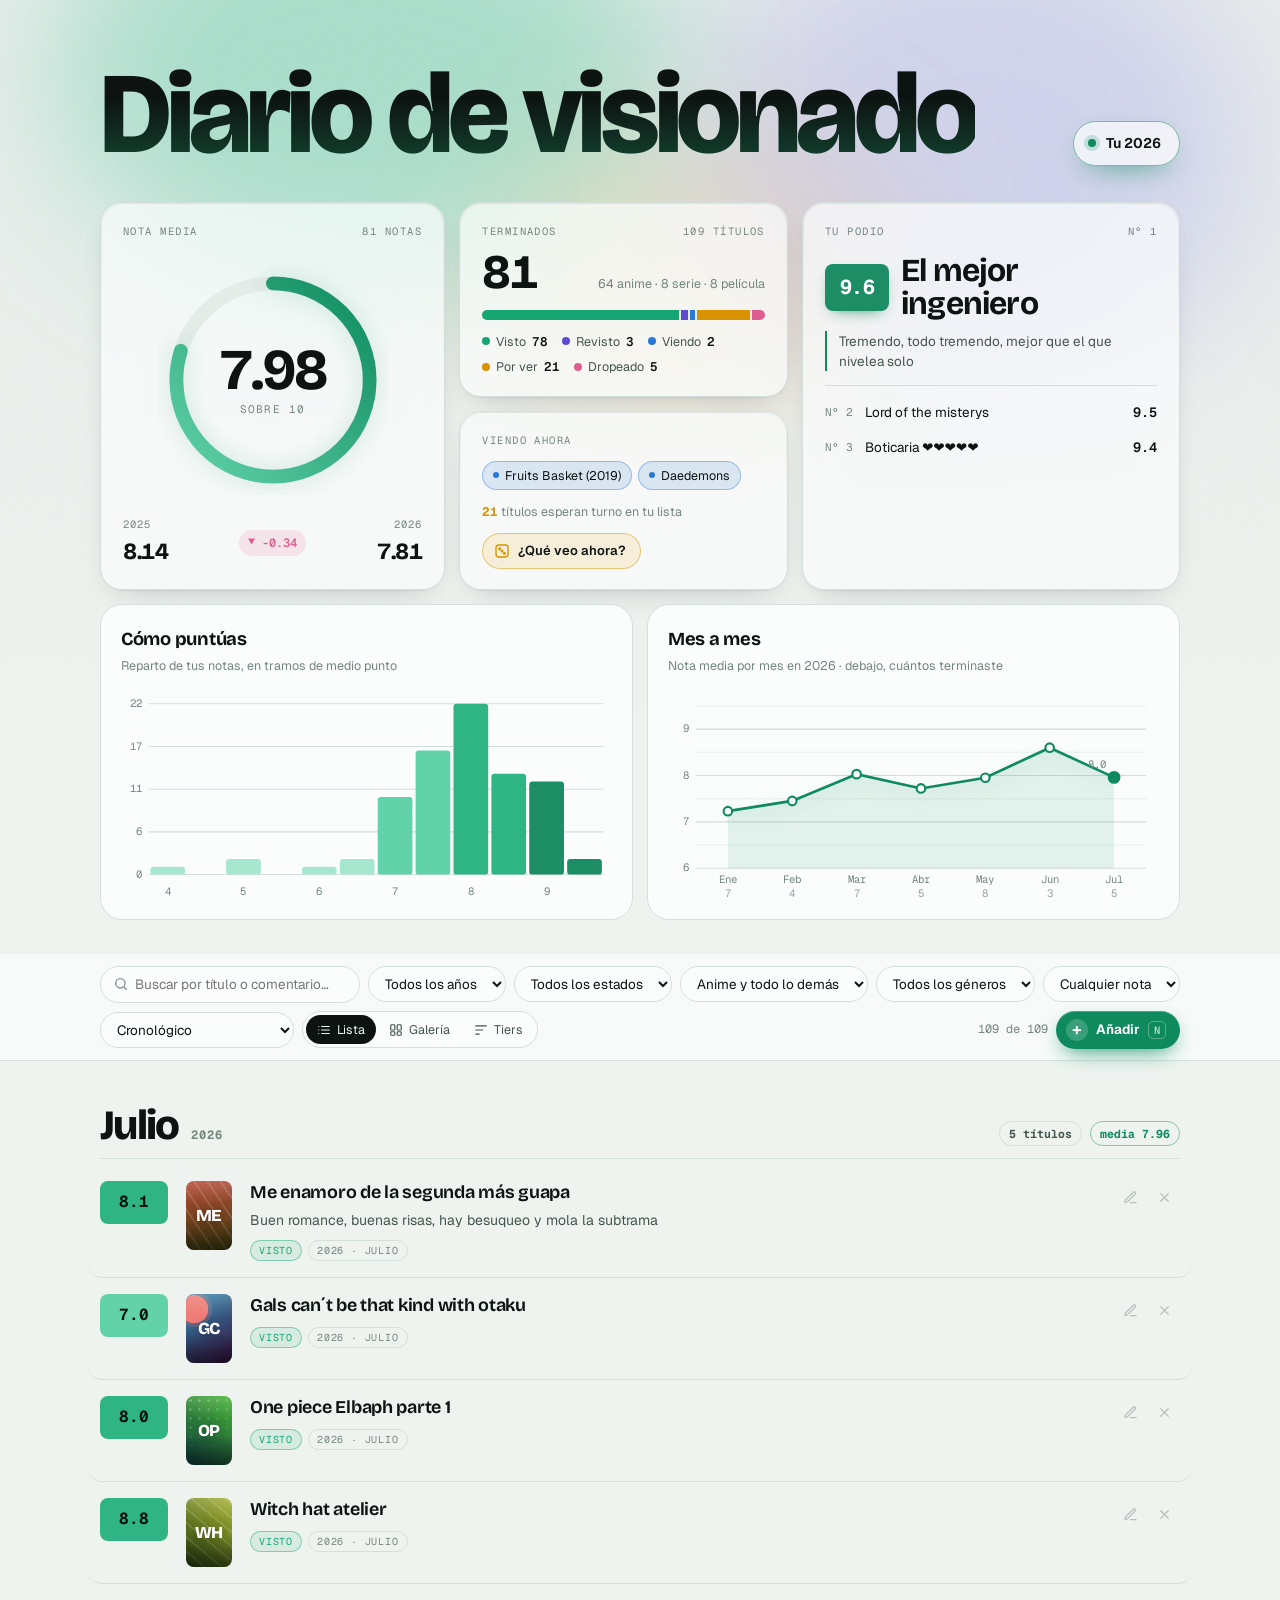
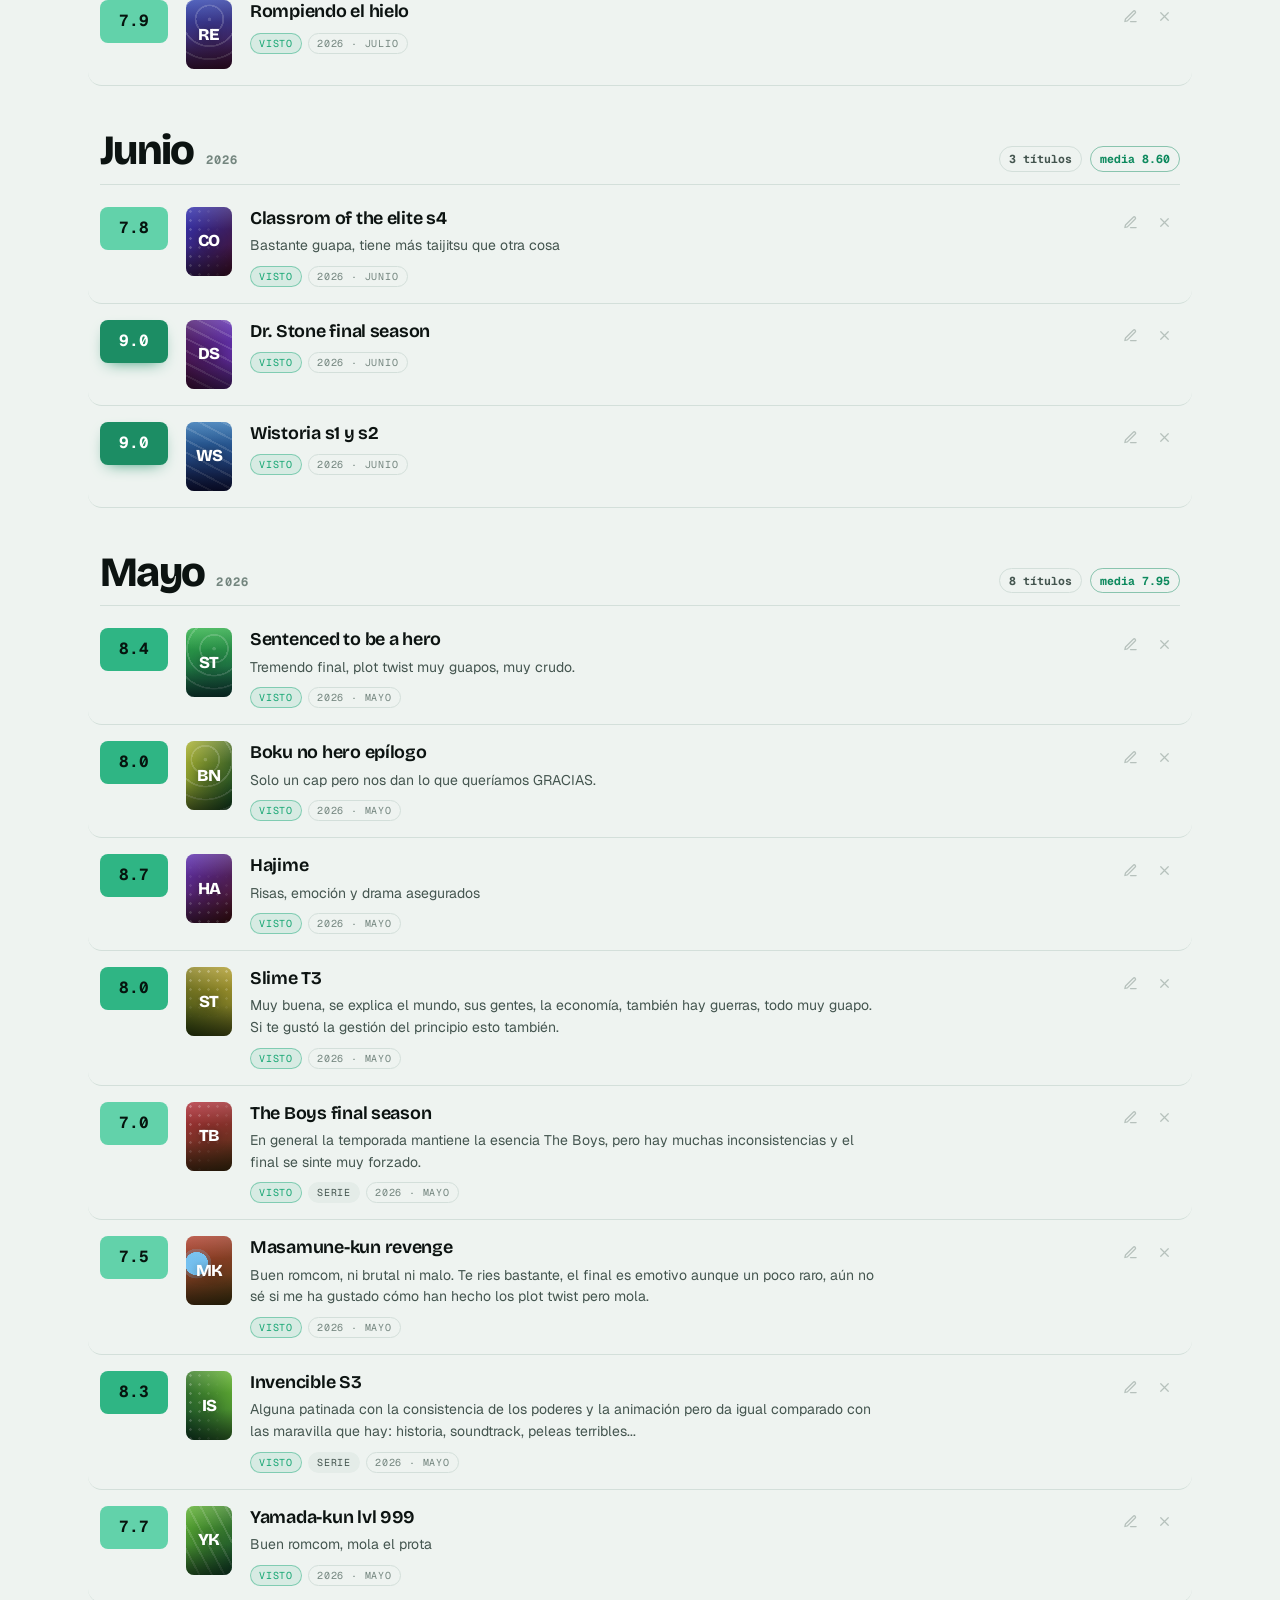
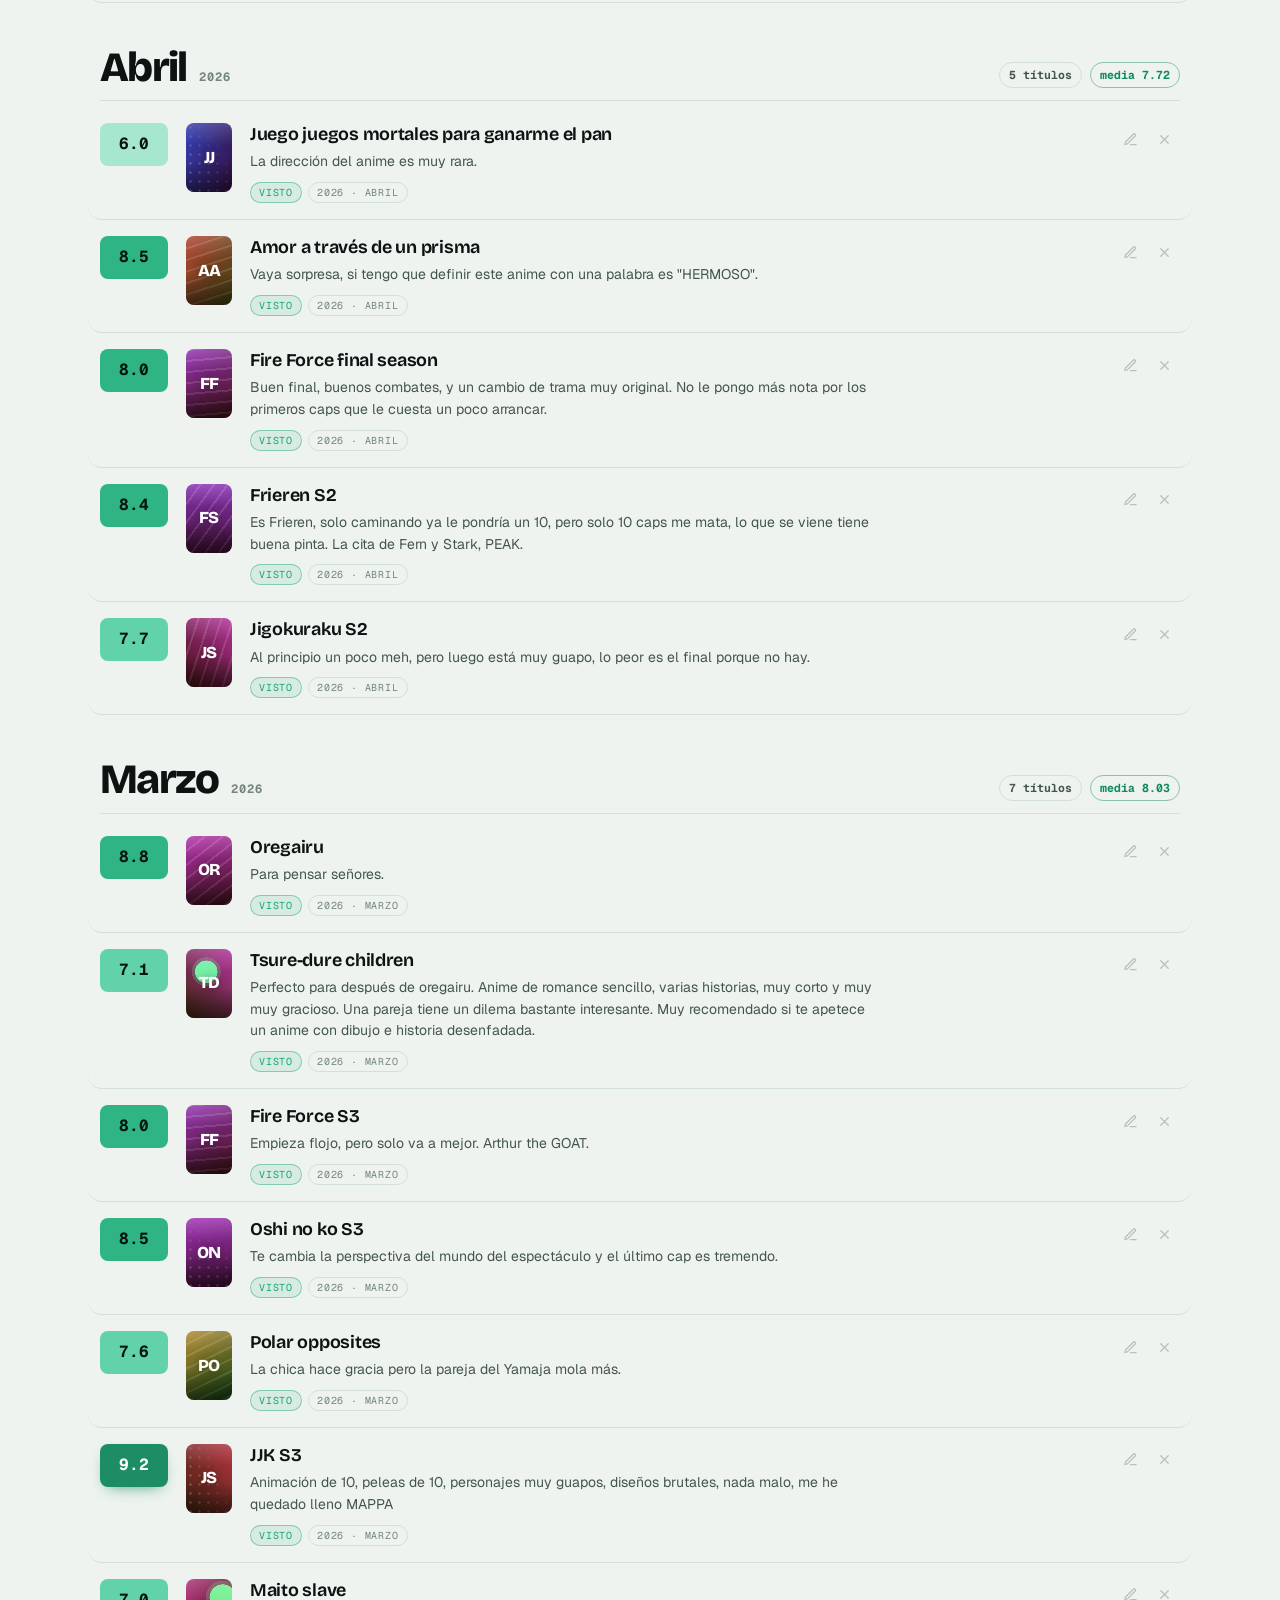
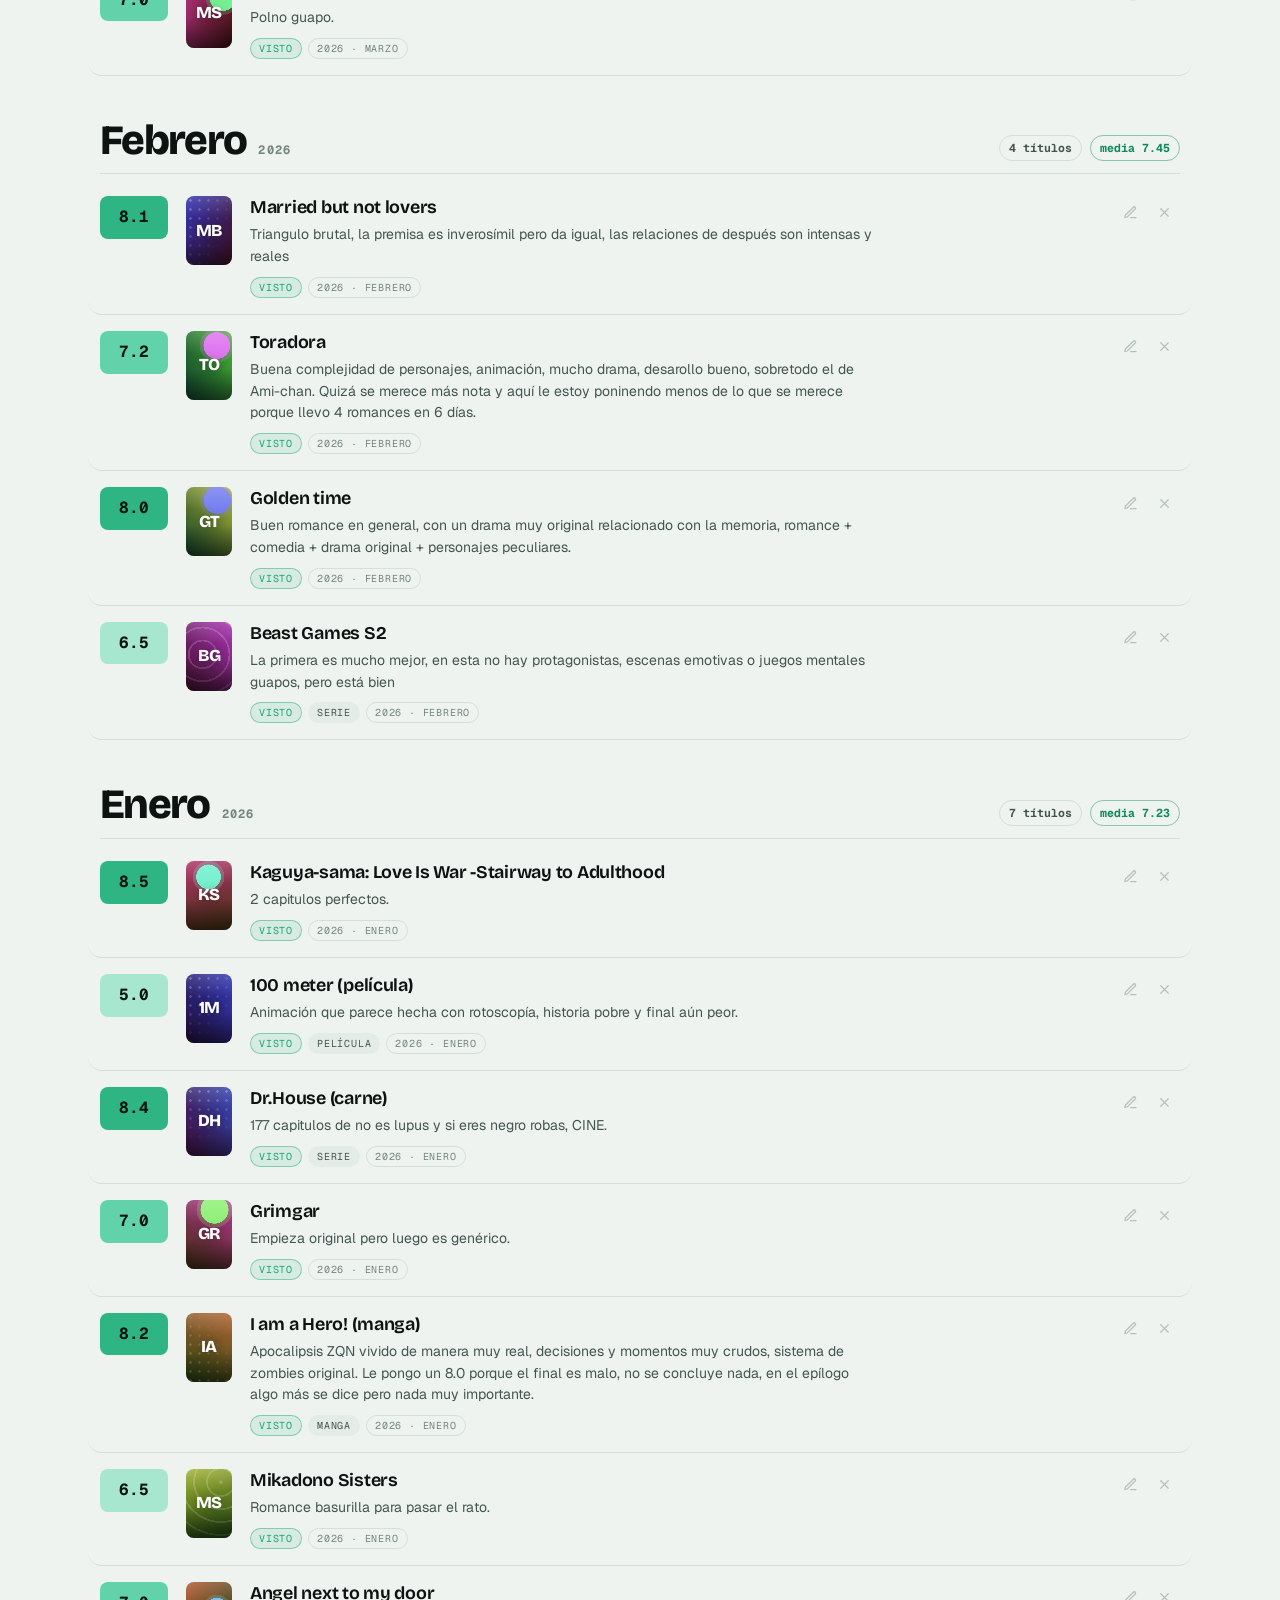
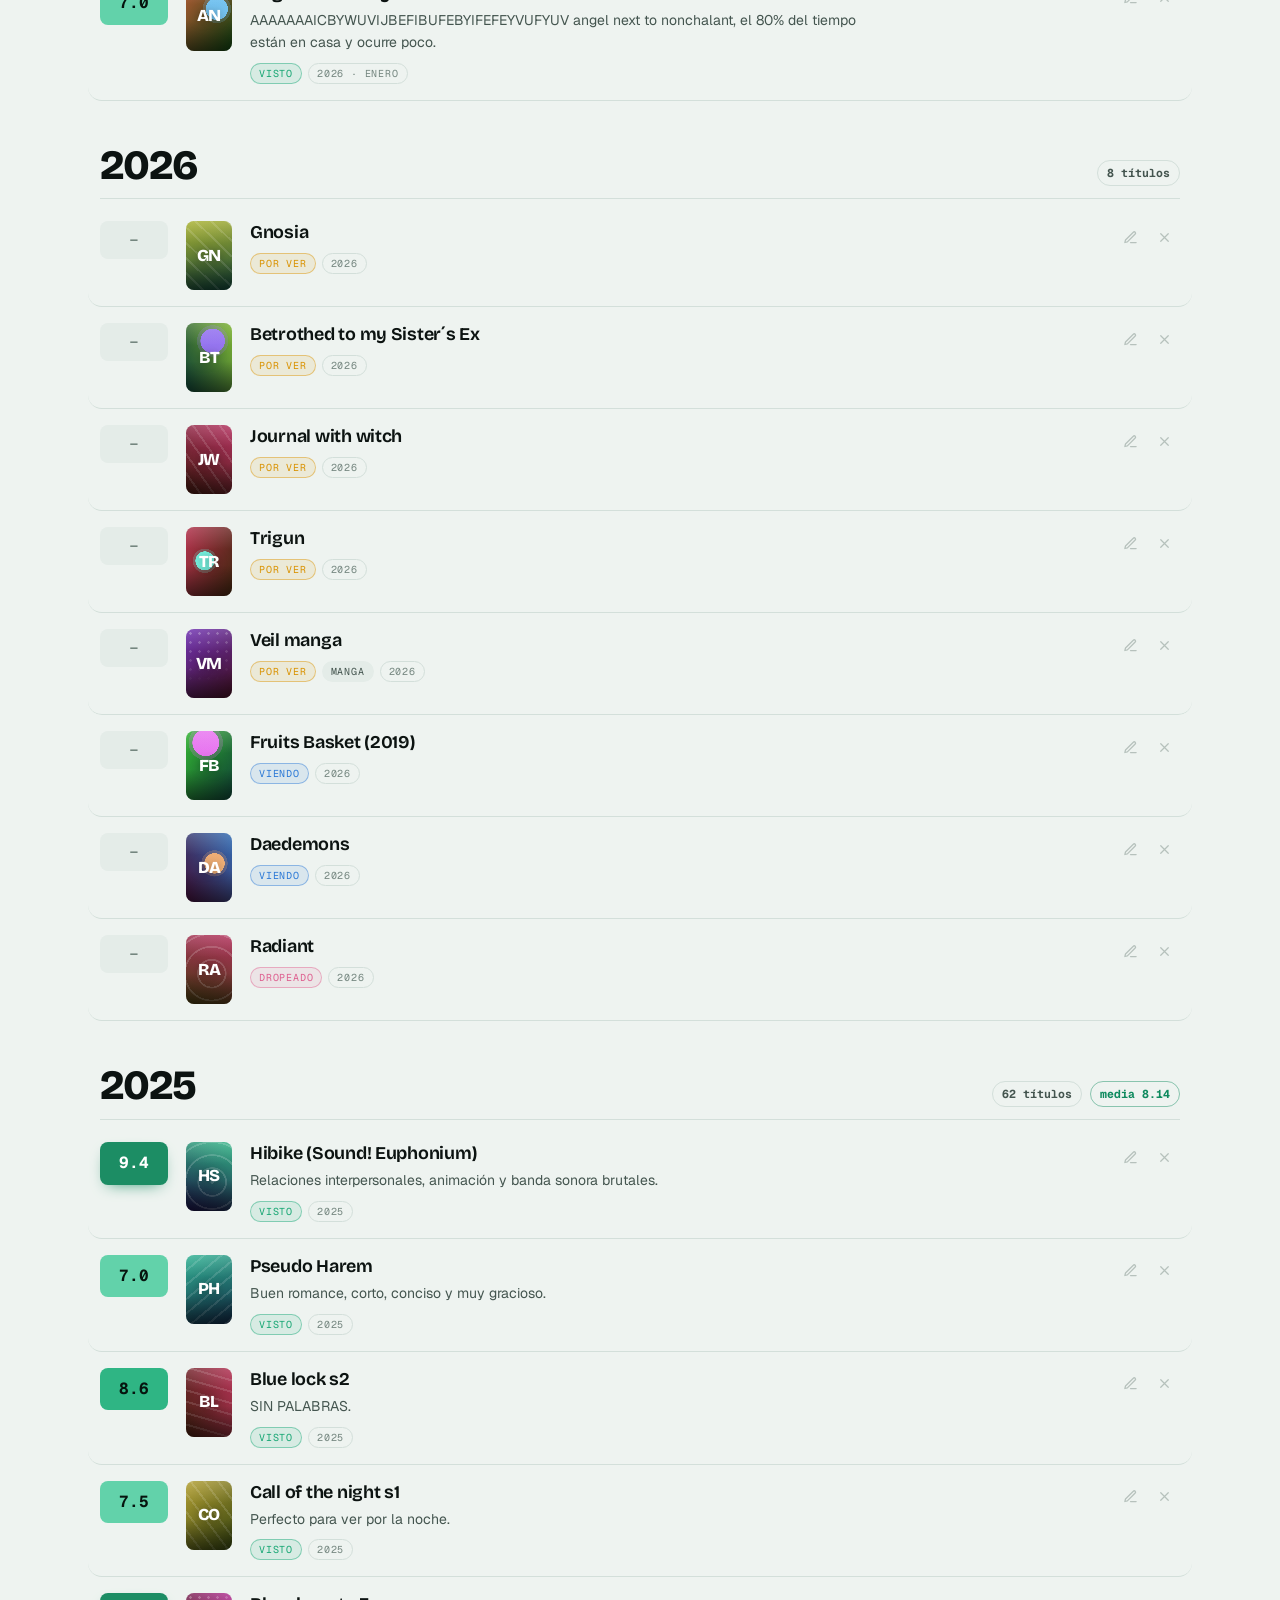
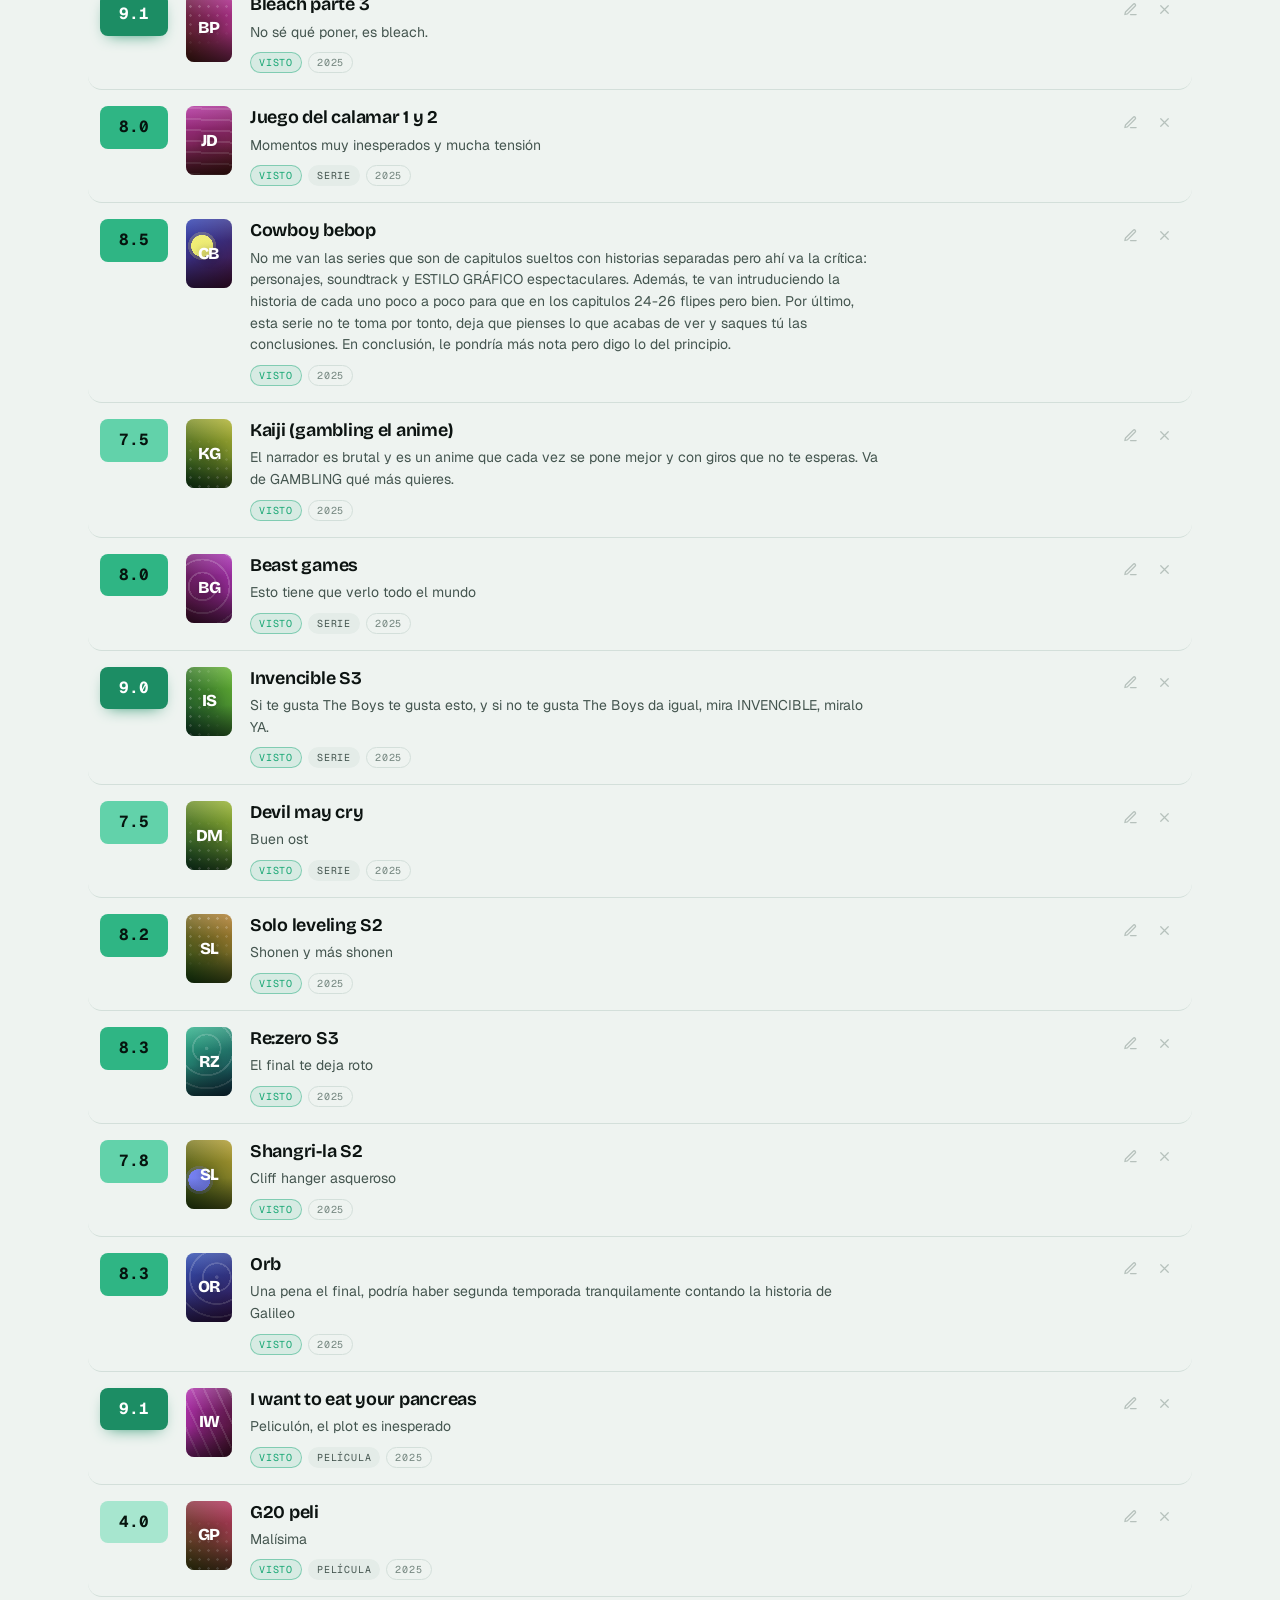
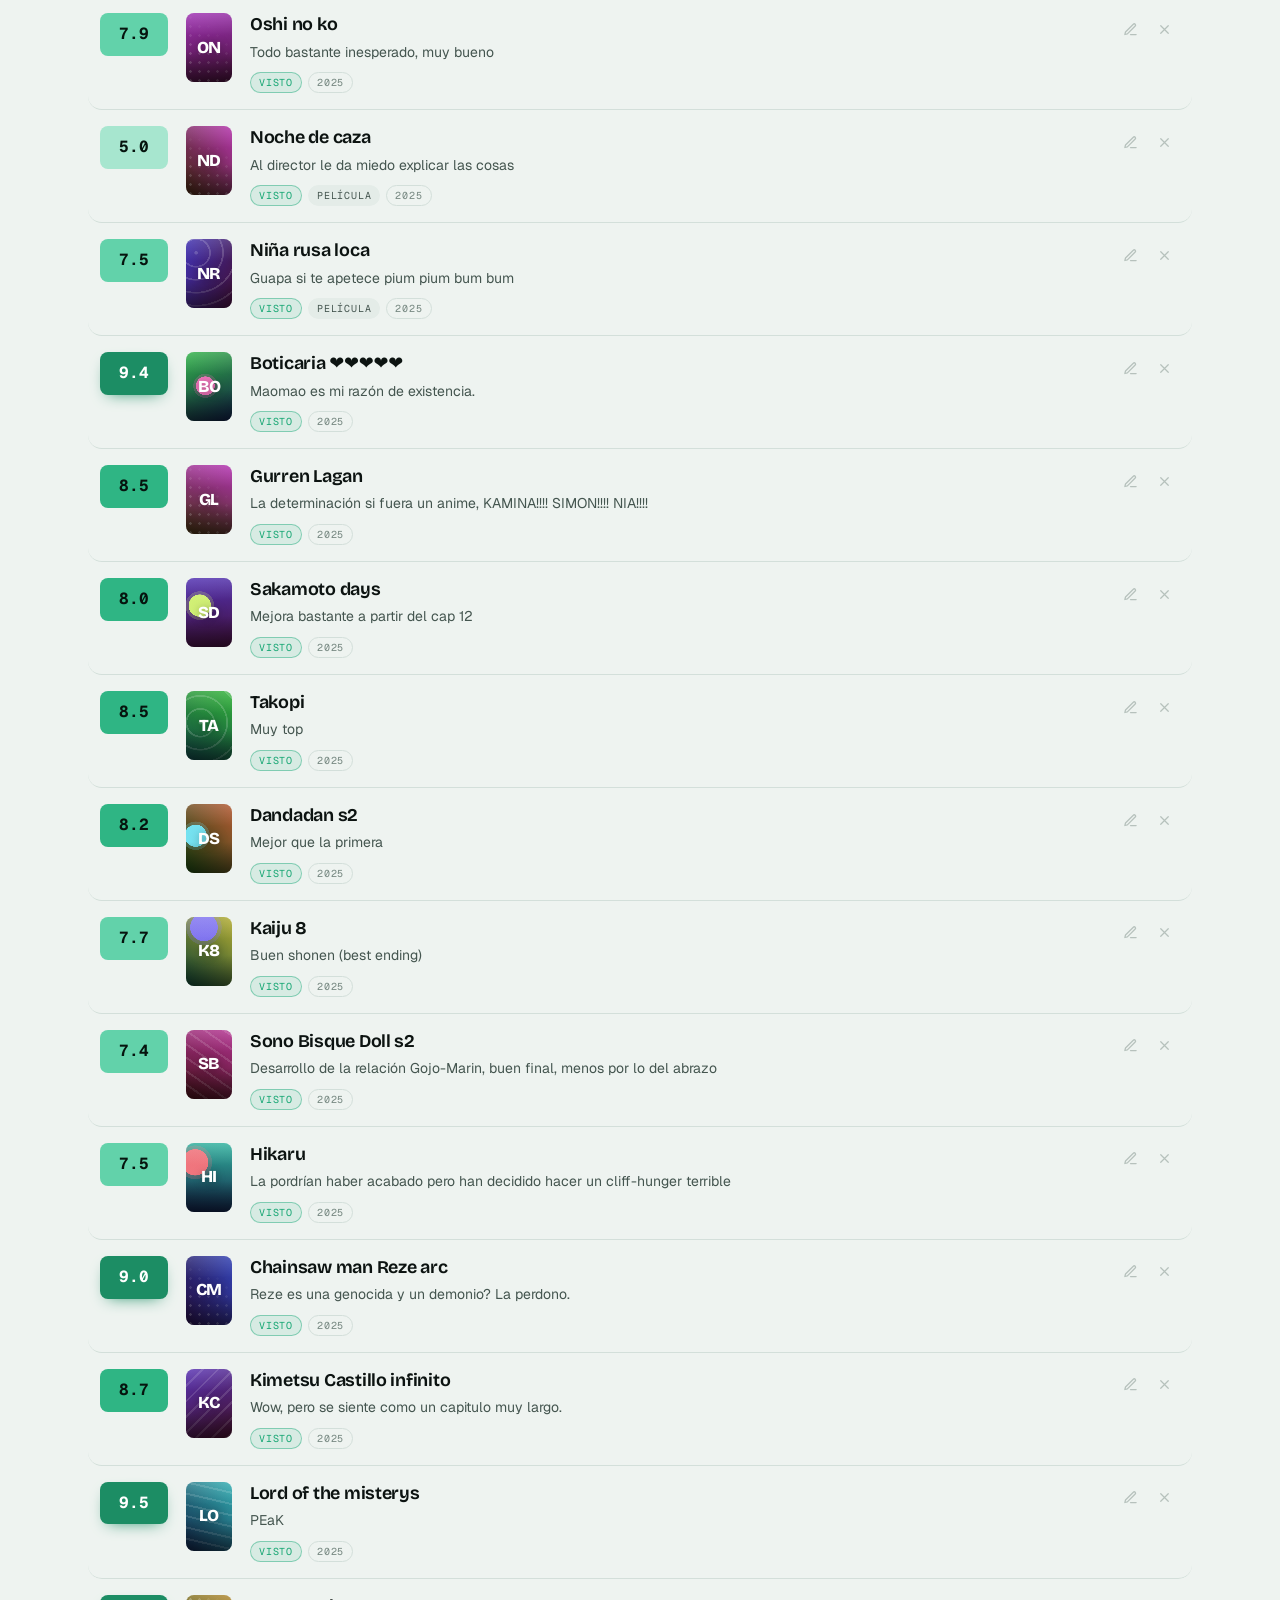
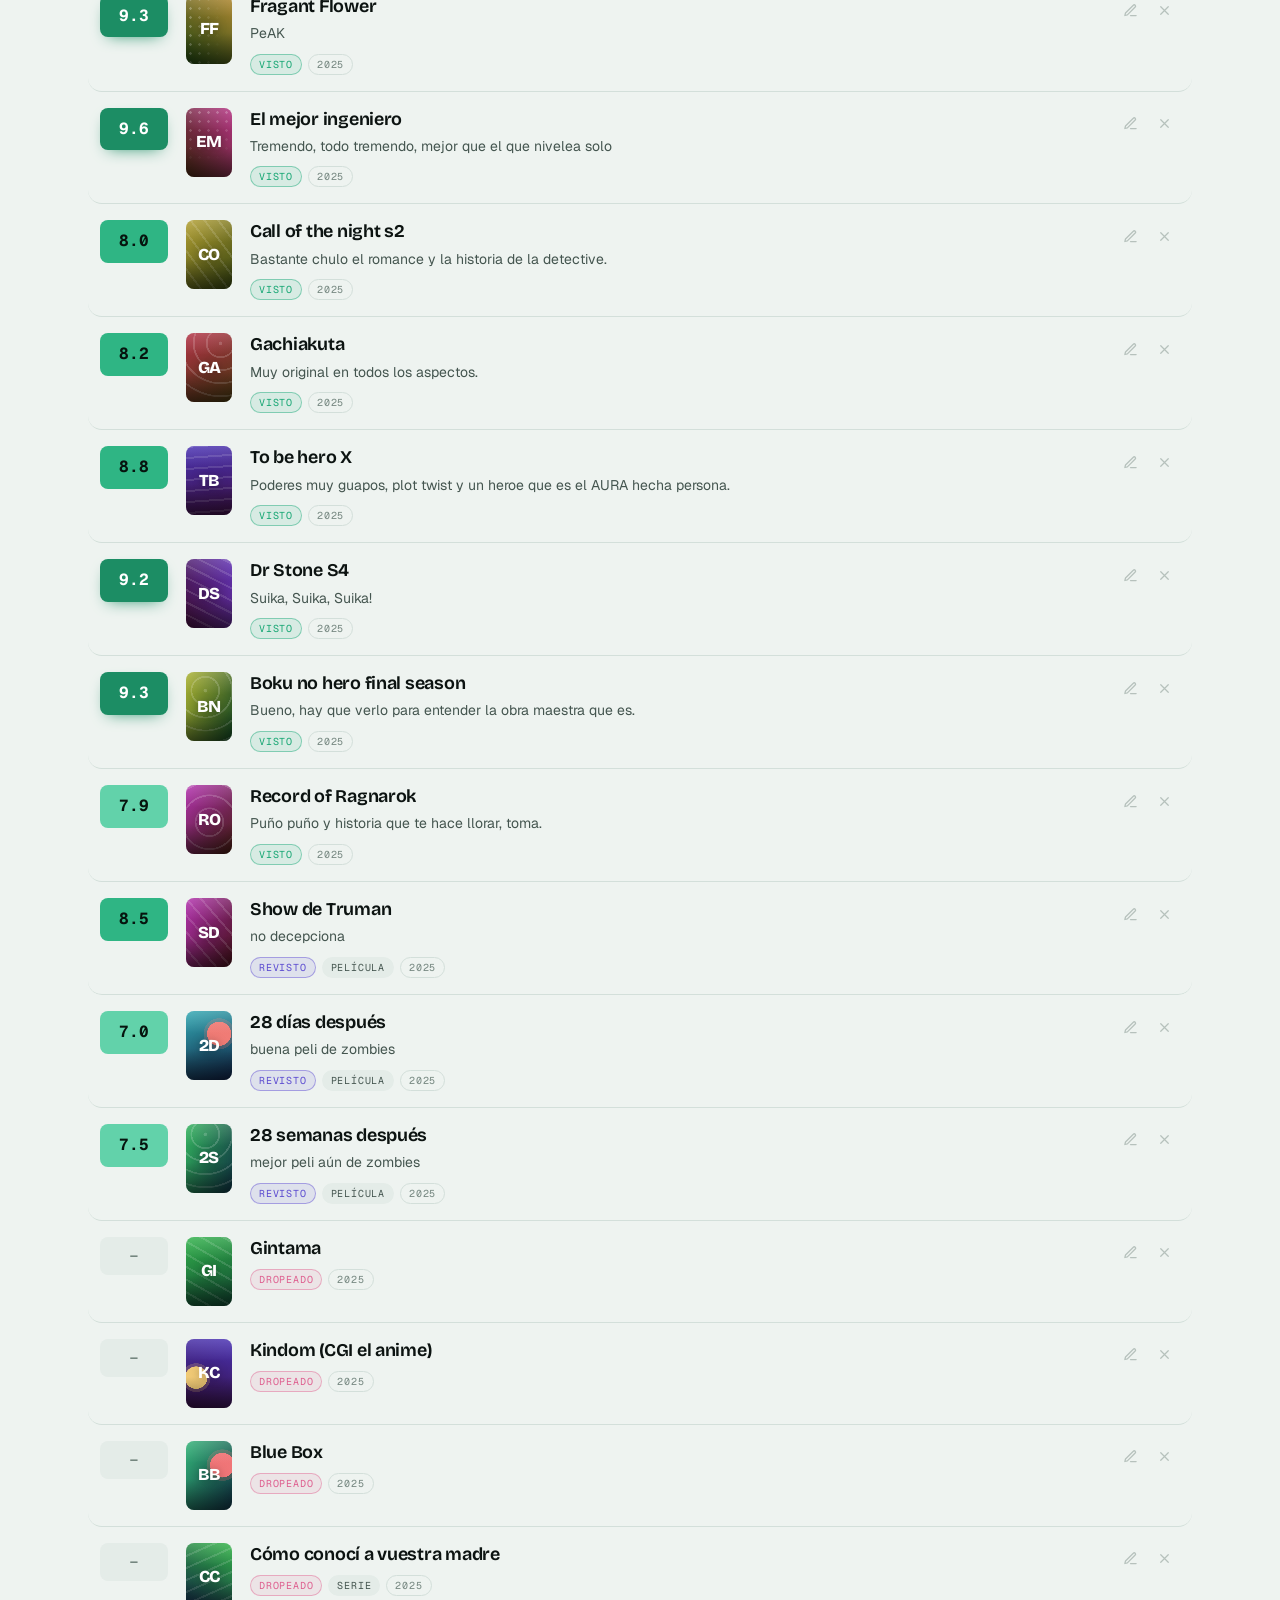
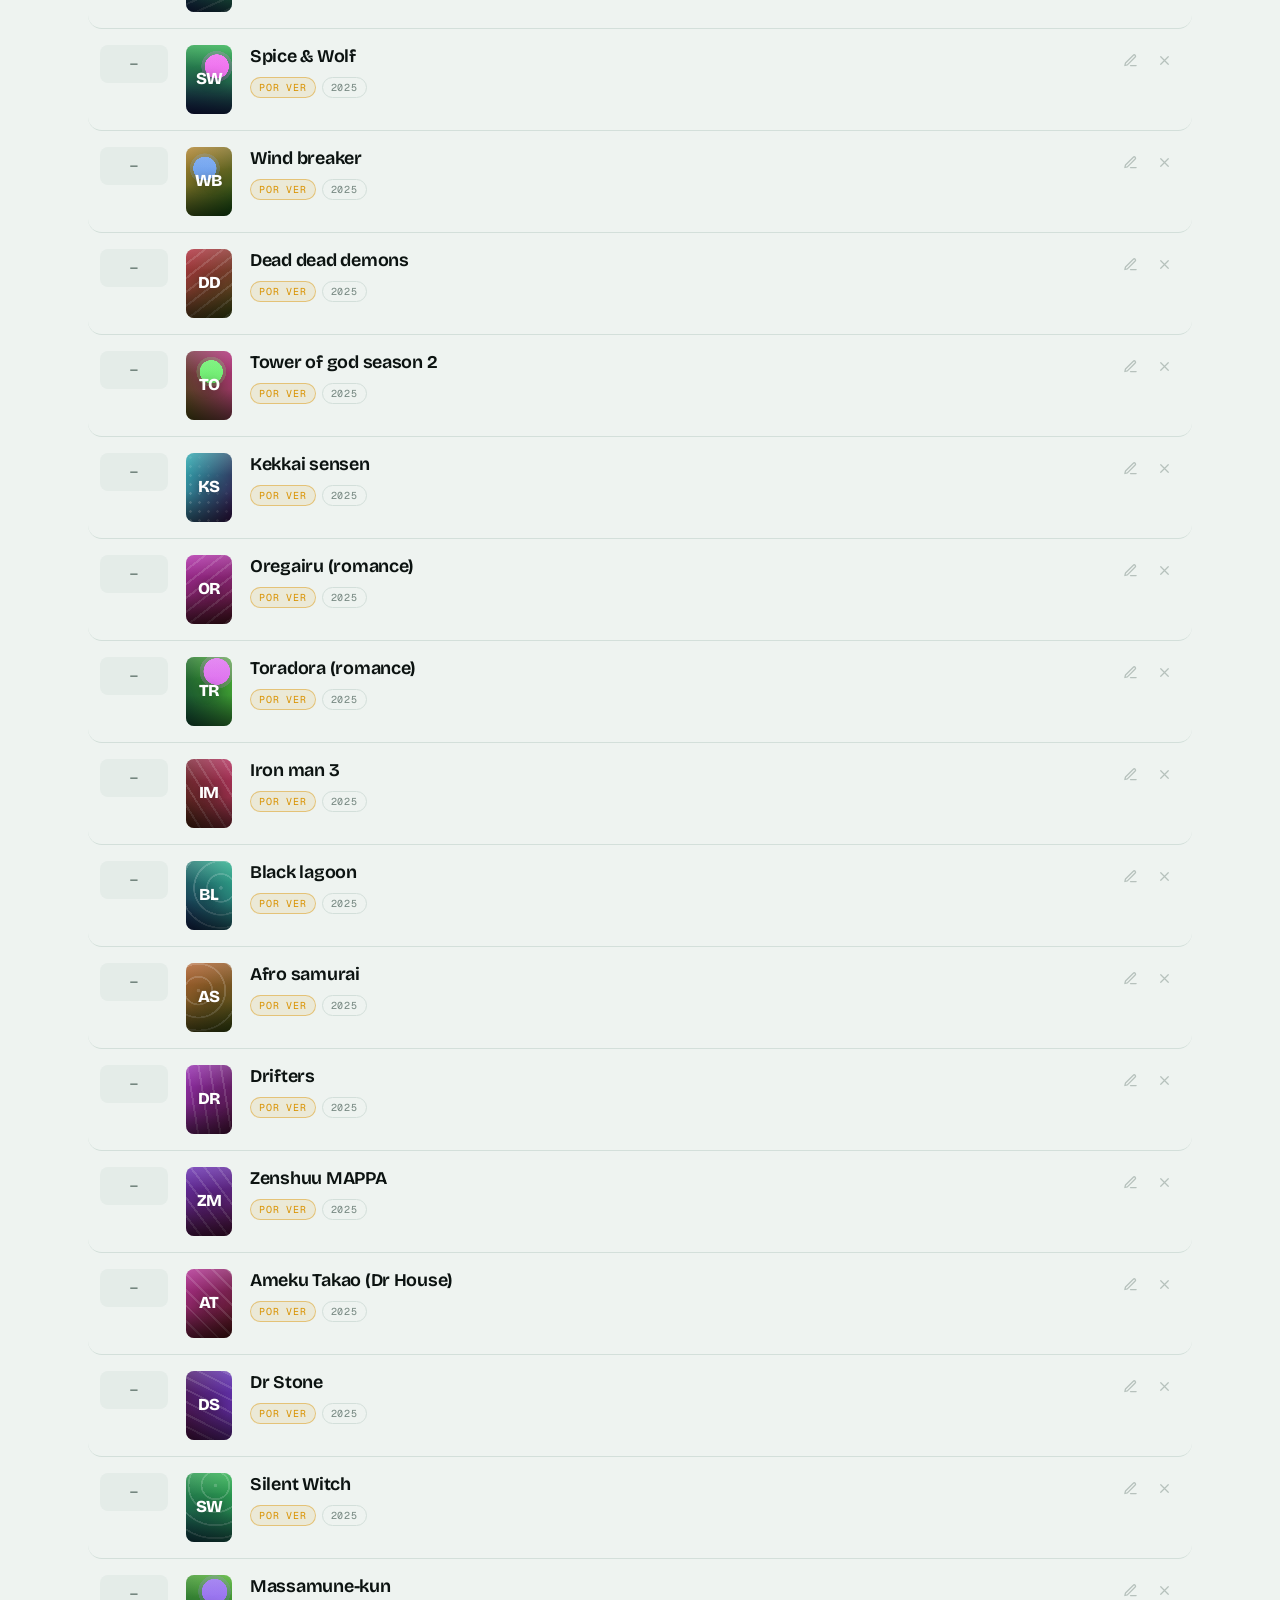
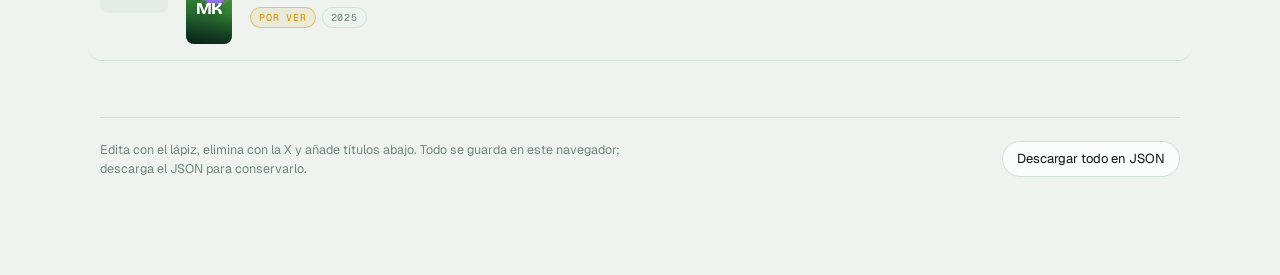
<file: diario-visionado.html>
<!doctype html><html><head><meta charset=utf8><meta name=viewport content="width=device-width,initial-scale=1"><style>:root{color-scheme:light}body{margin:0;padding:0;font:14px -apple-system,BlinkMacSystemFont,sans-serif;background:#faf9f5;color:#141413}img{max-width:100%}</style></head><body>
<title>Diario de visionado</title>
<link rel="preconnect" href="https://fonts.googleapis.com"><link rel="preconnect" href="https://fonts.gstatic.com" crossorigin><link rel="stylesheet" href="https://fonts.googleapis.com/css2?family=Bricolage+Grotesque:opsz,wght@12..96,500..800&family=Geist:wght@400..700&family=Geist+Mono:wght@400..700&display=swap">

<style>
/* ============================================================
   Tokens
   Tema claro en :root; el oscuro redefine solo los valores.
   El jade es el color de la casa; el oro queda reservado al 10.
   ============================================================ */
:root {
  color-scheme: light;
  --paper:      #eef3f0;
  --surface:    #fbfdfc;
  --surface-2:  #e4ece8;
  --glass:      rgba(251,253,252,.72);
  --ink:        #0c1311;
  --ink-2:      #44554f;
  --ink-3:      #74867f;
  --rule:       #d3dfda;
  --rule-2:     #bfcec8;
  --accent:     #0e8a5e;
  --accent-2:   #19b37c;
  --accent-ink: #ffffff;
  --glow:       rgba(14,138,94,.20);

  /* aurora de la cabecera */
  --au-1: rgba(25,179,124,.30);
  --au-2: rgba(92,86,230,.18);
  --au-3: rgba(240,169,59,.16);

  --n1: #a7e6cf;
  --n2: #62d2aa;
  --n3: #2fb584;
  --n4: #1c8d64;

  --e-visto:    #16a673;
  --e-revisto:  #5b4bd0;
  --e-viendo:   #2a78d6;
  --e-porver:   #d99200;
  --e-dropeado: #de5f8f;

  /* El oro solo aparece con un 10: si sale en pantalla, es que algo lo ha merecido */
  --oro-1: #f6c945;
  --oro-2: #fff3c2;
  --oro-3: #c7860f;
  --oro-ink: #2a1c00;
  --oro-glow: rgba(246,201,69,.45);
  --velo: rgba(12,19,17,.45);

  --r-xs: 4px;
  --r-sm: 8px;
  --r-md: 14px;
  --r-lg: 22px;
  --shadow: 0 1px 2px rgba(12,19,17,.06), 0 12px 32px -18px rgba(12,19,17,.28);

  --display: "Bricolage Grotesque", ui-sans-serif, system-ui, "Segoe UI", sans-serif;
  --sans:    "Geist", ui-sans-serif, system-ui, "Segoe UI", Roboto, "Helvetica Neue", Arial, sans-serif;
  --mono:    "Geist Mono", ui-monospace, "SF Mono", "DejaVu Sans Mono", Consolas, monospace;
}
@media (prefers-color-scheme: dark) {
  :root:not([data-theme="light"]) {
    color-scheme: dark;
    --paper:      #0a0f0e;
    --surface:    #111816;
    --surface-2:  #18211e;
    --glass:      rgba(12,18,16,.72);
    --ink:        #edf4f1;
    --ink-2:      #a2b3ad;
    --ink-3:      #6f807a;
    --rule:       #1f2a27;
    --rule-2:     #2c3935;
    --accent:     #46d19e;
    --accent-2:   #7ce6bf;
    --accent-ink: #04130d;
    --glow:       rgba(70,209,158,.22);
    --au-1: rgba(70,209,158,.20);
    --au-2: rgba(110,98,255,.20);
    --au-3: rgba(240,169,59,.10);
    --n1: #235f4a; --n2: #2f8565; --n3: #3fae86; --n4: #62d6aa;
    --e-visto: #2fc088; --e-revisto: #9a8cff; --e-viendo: #4f9bff;
    --e-porver: #f0b43a; --e-dropeado: #ff7aa8;
    --oro-1: #e8b93a; --oro-2: #fbe7a1; --oro-3: #b17808; --oro-glow: rgba(232,185,58,.32);
    --velo: rgba(0,0,0,.62);
    --shadow: 0 1px 2px rgba(0,0,0,.5), 0 16px 40px -22px rgba(0,0,0,.9);
  }
}
:root[data-theme="dark"] {
  color-scheme: dark;
  --paper:      #0a0f0e;
  --surface:    #111816;
  --surface-2:  #18211e;
  --glass:      rgba(12,18,16,.72);
  --ink:        #edf4f1;
  --ink-2:      #a2b3ad;
  --ink-3:      #6f807a;
  --rule:       #1f2a27;
  --rule-2:     #2c3935;
  --accent:     #46d19e;
  --accent-2:   #7ce6bf;
  --accent-ink: #04130d;
  --glow:       rgba(70,209,158,.22);
  --au-1: rgba(70,209,158,.20);
  --au-2: rgba(110,98,255,.20);
  --au-3: rgba(240,169,59,.10);
  --n1: #235f4a; --n2: #2f8565; --n3: #3fae86; --n4: #62d6aa;
  --e-visto: #2fc088; --e-revisto: #9a8cff; --e-viendo: #4f9bff;
  --e-porver: #f0b43a; --e-dropeado: #ff7aa8;
  --oro-1: #e8b93a; --oro-2: #fbe7a1; --oro-3: #b17808; --oro-glow: rgba(232,185,58,.32);
  --velo: rgba(0,0,0,.62);
  --shadow: 0 1px 2px rgba(0,0,0,.5), 0 16px 40px -22px rgba(0,0,0,.9);
}

* { box-sizing: border-box; }
[hidden] { display: none !important; }
html { background: var(--paper); }
body {
  margin: 0;
  background: var(--paper);
  color: var(--ink);
  font-family: var(--sans);
  font-size: 15px;
  line-height: 1.55;
  -webkit-font-smoothing: antialiased;
  overflow-x: hidden;
}
.wrap { max-width: 1120px; margin: 0 auto; padding-inline: 20px; padding-block: 0 96px; position: relative; }
@media (max-width: 520px) { .wrap { padding-inline: 16px; } }

/* ============================================================
   Cabecera: aurora, nombre y mosaico de cifras
   ============================================================ */
.aurora {
  position: absolute; left: 50%; top: 0; width: 100vw; height: 760px; transform: translateX(-50%);
  pointer-events: none; overflow: hidden; z-index: 0;
  -webkit-mask-image: linear-gradient(to bottom, #000 45%, transparent);
          mask-image: linear-gradient(to bottom, #000 45%, transparent);
}
.aurora i {
  position: absolute; border-radius: 50%; filter: blur(70px); opacity: 1;
  animation: deriva 22s ease-in-out infinite alternate;
}
.aurora i:nth-child(1) { width: 620px; height: 420px; left: 4%;  top: -140px; background: var(--au-1); }
.aurora i:nth-child(2) { width: 560px; height: 460px; right: 2%; top: -80px;  background: var(--au-2); animation-duration: 28s; animation-delay: -8s; }
.aurora i:nth-child(3) { width: 420px; height: 300px; left: 38%; top: 120px;  background: var(--au-3); animation-duration: 34s; animation-delay: -15s; }
@keyframes deriva {
  0%   { transform: translate(0, 0) scale(1); }
  50%  { transform: translate(60px, 30px) scale(1.08); }
  100% { transform: translate(-40px, 50px) scale(.95); }
}
/* grano fino por encima de la aurora, para que no parezca un degradado de plantilla */
.aurora::after {
  content: ""; position: absolute; inset: 0; opacity: .5; mix-blend-mode: overlay;
  background-image: url("data:image/svg+xml,%3Csvg xmlns='http://www.w3.org/2000/svg' width='160' height='160'%3E%3Cfilter id='n'%3E%3CfeTurbulence type='fractalNoise' baseFrequency='.9' numOctaves='2' stitchTiles='stitch'/%3E%3CfeColorMatrix values='0 0 0 0 .5  0 0 0 0 .5  0 0 0 0 .5  0 0 0 .35 0'/%3E%3C/filter%3E%3Crect width='100%25' height='100%25' filter='url(%23n)'/%3E%3C/svg%3E");
}

.head { position: relative; z-index: 1; padding-block: 64px 30px; }
.nombre-caja { display: flex; align-items: flex-end; gap: 12px; min-width: 0; }
h1 {
  font-family: var(--display); font-weight: 800; font-optical-sizing: auto;
  font-size: clamp(3rem, 10vw, 7.2rem); line-height: .88; letter-spacing: -.045em;
  margin: 0; text-wrap: balance;
  background: linear-gradient(180deg, var(--ink) 30%, color-mix(in srgb, var(--ink) 55%, var(--accent)));
  -webkit-background-clip: text; background-clip: text; color: transparent;
  padding-bottom: .06em;
}
#nombre { outline: none; border-radius: var(--r-sm); cursor: text; min-width: 1ch; overflow-wrap: anywhere; }
#nombre[contenteditable="true"] {
  -webkit-text-fill-color: var(--ink); color: var(--ink); background: none;
  box-shadow: 0 3px 0 var(--accent);
}
#nombre:focus-visible { box-shadow: 0 3px 0 var(--accent); }
.nombre-caja .icon { flex: none; opacity: 0; transition: opacity .15s; margin-bottom: .6em; }
.nombre-caja:hover .icon, .nombre-caja .icon:focus-visible { opacity: 1; }
@media (hover: none) { .nombre-caja .icon { opacity: .6; } }

/* Mosaico: anillo de nota | terminados + en marcha | podio */
.bento {
  position: relative; z-index: 1;
  display: grid; gap: 14px;
  grid-template-columns: 1.05fr 1fr 1.15fr;
  grid-template-areas: "media hechos podio" "media marcha podio";
}
@media (max-width: 900px) {
  .bento { grid-template-columns: 1fr 1fr; grid-template-areas: "media hechos" "media marcha" "podio podio"; }
}
@media (max-width: 600px) {
  .bento { grid-template-columns: 1fr; grid-template-areas: "media" "hechos" "marcha" "podio"; }
}
.panel {
  position: relative; background: var(--glass); border: 1px solid var(--rule);
  border-radius: var(--r-lg); padding: 20px 22px;
  -webkit-backdrop-filter: blur(18px) saturate(1.2); backdrop-filter: blur(18px) saturate(1.2);
  box-shadow: var(--shadow); min-width: 0;
}
.panel::before {
  /* filo de luz arriba: da volumen sin usar otra sombra */
  content: ""; position: absolute; inset: 0; border-radius: inherit; pointer-events: none;
  background: linear-gradient(180deg, color-mix(in srgb, var(--ink) 7%, transparent), transparent 40%);
  -webkit-mask: linear-gradient(#000, #000) content-box, linear-gradient(#000, #000);
  -webkit-mask-composite: xor; mask-composite: exclude; padding: 1px;
}
.p-media  { grid-area: media; display: grid; align-content: space-between; gap: 18px; }
.p-hechos { grid-area: hechos; }
.p-marcha { grid-area: marcha; }
.p-podio  { grid-area: podio; display: grid; align-content: start; gap: 14px; }
.lbl {
  font-family: var(--mono); font-size: 10.5px; letter-spacing: .14em; text-transform: uppercase;
  color: var(--ink-3); margin: 0; display: flex; justify-content: space-between; gap: 8px;
}
.big {
  font-family: var(--display); font-weight: 700; font-size: 3rem; line-height: 1;
  letter-spacing: -.035em; font-variant-numeric: tabular-nums;
}
.big small { font-size: .42em; font-weight: 600; color: var(--ink-3); letter-spacing: 0; margin-left: 4px; }

/* anillo de la nota media, sobre 10 */
.anillo { position: relative; width: min(230px, 100%); aspect-ratio: 1; margin: 4px auto 0; max-width: 100%; }
.anillo svg { width: 100%; height: 100%; transform: rotate(-90deg); display: block; }
.anillo .pista { fill: none; stroke: var(--surface-2); stroke-width: 12; }
.anillo .arco {
  fill: none; stroke: url(#grad-anillo); stroke-width: 12; stroke-linecap: round;
  transition: stroke-dashoffset 1.1s cubic-bezier(.2,.8,.2,1);
  filter: drop-shadow(0 0 10px var(--glow));
}
.anillo .marca { stroke: var(--ink-3); stroke-width: 1.5; }
.anillo-centro {
  position: absolute; inset: 0; display: grid; place-content: center; text-align: center; gap: 2px;
}
.anillo-centro .big { font-size: clamp(2.8rem, 6vw, 3.6rem); }
.anillo-centro .de { font-family: var(--mono); font-size: 11px; color: var(--ink-3); letter-spacing: .1em; }
.anios { display: grid; grid-template-columns: 1fr auto 1fr; align-items: center; gap: 10px; }
.anio-c { display: grid; gap: 1px; }
.anio-c:last-child { text-align: right; }
.anio-c span { font-family: var(--mono); font-size: 10.5px; color: var(--ink-3); letter-spacing: .1em; }
.anio-c b { font-family: var(--display); font-size: 1.45rem; font-weight: 700; font-variant-numeric: tabular-nums; letter-spacing: -.02em; }
.delta {
  font-family: var(--mono); font-size: 12px; font-weight: 600; padding: 4px 9px; border-radius: 999px;
  white-space: nowrap;
}
.delta.sube { color: var(--e-visto); background: color-mix(in srgb, var(--e-visto) 14%, transparent); }
.delta.baja { color: var(--e-dropeado); background: color-mix(in srgb, var(--e-dropeado) 14%, transparent); }

/* barra de estados: cada tramo mide lo que pesa ese estado */
.barra-est { display: flex; height: 10px; border-radius: 999px; overflow: hidden; gap: 2px; margin: 14px 0 12px; background: var(--surface-2); }
.barra-est span { display: block; min-width: 3px; transition: flex-grow .6s; }
.leyenda { display: flex; flex-wrap: wrap; gap: 6px 14px; font-size: 12.5px; color: var(--ink-2); }
.leyenda span { display: inline-flex; align-items: center; gap: 6px; }
.leyenda i { width: 8px; height: 8px; border-radius: 50%; display: inline-block; }
.leyenda b { font-family: var(--mono); font-weight: 600; color: var(--ink); font-variant-numeric: tabular-nums; }

.hechos-fila { display: flex; align-items: baseline; justify-content: space-between; gap: 12px; margin-top: 8px; }
.hechos-fila .sub2 { font-size: 12.5px; color: var(--ink-3); text-align: right; }

.marcha-lista { display: flex; flex-wrap: wrap; gap: 6px; margin-top: 12px; }
.marcha-lista span {
  font-size: 12.5px; padding: 4px 10px; border-radius: 999px; color: var(--ink);
  background: color-mix(in srgb, var(--e-viendo) 14%, transparent);
  border: 1px solid color-mix(in srgb, var(--e-viendo) 40%, transparent);
  display: inline-flex; align-items: center; gap: 6px; max-width: 100%;
  white-space: nowrap; overflow: hidden; text-overflow: ellipsis;
}
.marcha-lista span::before {
  content: ""; width: 6px; height: 6px; border-radius: 50%; background: var(--e-viendo); flex: none;
  animation: latido 1.8s ease-in-out infinite;
}
@keyframes latido { 50% { opacity: .3; } }
.marcha-pie { margin-top: 12px; font-size: 12.5px; color: var(--ink-3); }
.marcha-pie b { color: var(--e-porver); font-family: var(--mono); }

/* podio: el primero grande, los otros dos debajo */
.oro-1 { display: grid; gap: 10px; }
.oro-1 .fav-titulo {
  font-family: var(--display); font-weight: 700; font-size: clamp(1.5rem, 2.6vw, 2rem);
  line-height: 1.05; letter-spacing: -.025em; text-wrap: balance; overflow-wrap: anywhere;
}
.oro-1 .fav-com {
  margin: 0; font-size: 13.5px; color: var(--ink-2); line-height: 1.5;
  border-left: 2px solid var(--accent); padding-left: 12px; max-width: 48ch;
  display: -webkit-box; -webkit-line-clamp: 3; -webkit-box-orient: vertical; overflow: hidden;
}
.fav-cab { display: flex; align-items: center; gap: 12px; }
.fav-cab .score { width: 64px; flex: none; font-size: 1.25rem; padding: 8px 0; }
.medalla {
  font-family: var(--mono); font-size: 10.5px; letter-spacing: .12em; text-transform: uppercase;
  color: var(--ink-3);
}
.podio-resto { display: grid; gap: 2px; border-top: 1px solid var(--rule); padding-top: 10px; }
.podio-resto div {
  display: grid; grid-template-columns: auto 1fr auto; gap: 12px; align-items: center;
  padding: 6px 0; font-size: 13.5px; min-width: 0;
}
.podio-resto .pos { font-family: var(--mono); font-size: 11px; color: var(--ink-3); }
.podio-resto .t { white-space: nowrap; overflow: hidden; text-overflow: ellipsis; }
.podio-resto .n { font-family: var(--mono); font-weight: 600; font-variant-numeric: tabular-nums; }

/* ============================================================
   Graficas
   ============================================================ */
.charts { display: grid; grid-template-columns: 1fr 1fr; gap: 14px; padding-block: 14px 8px; position: relative; z-index: 1; }
@media (max-width: 760px) { .charts { grid-template-columns: 1fr; } }
.card {
  background: var(--surface); border: 1px solid var(--rule);
  border-radius: var(--r-lg); padding: 20px 20px 14px;
}
.card h2 {
  font-family: var(--display); font-size: 1.15rem; font-weight: 700; letter-spacing: -.015em; margin: 0 0 2px;
}
.card .sub { font-size: 12.5px; color: var(--ink-3); margin: 0 0 16px; }
.plot { width: 100%; overflow-x: auto; }
svg { display: block; max-width: 100%; }
.grid-line { stroke: var(--rule); stroke-width: 1; }
.axis-t { font-family: var(--mono); font-size: 10px; fill: var(--ink-3); }
.bar { transition: opacity .12s; cursor: pointer; }
.bar:hover { opacity: .78; }
.bar.apagado { opacity: .25; }
.punto-sel { stroke: var(--ink); stroke-width: 2.5; }
.dot-line { stroke: var(--accent); stroke-width: 2.5; fill: none; filter: drop-shadow(0 4px 8px var(--glow)); }
.sel-chip {
  display: inline-flex; align-items: center; gap: 7px;
  background: var(--ink); color: var(--paper); border: none;
  font-size: 12.5px; font-weight: 600; padding: 6px 10px 6px 12px; border-radius: 999px;
}
.sel-chip::after { content: "\00d7"; font-size: 15px; line-height: 1; opacity: .8; }
.sel-chip.oculto { display: none; }

/* ============================================================
   Barra de filtros (fija arriba, translucida)
   ============================================================ */
.controls {
  position: sticky; top: env(safe-area-inset-top, 0px); z-index: 20;
  margin-top: 26px; padding: 12px 0;
  display: flex; flex-wrap: wrap; gap: 8px; align-items: center;
}
.controls::before {
  content: ""; position: absolute; inset: 0 -100vw; z-index: -1;
  background: var(--glass); border-bottom: 1px solid var(--rule);
  -webkit-backdrop-filter: blur(16px) saturate(1.3); backdrop-filter: blur(16px) saturate(1.3);
}
input[type="search"], select, input[type="text"], input[type="number"], textarea {
  font: inherit; font-size: 13.5px; color: var(--ink); background: var(--surface);
  border: 1px solid var(--rule); border-radius: 999px; padding: 7px 12px;
  transition: border-color .12s;
}
textarea, .editor input, .editor select { border-radius: var(--r-sm); }
input:hover, select:hover, textarea:hover { border-color: var(--rule-2); }
input[type="search"] { flex: 1 1 220px; min-width: 160px; padding-left: 34px;
  background: var(--surface) url("data:image/svg+xml,%3Csvg xmlns='http://www.w3.org/2000/svg' width='16' height='16' viewBox='0 0 24 24' fill='none' stroke='%237f918a' stroke-width='2' stroke-linecap='round'%3E%3Ccircle cx='11' cy='11' r='7'/%3E%3Cpath d='m20 20-3.5-3.5'/%3E%3C/svg%3E") no-repeat 12px 50%; }
select { cursor: pointer; }
:is(input, select, textarea, button, [contenteditable]):focus-visible { outline: 2px solid var(--accent); outline-offset: 2px; }
.count { font-family: var(--mono); font-size: 12px; color: var(--ink-3); margin-left: auto; font-variant-numeric: tabular-nums; }
button {
  font: inherit; font-size: 13px; cursor: pointer; border-radius: 999px;
  border: 1px solid var(--rule); background: var(--surface); color: var(--ink);
  padding: 7px 14px; transition: border-color .12s, background-color .12s;
}
button:hover { border-color: var(--rule-2); }
button.primary { background: var(--accent); color: var(--accent-ink); border-color: transparent; font-weight: 650; }

.add-btn {
  display: inline-flex; align-items: center; gap: 8px;
  background: var(--accent); color: var(--accent-ink); border: none;
  font-weight: 650; font-size: 13.5px; padding: 8px 14px 8px 10px; border-radius: 999px;
  box-shadow: 0 1px 0 rgba(255,255,255,.25) inset, 0 8px 22px -8px var(--accent);
  transition: transform .15s, box-shadow .15s, filter .15s;
}
.add-btn:hover { filter: brightness(1.07); transform: translateY(-1px); box-shadow: 0 1px 0 rgba(255,255,255,.25) inset, 0 14px 28px -10px var(--accent); }
.add-btn:active { transform: translateY(0); }
.add-btn .mas {
  width: 22px; height: 22px; border-radius: 50%; display: grid; place-items: center;
  background: color-mix(in srgb, var(--accent-ink) 18%, transparent); font-size: 17px; line-height: 1;
}
.add-btn kbd {
  font-family: var(--mono); font-size: 10.5px; font-weight: 500; opacity: .75;
  border: 1px solid color-mix(in srgb, var(--accent-ink) 40%, transparent); border-radius: 5px; padding: 0 5px;
}
@media (max-width: 560px) { .add-btn kbd { display: none; } }

/* En el movil los filtros van en una sola fila que se desliza de lado (fija arriba
   ocupaban media pantalla) y "Añadir" pasa a boton flotante, siempre a mano.
   Sin backdrop-filter aqui: crearia un contenedor y el boton fijo dejaria de flotar. */
@media (max-width: 640px) {
  .controls {
    flex-wrap: nowrap; overflow-x: auto; scrollbar-width: none;
    margin-inline: -16px; padding: 10px 16px; background: var(--paper); border-bottom: 1px solid var(--rule);
  }
  .controls::-webkit-scrollbar { display: none; }
  .controls::before { display: none; }
  .controls > * { flex: none; }
  .controls input[type="search"] { flex: 0 0 210px; }
  .count { display: none; }
  .add-btn {
    position: fixed; right: 16px; bottom: calc(18px + env(safe-area-inset-bottom, 0px)); z-index: 30;
    padding: 13px 18px 13px 13px; font-size: 15px;
  }
}

.aviso {
  display: flex; flex-wrap: wrap; gap: 12px; align-items: center;
  background: var(--surface); border: 1px solid var(--rule);
  border-radius: var(--r-md); padding: 10px 10px 10px 16px; margin-top: 18px; font-size: 13px; color: var(--ink-2);
}
.aviso::before { content: ""; width: 8px; height: 8px; border-radius: 50%; background: var(--accent); box-shadow: 0 0 0 4px var(--glow); }
.aviso .sp { margin-left: auto; display: flex; gap: 8px; flex-wrap: wrap; }
.aviso.oculto { display: none; }

/* ============================================================
   Listado como linea de tiempo
   ============================================================ */
.group { margin-top: 44px; position: relative; }
.group > h3 {
  margin: 0 0 6px; padding-bottom: 12px; border-bottom: 1px solid var(--rule);
  display: flex; justify-content: space-between; align-items: flex-end; gap: 12px; flex-wrap: wrap;
}
.g-nombre { display: flex; align-items: baseline; gap: 12px; min-width: 0; }
.g-mes {
  font-family: var(--display); font-weight: 800; font-size: clamp(1.8rem, 4.2vw, 2.6rem);
  letter-spacing: -.04em; line-height: 1; color: var(--ink);
}
.g-anio { font-family: var(--mono); font-size: 12px; color: var(--ink-3); letter-spacing: .1em; }
.g-datos { display: flex; gap: 8px; align-items: center; font-family: var(--mono); font-size: 11.5px; color: var(--ink-3); }
.g-datos .pill {
  padding: 3px 9px; border-radius: 999px; border: 1px solid var(--rule); color: var(--ink-2);
  font-variant-numeric: tabular-nums;
}
.g-datos .pill.media { color: var(--accent); border-color: color-mix(in srgb, var(--accent) 45%, transparent); }

.row {
  display: grid; grid-template-columns: 68px 1fr auto; gap: 18px;
  padding: 16px 12px; margin-inline: -12px; border-radius: var(--r-md);
  align-items: start; transition: background-color .15s;
  border-bottom: 1px solid var(--rule);
}
.row:hover { background: color-mix(in srgb, var(--surface) 80%, transparent); }
@media (max-width: 520px) { .row { grid-template-columns: 54px 1fr; gap: 12px; } .row .acts { grid-column: 2; justify-self: start; margin-left: -6px; } }
.acts { display: flex; gap: 2px; align-items: center; opacity: .45; transition: opacity .15s; }
.row:hover .acts, .acts:focus-within { opacity: 1; }
@media (hover: none) { .acts { opacity: 1; } }
.icon {
  width: 32px; height: 32px; padding: 0; display: grid; place-items: center;
  border: 1px solid transparent; background: transparent; color: var(--ink-3);
  border-radius: 50%; cursor: pointer;
}
.icon svg { width: 15px; height: 15px; display: block; }
.icon:hover { color: var(--ink); border-color: var(--rule); background: var(--surface); }
.icon.del:hover { color: var(--e-dropeado); border-color: currentColor; }
.row.editando { background: var(--surface); border: 1px solid var(--rule); }
.editor { display: grid; gap: 10px; }
.editor .line { display: flex; flex-wrap: wrap; gap: 8px; }
.editor label { font-size: 11.5px; color: var(--ink-2); display: grid; gap: 3px; }
.editor input[type="text"] { min-width: min(240px, 100%); }
.editor textarea { min-height: 60px; resize: vertical; width: 100%; font-size: 13.5px; }
.editor .acciones { display: flex; gap: 8px; align-items: center; }

.score {
  font-family: var(--mono); font-variant-numeric: tabular-nums;
  font-size: 16px; font-weight: 700; text-align: center;
  padding: 9px 0; border-radius: var(--r-sm); color: #06140e; letter-spacing: -.02em;
}
.score.s1 { background: var(--n1); }
.score.s2 { background: var(--n2); }
.score.s3 { background: var(--n3); }
.score.s4 { background: var(--n4); color: #ffffff; box-shadow: 0 6px 16px -8px var(--n4); }
.score.none { background: var(--surface-2); color: var(--ink-3); font-size: 13px; }
:root[data-theme="dark"] .score.s1, :root[data-theme="dark"] .score.s2 { color: #eaf5f0; }
:root[data-theme="dark"] .score.s4 { color: #04130d; }
@media (prefers-color-scheme: dark) {
  :root:not([data-theme="light"]) .score.s1,
  :root:not([data-theme="light"]) .score.s2 { color: #eaf5f0; }
  :root:not([data-theme="light"]) .score.s4 { color: #04130d; }
}
.title { font-family: var(--display); font-weight: 650; font-size: 1.12rem; letter-spacing: -.015em; line-height: 1.25; text-wrap: balance; overflow-wrap: anywhere; }
.note { color: var(--ink-2); font-size: 14px; margin: 5px 0 0; max-width: 70ch; }
.meta { display: flex; flex-wrap: wrap; gap: 6px; align-items: center; margin-top: 9px; }
.chip {
  font-family: var(--mono); font-size: 10px; letter-spacing: .08em; text-transform: uppercase;
  padding: 3px 8px; border-radius: 999px; border: 1px solid currentColor; line-height: 1.3;
}
.chip.visto    { color: var(--e-visto); }
.chip.revisto  { color: var(--e-revisto); }
.chip.viendo   { color: var(--e-viendo); }
.chip.porver   { color: var(--e-porver); }
.chip.dropeado { color: var(--e-dropeado); }
.chip.visto, .chip.revisto, .chip.viendo, .chip.porver, .chip.dropeado { background: color-mix(in srgb, currentColor 10%, transparent); border-color: color-mix(in srgb, currentColor 45%, transparent); }
.chip.year { color: var(--ink-3); border-color: var(--rule); }
.chip.nuevo { color: var(--accent); border-style: dashed; }
.chip.tipo { color: var(--ink-2); background: var(--surface-2); border-color: transparent; }
.chip.gen  { color: var(--ink-2); border-color: var(--rule); text-transform: none; letter-spacing: .02em; font-family: var(--sans); font-size: 11.5px; }
.empty { padding: 80px 0; text-align: center; color: var(--ink-3); font-family: var(--display); font-size: 1.3rem; }

/* ---------- el 10 ----------
   Un 10 no es un 9.9 con mas nota: la casilla se vuelve de oro con un brillo
   que la recorre y el titulo lleva el mismo degradado. Nada mas en la pagina
   usa estos colores, asi que se ve de un vistazo en cualquier listado. */
.score.s5 {
  position: relative; overflow: hidden; color: var(--oro-ink);
  background: linear-gradient(135deg, var(--oro-3), var(--oro-1) 35%, var(--oro-2) 50%, var(--oro-1) 65%, var(--oro-3));
  background-size: 220% 220%;
  box-shadow: 0 0 0 1px var(--oro-3), 0 0 22px var(--oro-glow);
  animation: oro-fluye 5s ease-in-out infinite;
}
.score.s5::after {
  content: ""; position: absolute; inset: -40% auto -40% -60%; width: 40%;
  background: linear-gradient(100deg, transparent, rgba(255,255,255,.85), transparent);
  transform: skewX(-18deg); animation: oro-destello 3.2s ease-in-out infinite;
}
.row.diez { background: linear-gradient(90deg, color-mix(in srgb, var(--oro-1) 9%, transparent), transparent 60%); }
.row.diez .title {
  background: linear-gradient(90deg, var(--oro-3), var(--oro-1), var(--oro-3), var(--oro-1));
  background-size: 300% 100%; -webkit-background-clip: text; background-clip: text;
  color: transparent; animation: oro-fluye 6s linear infinite;
}
.row.diez .title::after {
  content: " \2726"; color: var(--oro-1); -webkit-text-fill-color: var(--oro-1);
  display: inline-block; animation: chispa 2.4s ease-in-out infinite;
}
.fav-titulo.diez {
  background: linear-gradient(90deg, var(--oro-3), var(--oro-1), var(--oro-3));
  background-size: 300% 100%; -webkit-background-clip: text; background-clip: text; color: transparent;
  animation: oro-fluye 6s linear infinite;
}
.chip.diez { color: var(--oro-3); border-color: var(--oro-1); background: color-mix(in srgb, var(--oro-1) 16%, transparent); }
@keyframes oro-fluye { 0%, 100% { background-position: 0% 50%; } 50% { background-position: 100% 50%; } }
@keyframes oro-destello { 0%, 55% { left: -60%; } 100% { left: 130%; } }
@keyframes chispa { 0%, 100% { transform: scale(1) rotate(0); opacity: 1; } 50% { transform: scale(.7) rotate(45deg); opacity: .55; } }
#confeti { position: fixed; inset: 0; pointer-events: none; z-index: 90; width: 100%; height: 100%; }

/* ============================================================
   Hoja de anadir
   ============================================================ */
.eyebrow {
  font-family: var(--mono); font-size: 10.5px; letter-spacing: .16em;
  text-transform: uppercase; color: var(--ink-3); margin: 0 0 14px;
}
.modal { position: fixed; inset: 0; z-index: 80; display: grid; place-items: center; padding: 16px; }
.modal-fondo { position: absolute; inset: 0; background: var(--velo); -webkit-backdrop-filter: blur(6px); backdrop-filter: blur(6px); animation: aparece .18s ease-out; }
.hoja {
  position: relative; width: min(640px, 100%); max-height: calc(100% - 8px); overflow: auto;
  background: var(--surface); border: 1px solid var(--rule); border-radius: var(--r-lg);
  box-shadow: 0 40px 100px -30px rgba(0,0,0,.6); display: grid; gap: 22px; padding: 28px 28px 22px;
  animation: sube .26s cubic-bezier(.2,.9,.3,1.15);
}
@keyframes aparece { from { opacity: 0; } }
@keyframes sube { from { opacity: 0; transform: translateY(18px) scale(.98); } }
@media (max-width: 560px) {
  .modal { place-items: end stretch; padding: 0; }
  .hoja { width: 100%; border-radius: 22px 22px 0 0; padding: 22px 16px calc(18px + env(safe-area-inset-bottom, 0px)); max-height: 92%; }
}
.hoja-cab { display: flex; justify-content: space-between; align-items: start; gap: 12px; }
.hoja-cab .eyebrow { margin: 0 0 4px; }
.hoja-cab h2 { font-family: var(--display); font-size: 2rem; font-weight: 800; letter-spacing: -.035em; margin: 0; line-height: 1.05; }
.cerrar { flex: none; }
.f-titulo {
  width: 100%; font-family: var(--display) !important; font-size: 1.6rem !important; font-weight: 700;
  padding: 10px 2px !important; border: none !important; border-bottom: 2px solid var(--rule) !important;
  border-radius: 0 !important; background: transparent !important; letter-spacing: -.02em;
}
.f-titulo:focus-visible { outline: none; border-bottom-color: var(--accent) !important; }
.campo { display: grid; gap: 8px; border: 0; margin: 0; padding: 0; min-width: 0; }
.campo > .rot, .campo > legend {
  font-family: var(--mono); font-size: 10.5px; letter-spacing: .13em; text-transform: uppercase;
  color: var(--ink-3); padding: 0; margin-bottom: 8px;
}
.campo > .rot { margin-bottom: 0; }
.nota-bloque { display: grid; grid-template-columns: 100px 1fr; gap: 18px; align-items: center; }
.dial {
  height: 76px; display: grid; place-items: center; font-size: 2rem !important; border-radius: var(--r-md) !important;
  transition: background-color .2s, color .2s;
}
.nota-ctl { display: grid; gap: 8px; }
.nota-ctl input[type="range"] { width: 100%; accent-color: var(--accent); margin: 0; }
.nota-ctl.diez input[type="range"] { accent-color: var(--oro-1); }
.escala { display: flex; justify-content: space-between; font-family: var(--mono); font-size: 10px; color: var(--ink-3); }
.nota-fila { display: flex; align-items: center; gap: 10px; flex-wrap: wrap; font-size: 12.5px; color: var(--ink-2); }
.nota-fila input[type="number"] { width: 90px; }
.enlace { background: none; border: none; padding: 0; color: var(--ink-3); text-decoration: underline; text-underline-offset: 3px; font-size: 12.5px; border-radius: 0; }
.enlace:hover { color: var(--ink); }
.diez-aviso { color: var(--oro-3); font-weight: 600; }
.pildoras { display: flex; flex-wrap: wrap; gap: 6px; }
.pildoras input { position: absolute; opacity: 0; pointer-events: none; }
.pildora {
  display: inline-flex; align-items: center; gap: 7px; cursor: pointer; user-select: none;
  font-size: 13px; padding: 6px 12px; border-radius: 999px;
  border: 1px solid var(--rule); background: var(--surface); color: var(--ink-2);
  transition: background-color .12s, border-color .12s, color .12s;
}
.pildora:hover { border-color: var(--ink-3); color: var(--ink); }
.pildora .pt { width: 8px; height: 8px; border-radius: 50%; background: var(--c, var(--ink-3)); }
input:checked + .pildora {
  border-color: var(--c, var(--accent)); color: var(--ink);
  background: color-mix(in srgb, var(--c, var(--accent)) 14%, var(--surface));
  box-shadow: 0 0 0 1px var(--c, var(--accent)) inset;
}
input:focus-visible + .pildora { outline: 2px solid var(--accent); outline-offset: 2px; }
.pildora.gen { font-size: 12.5px; padding: 4px 10px; }
.gen-otro { display: flex; gap: 6px; }
.gen-otro input { flex: 1; min-width: 0; }
.dos { display: grid; grid-template-columns: 1fr 1fr; gap: 14px; }
.dos select { width: 100%; }
.hoja textarea { width: 100%; min-height: 80px; resize: vertical; }
.hoja-pie { display: flex; justify-content: flex-end; gap: 10px; padding-top: 4px; }
.hoja-pie .primary { padding: 10px 20px; }

/* ============================================================
   Pie, tooltip y aviso flotante
   ============================================================ */
.foot {
  margin-top: 56px; padding-top: 22px; border-top: 1px solid var(--rule); color: var(--ink-3); font-size: 12.5px;
  display: flex; flex-wrap: wrap; gap: 12px 20px; align-items: center; justify-content: space-between;
}
.foot p { margin: 0; max-width: 70ch; }
.tt {
  position: fixed; pointer-events: none; z-index: 60; background: var(--surface);
  border: 1px solid var(--rule); border-radius: var(--r-sm); box-shadow: var(--shadow);
  padding: 8px 11px; font-size: 12.5px; opacity: 0; transition: opacity .1s;
}
.tt.on { opacity: 1; }
.tt b { font-family: var(--mono); font-variant-numeric: tabular-nums; }
.toast {
  position: fixed; left: 50%; bottom: calc(26px + env(safe-area-inset-bottom, 0px)); transform: translateX(-50%) translateY(8px);
  background: var(--ink); color: var(--paper); border-radius: 999px;
  padding: 10px 18px; font-size: 13px; font-weight: 500; z-index: 70; box-shadow: var(--shadow);
  opacity: 0; pointer-events: none; transition: opacity .16s, transform .16s;
}
.toast.on { opacity: 1; transform: translateX(-50%) translateY(0); }

/* Entrada de la cabecera: parte de su sitio final visible y solo se desliza un poco */
@keyframes asoma { from { transform: translateY(10px); } }
.head, .panel { animation: asoma .6s cubic-bezier(.2,.8,.2,1) both; }
.p-hechos { animation-delay: .05s; } .p-marcha { animation-delay: .1s; } .p-podio { animation-delay: .15s; }

@media (prefers-reduced-motion: reduce) {
  * { transition: none !important; animation: none !important; }
  .score.s5::after { display: none; }
}
</style>
<style>
/* ============================================================
   Carteles generados
   La pagina no puede cargar imagenes de fuera, asi que cada titulo lleva un
   cartel propio hecho con degradados: color y dibujo salen de su nombre.
   ============================================================ */
.poster {
  position: relative; overflow: hidden; border-radius: var(--r-sm); aspect-ratio: 2 / 3;
  background: linear-gradient(var(--a, 160deg), hsl(var(--h1) 56% 45%), hsl(var(--h2) 62% 16%));
  color: #fff; isolation: isolate; max-width: 100%;
}
.poster::before { content: ""; position: absolute; inset: 0; z-index: -1; }
.poster.pat-0::before { background: repeating-linear-gradient(var(--a2), rgba(255,255,255,.13) 0 2px, transparent 2px 11px); }
.poster.pat-1::before { background: radial-gradient(circle at var(--sx) var(--sy), hsl(var(--h3) 80% 70%) 0 21%, hsl(var(--h3) 80% 70% / .22) 21.5% 27%, transparent 27.5%); }
.poster.pat-2::before { background: repeating-radial-gradient(circle at var(--sx) var(--sy), rgba(255,255,255,.17) 0 1.5px, transparent 2px 13px); }
.poster.pat-3::before {
  background: radial-gradient(rgba(255,255,255,.3) 1.1px, transparent 1.5px) 0 0 / 9px 9px;
  -webkit-mask-image: linear-gradient(var(--a2), #000, transparent 75%); mask-image: linear-gradient(var(--a2), #000, transparent 75%);
}
.poster::after {
  content: ""; position: absolute; inset: 0; z-index: -1;
  background: linear-gradient(180deg, rgba(255,255,255,.16), transparent 32%, transparent 55%, rgba(0,0,0,.5));
}
.p-ini {
  position: absolute; inset: 0; display: grid; place-items: center;
  font-family: var(--display); font-weight: 800; font-size: 1.05rem; letter-spacing: -.04em;
  text-shadow: 0 1px 8px rgba(0,0,0,.35);
}
.p-tipo { position: absolute; top: 7%; left: 9%; font-family: var(--mono); font-size: 9px; letter-spacing: .16em; opacity: .85; }
.p-txt {
  position: absolute; left: 9%; right: 9%; bottom: 7%;
  font-family: var(--display); font-weight: 800; font-size: var(--fs, 1.05rem);
  line-height: .95; letter-spacing: -.035em; text-wrap: balance; overflow-wrap: anywhere;
  text-shadow: 0 2px 14px rgba(0,0,0,.4);
  display: -webkit-box; -webkit-line-clamp: 4; -webkit-box-orient: vertical; overflow: hidden;
}
.poster.grande { --fs: 1.7rem; }
.poster.oro { box-shadow: 0 0 0 2px var(--oro-1), 0 0 28px var(--oro-glow); }

/* cartel pequeño en cada fila de la lista */
.row { grid-template-columns: 68px 46px 1fr auto; }
.row.editando { grid-template-columns: 68px 1fr auto; }
.row .mini { width: 46px; }
@media (max-width: 520px) { .row .mini { display: none; } .row, .row.editando { grid-template-columns: 54px 1fr; } }
.row .title {
  display: inline; background: none; border: 0; padding: 0; text-align: left; border-radius: 3px;
  color: inherit; cursor: pointer; font: inherit; font-family: var(--display); font-weight: 650;
  font-size: 1.12rem; letter-spacing: -.015em; line-height: 1.25;
}
.row:not(.diez) .title:hover { color: var(--accent); }

/* brillo que sigue al raton sobre paneles y graficas */
.card { position: relative; }
.panel::after, .card::after {
  content: ""; position: absolute; inset: 0; border-radius: inherit; pointer-events: none;
  opacity: 0; transition: opacity .35s;
  background: radial-gradient(380px circle at var(--mx, 50%) var(--my, 50%), color-mix(in srgb, var(--accent) 11%, transparent), transparent 65%);
}
.panel:hover::after, .card:hover::after { opacity: 1; }

/* ============================================================
   Cabecera: boton del resumen del año y de la ruleta
   ============================================================ */
.head { display: flex; justify-content: space-between; align-items: flex-end; gap: 18px; flex-wrap: wrap; }
.wr-btn {
  display: inline-flex; align-items: center; gap: 10px; padding: 11px 18px 11px 14px;
  font-weight: 650; font-size: 14px; color: var(--ink); position: relative; overflow: hidden;
  background: var(--glass); border: 1px solid color-mix(in srgb, var(--accent) 45%, var(--rule));
  -webkit-backdrop-filter: blur(12px); backdrop-filter: blur(12px);
  box-shadow: 0 10px 30px -14px var(--accent); margin-bottom: 6px;
}
.wr-btn::after {
  content: ""; position: absolute; inset: 0; pointer-events: none;
  background: linear-gradient(105deg, transparent 35%, color-mix(in srgb, var(--accent) 30%, transparent), transparent 65%);
  transform: translateX(-100%); animation: barrido 4.5s ease-in-out infinite;
}
@keyframes barrido { 0%, 60% { transform: translateX(-100%); } 100% { transform: translateX(100%); } }
.wr-btn:hover { border-color: var(--accent); }
.wr-btn .sp { width: 8px; height: 8px; border-radius: 50%; background: var(--accent); box-shadow: 0 0 0 4px var(--glow); animation: latido 1.8s ease-in-out infinite; }
.p-marcha { display: flex; flex-direction: column; }
.dado {
  margin-top: auto; align-self: flex-start; display: inline-flex; align-items: center; gap: 8px;
  font-size: 13px; font-weight: 600; padding: 7px 14px 7px 11px;
  background: color-mix(in srgb, var(--e-porver) 14%, var(--surface)); border-color: color-mix(in srgb, var(--e-porver) 45%, transparent);
}
.dado svg { width: 16px; height: 16px; color: var(--e-porver); }
.dado:hover { border-color: var(--e-porver); }
.marcha-pie { margin-bottom: 12px; }

/* ============================================================
   Selector de vista
   ============================================================ */
.vistas { display: inline-flex; padding: 3px; gap: 2px; border: 1px solid var(--rule); border-radius: 999px; background: var(--surface); }
.vistas button { border: 0; padding: 5px 11px; font-size: 12.5px; color: var(--ink-2); background: transparent; display: inline-flex; gap: 6px; align-items: center; }
.vistas button:hover { color: var(--ink); }
.vistas button[aria-pressed="true"] { background: var(--ink); color: var(--paper); }
.vistas svg { width: 14px; height: 14px; }

/* ============================================================
   Galeria
   ============================================================ */
.galeria { display: grid; grid-template-columns: repeat(auto-fill, minmax(150px, 1fr)); gap: 26px 18px; margin-top: 30px; }
@media (max-width: 520px) { .galeria { grid-template-columns: repeat(2, 1fr); gap: 20px 12px; } }
.g-card { position: relative; display: grid; gap: 8px; align-content: start; min-width: 0; }
.g-abrir {
  display: grid; gap: 10px; padding: 0; border: 0; background: none; text-align: left; color: inherit;
  border-radius: var(--r-md); cursor: pointer; font: inherit;
}
.g-abrir .poster {
  border-radius: var(--r-md); box-shadow: var(--shadow);
  transition: transform .3s cubic-bezier(.2,.8,.2,1), box-shadow .3s;
}
.g-abrir:hover .poster { transform: translateY(-5px) rotate(-.8deg); box-shadow: 0 26px 44px -22px rgba(0,0,0,.65); }
.g-abrir:hover .poster.oro { box-shadow: 0 0 0 2px var(--oro-1), 0 26px 50px -18px var(--oro-glow); }
.g-t {
  font-family: var(--display); font-weight: 650; font-size: 1rem; line-height: 1.2; letter-spacing: -.015em;
  display: -webkit-box; -webkit-line-clamp: 2; -webkit-box-orient: vertical; overflow: hidden;
}
.g-card > .score {
  position: absolute; top: 8px; right: 8px; min-width: 46px; padding: 5px 8px; font-size: 14px;
  box-shadow: 0 6px 16px -6px rgba(0,0,0,.5); pointer-events: none;
}
.g-sub { display: flex; gap: 6px; align-items: center; font-family: var(--mono); font-size: 11px; color: var(--ink-3); flex-wrap: wrap; }
.g-card > .edit {
  position: absolute; top: 8px; left: 8px; background: var(--glass); border-color: var(--rule);
  -webkit-backdrop-filter: blur(8px); backdrop-filter: blur(8px); opacity: 0; transition: opacity .15s;
}
.g-card:hover > .edit, .g-card > .edit:focus-visible { opacity: 1; }
@media (hover: none) { .g-card > .edit { opacity: .9; } }

/* ============================================================
   Tier list
   ============================================================ */
.tiers { display: grid; gap: 10px; margin-top: 30px; }
.tier {
  display: grid; grid-template-columns: 92px 1fr; min-height: 132px;
  background: var(--surface); border: 1px solid var(--rule); border-radius: var(--r-md); overflow: hidden;
}
.tier-lbl {
  display: grid; place-content: center; text-align: center; gap: 4px; padding: 10px 4px;
  background: color-mix(in srgb, var(--tc) 17%, var(--surface)); color: var(--tc);
  border-right: 1px solid color-mix(in srgb, var(--tc) 30%, var(--rule));
}
.tier-lbl b { font-family: var(--display); font-weight: 800; font-size: 2.6rem; line-height: .9; letter-spacing: -.05em; }
.tier-lbl span { font-family: var(--mono); font-size: 10px; letter-spacing: .06em; color: var(--ink-3); }
.tier-lbl .cnt { color: var(--tc); font-weight: 600; }
.tier.ex { border-color: var(--oro-1); box-shadow: 0 0 30px -12px var(--oro-glow); }
.tier.ex .tier-lbl {
  background: linear-gradient(135deg, var(--oro-3), var(--oro-1) 45%, var(--oro-2) 60%, var(--oro-1));
  background-size: 220% 220%; animation: oro-fluye 5s ease-in-out infinite; color: var(--oro-ink);
}
.tier.ex .tier-lbl span { color: var(--oro-ink); opacity: .75; }
.tier-items { display: flex; flex-wrap: wrap; gap: 12px; padding: 12px; align-content: flex-start; }
.t-item { width: 78px; }
.t-abrir { display: grid; gap: 5px; width: 100%; padding: 0; border: 0; background: none; color: inherit; text-align: left; font: inherit; border-radius: var(--r-sm); position: relative; cursor: pointer; }
.t-abrir .poster { transition: transform .2s; }
.t-abrir:hover .poster { transform: translateY(-3px) scale(1.03); }
.t-abrir .p-ini { font-size: 1.35rem; }
.t-abrir .n {
  position: absolute; top: 4px; right: 4px; font-family: var(--mono); font-size: 11px; font-weight: 700;
  background: rgba(0,0,0,.6); color: #fff; border-radius: 4px; padding: 1px 5px; font-variant-numeric: tabular-nums;
}
.t-abrir .t {
  font-size: 11px; line-height: 1.25; color: var(--ink-2);
  display: -webkit-box; -webkit-line-clamp: 2; -webkit-box-orient: vertical; overflow: hidden;
}
.tier-vacio { align-self: center; font-size: 12.5px; color: var(--ink-3); padding-left: 4px; }
.tier-nota { font-size: 12.5px; color: var(--ink-3); margin: 12px 0 0; }
@media (max-width: 520px) {
  .tier { grid-template-columns: 58px 1fr; }
  .tier-lbl b { font-size: 1.9rem; }
  .t-item { width: 66px; }
}

/* ============================================================
   Ficha de un titulo
   ============================================================ */
.ficha { width: min(780px, 100%); grid-template-columns: 230px 1fr; gap: 28px; align-items: start; }
.ficha .poster { width: 100%; border-radius: var(--r-md); box-shadow: 0 30px 60px -28px rgba(0,0,0,.7); }
.ficha-info { display: grid; gap: 14px; min-width: 0; }
.ficha-info h2 {
  font-family: var(--display); font-weight: 800; font-size: clamp(1.8rem, 4vw, 2.5rem);
  line-height: 1; letter-spacing: -.04em; margin: 0; text-wrap: balance; overflow-wrap: anywhere;
}
.ficha-nota { display: flex; align-items: center; gap: 14px; flex-wrap: wrap; }
.ficha-nota .score { font-size: 1.6rem; padding: 10px 16px; border-radius: var(--r-md); }
.ficha-rank { font-size: 13px; color: var(--ink-2); line-height: 1.45; }
.ficha-rank b { color: var(--ink); font-family: var(--mono); }
.ficha-com {
  margin: 0; font-size: 15.5px; line-height: 1.6; color: var(--ink);
  border-left: 2px solid var(--accent); padding-left: 16px; max-width: 58ch;
}
.ficha-com.vacio { color: var(--ink-3); font-style: italic; border-color: var(--rule); }
.ficha-top { display: flex; justify-content: space-between; gap: 12px; align-items: start; }
.ficha .hoja-pie { justify-content: flex-start; }
@media (max-width: 560px) {
  .ficha { grid-template-columns: 1fr; }
  .ficha .poster { width: 150px; }
}

/* ============================================================
   Ruleta: ¿que veo ahora?
   ============================================================ */
.ruleta { width: min(480px, 100%); }
.reel {
  position: relative; height: 168px; overflow: hidden; border-radius: var(--r-md);
  background: var(--surface-2); border: 1px solid var(--rule);
}
.reel::before, .reel::after { content: ""; position: absolute; left: 0; right: 0; height: 56px; z-index: 2; pointer-events: none; }
.reel::before { top: 0; background: linear-gradient(var(--surface-2), transparent); }
.reel::after { bottom: 0; background: linear-gradient(transparent, var(--surface-2)); }
.reel-marco {
  position: absolute; left: 10px; right: 10px; top: 56px; height: 56px; z-index: 3; pointer-events: none;
  border: 1.5px solid var(--e-porver); border-radius: var(--r-sm);
  box-shadow: 0 0 26px -6px var(--e-porver), inset 0 0 20px -10px var(--e-porver);
}
.reel-cinta { position: absolute; left: 0; right: 0; top: 0; will-change: transform; }
.reel-cinta div {
  height: 56px; display: grid; place-items: center; padding: 0 22px;
  font-family: var(--display); font-weight: 700; font-size: 1.2rem; letter-spacing: -.02em;
  white-space: nowrap; overflow: hidden; text-overflow: ellipsis;
}
.ruleta-res { min-height: 1.6em; margin: 0; font-size: 14px; color: var(--ink-2); text-align: center; }
.ruleta-res b { color: var(--ink); font-family: var(--display); font-size: 1.05rem; }

/* ============================================================
   Tu año: historias a pantalla completa
   Mundo propio y oscuro a proposito, igual en los dos temas.
   ============================================================ */
.wr {
  position: fixed; inset: 0; z-index: 85; display: grid; place-items: center;
  background: rgba(3,7,6,.86); -webkit-backdrop-filter: blur(10px); backdrop-filter: blur(10px);
  animation: aparece .25s ease-out;
}
.wr-story {
  position: relative; width: min(430px, 100vw); height: min(780px, 100%);
  border-radius: 26px; overflow: hidden; background: #06100c; color: #f2faf6;
  box-shadow: 0 50px 120px -30px rgba(0,0,0,.9); user-select: none; -webkit-user-select: none;
  touch-action: manipulation; cursor: pointer;
}
@media (max-width: 480px) { .wr-story { border-radius: 0; height: 100%; } }
.wr-bg {
  position: absolute; inset: -25%;
  background:
    radial-gradient(40% 35% at 25% 25%, var(--c1, #46d19e), transparent 70%),
    radial-gradient(45% 40% at 80% 70%, var(--c2, #6e62ff), transparent 70%),
    radial-gradient(30% 30% at 60% 20%, var(--c3, #f0a93b), transparent 70%);
  opacity: .55; filter: blur(30px); animation: deriva 16s ease-in-out infinite alternate;
  transition: opacity .5s;
}
.wr-story::after {
  content: ""; position: absolute; inset: 0; pointer-events: none; opacity: .35; mix-blend-mode: overlay;
  background-image: url("data:image/svg+xml,%3Csvg xmlns='http://www.w3.org/2000/svg' width='160' height='160'%3E%3Cfilter id='n'%3E%3CfeTurbulence type='fractalNoise' baseFrequency='.9' numOctaves='2' stitchTiles='stitch'/%3E%3CfeColorMatrix values='0 0 0 0 .5  0 0 0 0 .5  0 0 0 0 .5  0 0 0 .4 0'/%3E%3C/filter%3E%3Crect width='100%25' height='100%25' filter='url(%23n)'/%3E%3C/svg%3E");
}
.wr-barras { position: absolute; top: 14px; left: 14px; right: 14px; display: flex; gap: 4px; z-index: 4; }
.wr-barras span { flex: 1; height: 3px; border-radius: 3px; background: rgba(255,255,255,.22); overflow: hidden; }
.wr-barras i { display: block; height: 100%; width: 0; background: #fff; border-radius: 3px; }
.wr-cerrar {
  position: absolute; top: 28px; right: 12px; z-index: 5; color: #fff; background: rgba(255,255,255,.1);
  border-color: transparent;
}
.wr-cerrar:hover { background: rgba(255,255,255,.2); color: #fff; border-color: transparent; }
.wr-slide {
  position: absolute; inset: 0; z-index: 3; padding: 78px 30px 56px;
  display: flex; flex-direction: column; justify-content: center; gap: 16px;
}
.wr-slide > * { animation: wr-in .75s cubic-bezier(.2,.8,.2,1) both; }
.wr-slide > :nth-child(2) { animation-delay: .12s; }
.wr-slide > :nth-child(3) { animation-delay: .24s; }
.wr-slide > :nth-child(4) { animation-delay: .36s; }
.wr-slide > :nth-child(5) { animation-delay: .48s; }
@keyframes wr-in { from { opacity: 0; transform: translateY(26px); filter: blur(6px); } }
.wr-k { font-family: var(--mono); font-size: 11px; letter-spacing: .2em; text-transform: uppercase; color: rgba(242,250,246,.72); margin: 0; }
.wr-gigante {
  font-family: var(--display); font-weight: 800; font-size: clamp(5rem, 27vw, 8.4rem);
  line-height: .82; letter-spacing: -.07em; font-variant-numeric: tabular-nums;
  background: linear-gradient(180deg, #ffffff 35%, var(--c1, #46d19e));
  -webkit-background-clip: text; background-clip: text; color: transparent;
}
.wr-grande { font-family: var(--display); font-weight: 800; font-size: 2.5rem; line-height: .95; letter-spacing: -.045em; text-wrap: balance; overflow-wrap: anywhere; margin: 0; }
.wr-slide p.t { font-size: 16px; line-height: 1.5; color: rgba(242,250,246,.86); margin: 0; max-width: 32ch; }
.wr-slide p.t b { color: #fff; }
.wr-cita { font-size: 15px; line-height: 1.55; font-style: italic; color: rgba(242,250,246,.8); border-left: 2px solid var(--c1, #46d19e); padding-left: 14px; margin: 0; max-width: 34ch; }
.wr-slide .poster { width: 150px; box-shadow: 0 30px 60px -20px rgba(0,0,0,.8); border-radius: 12px; }
.wr-meses { display: flex; align-items: flex-end; gap: 7px; height: 110px; margin-top: 6px; }
.wr-meses div { flex: 1; display: grid; gap: 6px; justify-items: center; align-self: stretch; align-content: end; }
.wr-meses i { width: 100%; border-radius: 5px 5px 2px 2px; background: rgba(255,255,255,.22); min-height: 4px; }
.wr-meses div.top i { background: var(--c1, #46d19e); box-shadow: 0 0 22px var(--c1, #46d19e); }
.wr-meses span { font-family: var(--mono); font-size: 9.5px; color: rgba(242,250,246,.6); }
.wr-accion {
  align-self: flex-start; background: #fff; color: #06100c; border: 0; font-weight: 700; font-size: 14px;
  padding: 11px 18px; margin-top: 6px;
}
.wr-accion:hover { background: var(--c1, #46d19e); }
.wr-pie { position: absolute; bottom: 16px; left: 0; right: 0; text-align: center; z-index: 4; font-family: var(--mono); font-size: 10px; letter-spacing: .08em; color: rgba(242,250,246,.5); margin: 0; }
@media (prefers-reduced-motion: reduce) {
  .wr-btn::after { display: none; }
}
</style>

<div class="wrap">
  <div class="aurora" aria-hidden="true"><i></i><i></i><i></i></div>
  <header class="head">
    <div class="nombre-caja">
      <h1 id="nombre" title="Pulsa para cambiar el nombre">Diario de visionado</h1>
      <button type="button" class="icon" id="nombre-edit" aria-label="Cambiar el nombre" title="Cambiar el nombre">
        <svg viewBox="0 0 24 24" fill="none" stroke="currentColor" stroke-width="2" stroke-linecap="round" stroke-linejoin="round" aria-hidden="true"><path d="M12 20h9"/><path d="M16.5 3.5a2.12 2.12 0 0 1 3 3L7 19l-4 1 1-4Z"/></svg>
      </button>
    </div>
    <button type="button" class="wr-btn" id="wr-abrir"><span class="sp" aria-hidden="true"></span><span id="wr-btn-txt">Tu año</span></button>
  </header>

  <section class="bento" aria-label="Resumen">
    <article class="panel p-media">
      <p class="lbl"><span>Nota media</span><span id="m-cuantas"></span></p>
      <div class="anillo">
        <svg viewBox="0 0 200 200" aria-hidden="true">
          <defs>
            <linearGradient id="grad-anillo" x1="0" y1="0" x2="1" y2="1">
              <stop offset="0" stop-color="var(--n2)"/>
              <stop offset="1" stop-color="var(--accent)"/>
            </linearGradient>
          </defs>
          <circle class="pista" cx="100" cy="100" r="84"/>
          <circle class="arco" id="m-arco" cx="100" cy="100" r="84" stroke-dasharray="527.8" stroke-dashoffset="527.8"/>
        </svg>
        <div class="anillo-centro">
          <span class="big" id="m-media">—</span>
          <span class="de">SOBRE 10</span>
        </div>
      </div>
      <div class="anios">
        <div class="anio-c"><span>2025</span><b id="m-25">—</b></div>
        <span class="delta" id="m-delta"></span>
        <div class="anio-c"><span>2026</span><b id="m-26">—</b></div>
      </div>
    </article>

    <article class="panel p-hechos">
      <p class="lbl"><span>Terminados</span><span id="h-total"></span></p>
      <div class="hechos-fila">
        <span class="big" id="h-num">—</span>
        <span class="sub2" id="h-sub"></span>
      </div>
      <div class="barra-est" id="h-barra"></div>
      <div class="leyenda" id="h-leyenda"></div>
    </article>

    <article class="panel p-marcha">
      <p class="lbl"><span>Viendo ahora</span></p>
      <div class="marcha-lista" id="v-lista"></div>
      <p class="marcha-pie" id="v-pie"></p>
      <button type="button" class="dado" id="ruleta-abrir">
        <svg viewBox="0 0 24 24" fill="none" stroke="currentColor" stroke-width="2" stroke-linecap="round" stroke-linejoin="round" aria-hidden="true"><rect x="3" y="3" width="18" height="18" rx="4"/><circle cx="8.5" cy="8.5" r="1.3" fill="currentColor"/><circle cx="15.5" cy="15.5" r="1.3" fill="currentColor"/><circle cx="12" cy="12" r="1.3" fill="currentColor"/></svg>
        ¿Qué veo ahora?
      </button>
    </article>

    <article class="panel p-podio">
      <p class="lbl"><span>Tu podio</span><span class="medalla">Nº 1</span></p>
      <div class="oro-1" id="p-uno"></div>
      <div class="podio-resto" id="p-resto"></div>
    </article>
  </section>

  <section class="charts">
    <div class="card">
      <h2>Cómo puntúas</h2>
      <p class="sub">Reparto de tus notas, en tramos de medio punto</p>
      <div class="plot"><svg id="hist" viewBox="0 0 460 200" role="img" aria-label="Distribución de notas"></svg></div>
    </div>
    <div class="card">
      <h2>Mes a mes</h2>
      <p class="sub">Nota media por mes en 2026 · debajo, cuántos terminaste</p>
      <div class="plot"><svg id="meses" viewBox="0 0 460 200" role="img" aria-label="Media por mes"></svg></div>
    </div>
  </section>

  <div class="controls">
    <input type="search" id="q" placeholder="Buscar por título o comentario…" aria-label="Buscar">
    <select id="anio" aria-label="Año"><option value="">Todos los años</option><option>2025</option><option>2026</option></select>
    <select id="estado" aria-label="Estado"><option value="">Todos los estados</option></select>
    <select id="tipo" aria-label="Tipo"><option value="">Anime y todo lo demás</option></select>
    <select id="genero" aria-label="Género"><option value="">Todos los géneros</option></select>
    <select id="min" aria-label="Nota mínima">
      <option value="">Cualquier nota</option><option value="9">9 o más</option>
      <option value="8">8 o más</option><option value="7">7 o más</option><option value="0">Solo con nota</option>
    </select>
    <select id="orden" aria-label="Orden">
      <option value="crono">Cronológico</option>
      <option value="alta">Nota, de mayor a menor</option>
      <option value="baja">Nota, de menor a mayor</option>
      <option value="az">Alfabético</option>
    </select>
    <button type="button" id="sel-chip" class="sel-chip oculto"></button>
    <div class="vistas" id="vistas" role="group" aria-label="Vista">
      <button type="button" data-v="lista" aria-pressed="true"><svg viewBox="0 0 24 24" fill="none" stroke="currentColor" stroke-width="2" stroke-linecap="round" aria-hidden="true"><path d="M8 6h13M8 12h13M8 18h13M3 6h.01M3 12h.01M3 18h.01"/></svg>Lista</button>
      <button type="button" data-v="galeria" aria-pressed="false"><svg viewBox="0 0 24 24" fill="none" stroke="currentColor" stroke-width="2" stroke-linejoin="round" aria-hidden="true"><rect x="3" y="3" width="7" height="9" rx="1.5"/><rect x="14" y="3" width="7" height="9" rx="1.5"/><rect x="3" y="15" width="7" height="6" rx="1.5"/><rect x="14" y="15" width="7" height="6" rx="1.5"/></svg>Galería</button>
      <button type="button" data-v="tiers" aria-pressed="false"><svg viewBox="0 0 24 24" fill="none" stroke="currentColor" stroke-width="2" stroke-linecap="round" aria-hidden="true"><path d="M3 5h18M3 12h12M3 19h6"/></svg>Tiers</button>
    </div>
    <span class="count" id="count"></span>
    <button type="button" class="add-btn" id="abrir" aria-haspopup="dialog">
      <span class="mas" aria-hidden="true">+</span>Añadir <kbd>N</kbd>
    </button>
  </div>

  <div class="aviso oculto" id="aviso">
    <span id="aviso-txt"></span>
    <span class="sp">
      <button type="button" id="deshacer">Deshacer lo último</button>
      <button type="button" id="restablecer">Restablecer todo</button>
    </span>
  </div>

  <main id="lista"></main>

  <footer class="foot">
    <p id="foot"></p>
    <button type="button" id="exportar">Descargar todo en JSON</button>
  </footer>
</div>

<div class="modal" id="modal" hidden>
  <div class="modal-fondo" data-cerrar></div>
  <form class="hoja" id="form" role="dialog" aria-modal="true" aria-labelledby="hoja-t" autocomplete="off">
    <header class="hoja-cab">
      <div>
        <p class="eyebrow">Nueva entrada</p>
        <h2 id="hoja-t">¿Qué has visto?</h2>
      </div>
      <button type="button" class="icon cerrar" data-cerrar aria-label="Cerrar" title="Cerrar (Esc)">
        <svg viewBox="0 0 24 24" fill="none" stroke="currentColor" stroke-width="2" stroke-linecap="round" aria-hidden="true"><path d="M18 6 6 18M6 6l12 12"/></svg>
      </button>
    </header>

    <input type="text" id="f-titulo" class="f-titulo" required placeholder="Frieren S3" aria-label="Título">

    <div class="campo">
      <span class="rot" id="rot-nota">Nota</span>
      <div class="nota-bloque">
        <div class="score dial none" id="f-dial" aria-live="polite">—</div>
        <div class="nota-ctl" id="f-nota-ctl">
          <input type="range" id="f-rango" min="0" max="10" step="0.1" value="8" aria-labelledby="rot-nota">
          <div class="escala" aria-hidden="true"><span>0</span><span>5</span><span>7</span><span>8</span><span>9</span><span>10</span></div>
          <div class="nota-fila">
            <input type="number" id="f-nota" min="0" max="10" step="0.1" placeholder="—" aria-label="Nota exacta">
            <button type="button" class="enlace" id="f-sin-nota">Sin nota todavía</button>
            <span class="diez-aviso" id="f-diez" hidden>✦ Esto es un 10. Se verá en oro.</span>
          </div>
        </div>
      </div>
    </div>

    <fieldset class="campo">
      <legend>Estado</legend>
      <div class="pildoras" id="f-estado"></div>
    </fieldset>

    <fieldset class="campo">
      <legend>Tipo</legend>
      <div class="pildoras" id="f-tipo"></div>
    </fieldset>

    <div class="dos">
      <label class="campo"><span class="rot">Año</span>
        <select id="f-anio"><option>2026</option><option>2025</option></select>
      </label>
      <label class="campo"><span class="rot">Mes</span>
        <select id="f-mes"></select>
      </label>
    </div>

    <fieldset class="campo">
      <legend>Géneros</legend>
      <div class="pildoras" id="f-generos"></div>
      <div class="gen-otro">
        <input type="text" id="f-gen" list="lista-generos" placeholder="Otro género y Enter" aria-label="Añadir otro género">
      </div>
    </fieldset>

    <label class="campo"><span class="rot">Comentario</span>
      <textarea id="f-com" placeholder="Qué te ha parecido"></textarea>
    </label>

    <footer class="hoja-pie">
      <button type="button" data-cerrar>Cancelar</button>
      <button type="submit" class="primary">Guardar en el diario</button>
    </footer>
  </form>
</div>

<div class="modal capa" id="ficha" hidden>
  <div class="modal-fondo" data-cerrar-capa></div>
  <div class="hoja ficha" id="ficha-cuerpo" role="dialog" aria-modal="true" aria-labelledby="ficha-t"></div>
</div>

<div class="modal capa" id="ruleta" hidden>
  <div class="modal-fondo" data-cerrar-capa></div>
  <div class="hoja ruleta" role="dialog" aria-modal="true" aria-labelledby="ruleta-t">
    <header class="hoja-cab">
      <div>
        <p class="eyebrow">De tu lista de pendientes</p>
        <h2 id="ruleta-t">¿Qué veo ahora?</h2>
      </div>
      <button type="button" class="icon cerrar" data-cerrar-capa aria-label="Cerrar" title="Cerrar (Esc)">
        <svg viewBox="0 0 24 24" fill="none" stroke="currentColor" stroke-width="2" stroke-linecap="round" aria-hidden="true"><path d="M18 6 6 18M6 6l12 12"/></svg>
      </button>
    </header>
    <div class="reel"><div class="reel-cinta" id="reel"></div><div class="reel-marco"></div></div>
    <p class="ruleta-res" id="ruleta-res" aria-live="polite"></p>
    <footer class="hoja-pie">
      <button type="button" id="ruleta-otra">Girar otra vez</button>
      <button type="button" class="primary" id="ruleta-empezar" disabled>Empezar a verla</button>
    </footer>
  </div>
</div>

<div class="wr capa" id="wrapped" hidden role="dialog" aria-modal="true" aria-label="Resumen del año">
  <div class="wr-story" id="wr-story">
    <div class="wr-bg" id="wr-bg"></div>
    <div class="wr-barras" id="wr-barras"></div>
    <button type="button" class="icon wr-cerrar" data-cerrar-capa aria-label="Cerrar" title="Cerrar (Esc)">
      <svg viewBox="0 0 24 24" fill="none" stroke="currentColor" stroke-width="2" stroke-linecap="round" aria-hidden="true"><path d="M18 6 6 18M6 6l12 12"/></svg>
    </button>
    <div id="wr-slide"></div>
    <p class="wr-pie">Toca a los lados para avanzar · mantén pulsado para pausar</p>
  </div>
</div>

<canvas id="confeti" hidden></canvas>

<datalist id="lista-generos"></datalist>

<div class="tt" id="tt"></div>
<div class="toast" id="toast" role="status" aria-live="polite"></div>

<script id="datos" type="application/json">[{"titulo":"Hibike (Sound! Euphonium)","nota":9.4,"comentario":"Relaciones interpersonales, animación y banda sonora brutales.","estado":"Visto","mes":null,"anio":2025,"tipo":"Anime","generos":[]},{"titulo":"Pseudo Harem","nota":7.0,"comentario":"Buen romance, corto, conciso y muy gracioso.","estado":"Visto","mes":null,"anio":2025,"tipo":"Anime","generos":[]},{"titulo":"Blue lock s2","nota":8.6,"comentario":"SIN PALABRAS.","estado":"Visto","mes":null,"anio":2025,"tipo":"Anime","generos":[]},{"titulo":"Call of the night s1","nota":7.5,"comentario":"Perfecto para ver por la noche.","estado":"Visto","mes":null,"anio":2025,"tipo":"Anime","generos":[]},{"titulo":"Bleach parte 3","nota":9.1,"comentario":"No sé qué poner, es bleach.","estado":"Visto","mes":null,"anio":2025,"tipo":"Anime","generos":[]},{"titulo":"Juego del calamar 1 y 2","nota":8.0,"comentario":"Momentos muy inesperados y mucha tensión","estado":"Visto","mes":null,"anio":2025,"tipo":"Serie","generos":[]},{"titulo":"Cowboy bebop","nota":8.5,"comentario":"No me van las series que son de capitulos sueltos con historias separadas pero ahí va la crítica: personajes, soundtrack y ESTILO GRÁFICO espectaculares. Además, te van intruduciendo la historia de cada uno poco a poco para que en los capitulos 24-26 flipes pero bien. Por último, esta serie no te toma por tonto, deja que pienses lo que acabas de ver y saques tú las conclusiones. En conclusión, le pondría más nota pero digo lo del principio.","estado":"Visto","mes":null,"anio":2025,"tipo":"Anime","generos":[]},{"titulo":"Kaiji (gambling el anime)","nota":7.5,"comentario":"El narrador es brutal y es un anime que cada vez se pone mejor y con giros que no te esperas. Va de GAMBLING qué más quieres.","estado":"Visto","mes":null,"anio":2025,"tipo":"Anime","generos":[]},{"titulo":"Beast games","nota":8.0,"comentario":"Esto tiene que verlo todo el mundo","estado":"Visto","mes":null,"anio":2025,"tipo":"Serie","generos":[]},{"titulo":"Invencible S3","nota":9.0,"comentario":"Si te gusta The Boys te gusta esto, y si no te gusta The Boys da igual, mira INVENCIBLE, miralo YA.","estado":"Visto","mes":null,"anio":2025,"tipo":"Serie","generos":[]},{"titulo":"Devil may cry","nota":7.5,"comentario":"Buen ost","estado":"Visto","mes":null,"anio":2025,"tipo":"Serie","generos":[]},{"titulo":"Solo leveling S2","nota":8.2,"comentario":"Shonen y más shonen","estado":"Visto","mes":null,"anio":2025,"tipo":"Anime","generos":[]},{"titulo":"Re:zero S3","nota":8.3,"comentario":"El final te deja roto","estado":"Visto","mes":null,"anio":2025,"tipo":"Anime","generos":[]},{"titulo":"Shangri-la S2","nota":7.8,"comentario":"Cliff hanger asqueroso","estado":"Visto","mes":null,"anio":2025,"tipo":"Anime","generos":[]},{"titulo":"Orb","nota":8.3,"comentario":"Una pena el final, podría haber segunda temporada tranquilamente contando la historia de Galileo","estado":"Visto","mes":null,"anio":2025,"tipo":"Anime","generos":[]},{"titulo":"I want to eat your pancreas","nota":9.1,"comentario":"Peliculón, el plot es inesperado","estado":"Visto","mes":null,"anio":2025,"tipo":"Película","generos":[]},{"titulo":"G20 peli","nota":4.0,"comentario":"Malísima","estado":"Visto","mes":null,"anio":2025,"tipo":"Película","generos":[]},{"titulo":"Oshi no ko","nota":7.9,"comentario":"Todo bastante inesperado, muy bueno","estado":"Visto","mes":null,"anio":2025,"tipo":"Anime","generos":[]},{"titulo":"Noche de caza","nota":5.0,"comentario":"Al director le da miedo explicar las cosas","estado":"Visto","mes":null,"anio":2025,"tipo":"Película","generos":[]},{"titulo":"Niña rusa loca","nota":7.5,"comentario":"Guapa si te apetece pium pium bum bum","estado":"Visto","mes":null,"anio":2025,"tipo":"Película","generos":[]},{"titulo":"Boticaria ❤️❤️❤️❤️❤️","nota":9.4,"comentario":"Maomao es mi razón de existencia.","estado":"Visto","mes":null,"anio":2025,"tipo":"Anime","generos":[]},{"titulo":"Gurren Lagan","nota":8.5,"comentario":"La determinación si fuera un anime, KAMINA!!!! SIMON!!!! NIA!!!!","estado":"Visto","mes":null,"anio":2025,"tipo":"Anime","generos":[]},{"titulo":"Sakamoto days","nota":8.0,"comentario":"Mejora bastante a partir del cap 12","estado":"Visto","mes":null,"anio":2025,"tipo":"Anime","generos":[]},{"titulo":"Takopi","nota":8.5,"comentario":"Muy top","estado":"Visto","mes":null,"anio":2025,"tipo":"Anime","generos":[]},{"titulo":"Dandadan s2","nota":8.2,"comentario":"Mejor que la primera","estado":"Visto","mes":null,"anio":2025,"tipo":"Anime","generos":[]},{"titulo":"Kaiju 8","nota":7.7,"comentario":"Buen shonen (best ending)","estado":"Visto","mes":null,"anio":2025,"tipo":"Anime","generos":[]},{"titulo":"Sono Bisque Doll s2","nota":7.4,"comentario":"Desarrollo de la relación Gojo-Marin, buen final, menos por lo del abrazo","estado":"Visto","mes":null,"anio":2025,"tipo":"Anime","generos":[]},{"titulo":"Hikaru","nota":7.5,"comentario":"La pordrían haber acabado pero han decidido hacer un cliff-hunger terrible","estado":"Visto","mes":null,"anio":2025,"tipo":"Anime","generos":[]},{"titulo":"Chainsaw man Reze arc","nota":9.0,"comentario":"Reze es una genocida y un demonio? La perdono.","estado":"Visto","mes":null,"anio":2025,"tipo":"Anime","generos":[]},{"titulo":"Kimetsu Castillo infinito","nota":8.7,"comentario":"Wow, pero se siente como un capitulo muy largo.","estado":"Visto","mes":null,"anio":2025,"tipo":"Anime","generos":[]},{"titulo":"Lord of the misterys","nota":9.5,"comentario":"PEaK","estado":"Visto","mes":null,"anio":2025,"tipo":"Anime","generos":[]},{"titulo":"Fragant Flower","nota":9.3,"comentario":"PeAK","estado":"Visto","mes":null,"anio":2025,"tipo":"Anime","generos":[]},{"titulo":"El mejor ingeniero","nota":9.6,"comentario":"Tremendo, todo tremendo, mejor que el que nivelea solo","estado":"Visto","mes":null,"anio":2025,"tipo":"Anime","generos":[]},{"titulo":"Call of the night s2","nota":8.0,"comentario":"Bastante chulo el romance y la historia de la detective.","estado":"Visto","mes":null,"anio":2025,"tipo":"Anime","generos":[]},{"titulo":"Gachiakuta","nota":8.2,"comentario":"Muy original en todos los aspectos.","estado":"Visto","mes":null,"anio":2025,"tipo":"Anime","generos":[]},{"titulo":"To be hero X","nota":8.8,"comentario":"Poderes muy guapos, plot twist y un heroe que es el AURA hecha persona.","estado":"Visto","mes":null,"anio":2025,"tipo":"Anime","generos":[]},{"titulo":"Dr Stone S4","nota":9.2,"comentario":"Suika, Suika, Suika!","estado":"Visto","mes":null,"anio":2025,"tipo":"Anime","generos":[]},{"titulo":"Boku no hero final season","nota":9.3,"comentario":"Bueno, hay que verlo para entender la obra maestra que es.","estado":"Visto","mes":null,"anio":2025,"tipo":"Anime","generos":[]},{"titulo":"Record of Ragnarok","nota":7.9,"comentario":"Puño puño y historia que te hace llorar, toma.","estado":"Visto","mes":null,"anio":2025,"tipo":"Anime","generos":[]},{"titulo":"Show de Truman","nota":8.5,"comentario":"no decepciona","estado":"Revisto","mes":null,"anio":2025,"tipo":"Película","generos":[]},{"titulo":"28 días después","nota":7.0,"comentario":"buena peli de zombies","estado":"Revisto","mes":null,"anio":2025,"tipo":"Película","generos":[]},{"titulo":"28 semanas después","nota":7.5,"comentario":"mejor peli aún de zombies","estado":"Revisto","mes":null,"anio":2025,"tipo":"Película","generos":[]},{"titulo":"Gintama","nota":null,"comentario":"","estado":"Dropeado","mes":null,"anio":2025,"tipo":"Anime","generos":[]},{"titulo":"Kindom (CGI el anime)","nota":null,"comentario":"","estado":"Dropeado","mes":null,"anio":2025,"tipo":"Anime","generos":[]},{"titulo":"Blue Box","nota":null,"comentario":"","estado":"Dropeado","mes":null,"anio":2025,"tipo":"Anime","generos":[]},{"titulo":"Cómo conocí a vuestra madre","nota":null,"comentario":"","estado":"Dropeado","mes":null,"anio":2025,"tipo":"Serie","generos":[]},{"titulo":"Spice & Wolf","nota":null,"comentario":"","estado":"Por ver","mes":null,"anio":2025,"tipo":"Anime","generos":[]},{"titulo":"Wind breaker","nota":null,"comentario":"","estado":"Por ver","mes":null,"anio":2025,"tipo":"Anime","generos":[]},{"titulo":"Dead dead demons","nota":null,"comentario":"","estado":"Por ver","mes":null,"anio":2025,"tipo":"Anime","generos":[]},{"titulo":"Tower of god season 2","nota":null,"comentario":"","estado":"Por ver","mes":null,"anio":2025,"tipo":"Anime","generos":[]},{"titulo":"Kekkai sensen","nota":null,"comentario":"","estado":"Por ver","mes":null,"anio":2025,"tipo":"Anime","generos":[]},{"titulo":"Oregairu (romance)","nota":null,"comentario":"","estado":"Por ver","mes":null,"anio":2025,"tipo":"Anime","generos":[]},{"titulo":"Toradora (romance)","nota":null,"comentario":"","estado":"Por ver","mes":null,"anio":2025,"tipo":"Anime","generos":[]},{"titulo":"Iron man 3","nota":null,"comentario":"","estado":"Por ver","mes":null,"anio":2025,"tipo":"Anime","generos":[]},{"titulo":"Black lagoon","nota":null,"comentario":"","estado":"Por ver","mes":null,"anio":2025,"tipo":"Anime","generos":[]},{"titulo":"Afro samurai","nota":null,"comentario":"","estado":"Por ver","mes":null,"anio":2025,"tipo":"Anime","generos":[]},{"titulo":"Drifters","nota":null,"comentario":"","estado":"Por ver","mes":null,"anio":2025,"tipo":"Anime","generos":[]},{"titulo":"Zenshuu MAPPA","nota":null,"comentario":"","estado":"Por ver","mes":null,"anio":2025,"tipo":"Anime","generos":[]},{"titulo":"Ameku Takao (Dr House)","nota":null,"comentario":"","estado":"Por ver","mes":null,"anio":2025,"tipo":"Anime","generos":[]},{"titulo":"Dr Stone","nota":null,"comentario":"","estado":"Por ver","mes":null,"anio":2025,"tipo":"Anime","generos":[]},{"titulo":"Silent Witch","nota":null,"comentario":"","estado":"Por ver","mes":null,"anio":2025,"tipo":"Anime","generos":[]},{"titulo":"Massamune-kun","nota":null,"comentario":"","estado":"Por ver","mes":null,"anio":2025,"tipo":"Anime","generos":[]},{"titulo":"Kaguya-sama: Love Is War -Stairway to Adulthood","nota":8.5,"comentario":"2 capitulos perfectos.","estado":"Visto","mes":"Enero","anio":2026,"tipo":"Anime","generos":[]},{"titulo":"100 meter (película)","nota":5.0,"comentario":"Animación que parece hecha con rotoscopía, historia pobre y final aún peor.","estado":"Visto","mes":"Enero","anio":2026,"tipo":"Película","generos":[]},{"titulo":"Dr.House (carne)","nota":8.4,"comentario":"177 capitulos de no es lupus y si eres negro robas, CINE.","estado":"Visto","mes":"Enero","anio":2026,"tipo":"Serie","generos":[]},{"titulo":"Grimgar","nota":7.0,"comentario":"Empieza original pero luego es genérico.","estado":"Visto","mes":"Enero","anio":2026,"tipo":"Anime","generos":[]},{"titulo":"I am a Hero! (manga)","nota":8.2,"comentario":"Apocalipsis ZQN vivido de manera muy real, decisiones y momentos muy crudos, sistema de zombies original. Le pongo un 8.0 porque el final es malo, no se concluye nada, en el epílogo algo más se dice pero nada muy importante.","estado":"Visto","mes":"Enero","anio":2026,"tipo":"Manga","generos":[]},{"titulo":"Mikadono Sisters","nota":6.5,"comentario":"Romance basurilla para pasar el rato.","estado":"Visto","mes":"Enero","anio":2026,"tipo":"Anime","generos":[]},{"titulo":"Angel next to my door","nota":7.0,"comentario":"AAAAAAAICBYWUVIJBEFIBUFEBYIFEFEYVUFYUV angel next to nonchalant, el 80% del tiempo están en casa y ocurre poco.","estado":"Visto","mes":"Enero","anio":2026,"tipo":"Anime","generos":[]},{"titulo":"Married but not lovers","nota":8.1,"comentario":"Triangulo brutal, la premisa es inverosímil pero da igual, las relaciones de después son intensas y reales","estado":"Visto","mes":"Febrero","anio":2026,"tipo":"Anime","generos":[]},{"titulo":"Toradora","nota":7.2,"comentario":"Buena complejidad de personajes, animación, mucho drama, desarollo bueno, sobretodo el de Ami-chan. Quizá se merece más nota y aquí le estoy poninendo menos de lo que se merece porque llevo 4 romances en 6 días.","estado":"Visto","mes":"Febrero","anio":2026,"tipo":"Anime","generos":[]},{"titulo":"Golden time","nota":8.0,"comentario":"Buen romance en general, con un drama muy original relacionado con la memoria, romance + comedia + drama original + personajes peculiares.","estado":"Visto","mes":"Febrero","anio":2026,"tipo":"Anime","generos":[]},{"titulo":"Beast Games S2","nota":6.5,"comentario":"La primera es mucho mejor, en esta no hay protagonistas, escenas emotivas o juegos mentales guapos, pero está bien","estado":"Visto","mes":"Febrero","anio":2026,"tipo":"Serie","generos":[]},{"titulo":"Oregairu","nota":8.8,"comentario":"Para pensar señores.","estado":"Visto","mes":"Marzo","anio":2026,"tipo":"Anime","generos":[]},{"titulo":"Tsure-dure children","nota":7.1,"comentario":"Perfecto para después de oregairu. Anime de romance sencillo, varias historias, muy corto y muy muy gracioso. Una pareja tiene un dilema bastante interesante. Muy recomendado si te apetece un anime con dibujo e historia desenfadada.","estado":"Visto","mes":"Marzo","anio":2026,"tipo":"Anime","generos":[]},{"titulo":"Fire Force S3","nota":8.0,"comentario":"Empieza flojo, pero solo va a mejor. Arthur the GOAT.","estado":"Visto","mes":"Marzo","anio":2026,"tipo":"Anime","generos":[]},{"titulo":"Oshi no ko S3","nota":8.5,"comentario":"Te cambia la perspectiva del mundo del espectáculo y el último cap es tremendo.","estado":"Visto","mes":"Marzo","anio":2026,"tipo":"Anime","generos":[]},{"titulo":"Polar opposites","nota":7.6,"comentario":"La chica hace gracia pero la pareja del Yamaja mola más.","estado":"Visto","mes":"Marzo","anio":2026,"tipo":"Anime","generos":[]},{"titulo":"JJK S3","nota":9.2,"comentario":"Animación de 10, peleas de 10, personajes muy guapos, diseños brutales, nada malo, me he quedado lleno MAPPA","estado":"Visto","mes":"Marzo","anio":2026,"tipo":"Anime","generos":[]},{"titulo":"Maito slave","nota":7.0,"comentario":"Polno guapo.","estado":"Visto","mes":"Marzo","anio":2026,"tipo":"Anime","generos":[]},{"titulo":"Juego juegos mortales para ganarme el pan","nota":6.0,"comentario":"La dirección del anime es muy rara.","estado":"Visto","mes":"Abril","anio":2026,"tipo":"Anime","generos":[]},{"titulo":"Amor a través de un prisma","nota":8.5,"comentario":"Vaya sorpresa, si tengo que definir este anime con una palabra es \"HERMOSO\".","estado":"Visto","mes":"Abril","anio":2026,"tipo":"Anime","generos":[]},{"titulo":"Fire Force final season","nota":8.0,"comentario":"Buen final, buenos combates, y un cambio de trama muy original. No le pongo más nota por los primeros caps que le cuesta un poco arrancar.","estado":"Visto","mes":"Abril","anio":2026,"tipo":"Anime","generos":[]},{"titulo":"Frieren S2","nota":8.4,"comentario":"Es Frieren, solo caminando ya le pondría un 10, pero solo 10 caps me mata, lo que se viene tiene buena pinta. La cita de Fern y Stark, PEAK.","estado":"Visto","mes":"Abril","anio":2026,"tipo":"Anime","generos":[]},{"titulo":"Jigokuraku S2","nota":7.7,"comentario":"Al principio un poco meh, pero luego está muy guapo, lo peor es el final porque no hay.","estado":"Visto","mes":"Abril","anio":2026,"tipo":"Anime","generos":[]},{"titulo":"Sentenced to be a hero","nota":8.4,"comentario":"Tremendo final, plot twist muy guapos, muy crudo.","estado":"Visto","mes":"Mayo","anio":2026,"tipo":"Anime","generos":[]},{"titulo":"Boku no hero epílogo","nota":8.0,"comentario":"Solo un cap pero nos dan lo que queríamos GRACIAS.","estado":"Visto","mes":"Mayo","anio":2026,"tipo":"Anime","generos":[]},{"titulo":"Hajime","nota":8.7,"comentario":"Risas, emoción y drama asegurados","estado":"Visto","mes":"Mayo","anio":2026,"tipo":"Anime","generos":[]},{"titulo":"Slime T3","nota":8.0,"comentario":"Muy buena, se explica el mundo, sus gentes, la economía, también hay guerras, todo muy guapo. Si te gustó la gestión del principio esto también.","estado":"Visto","mes":"Mayo","anio":2026,"tipo":"Anime","generos":[]},{"titulo":"The Boys final season","nota":7.0,"comentario":"En general la temporada mantiene la esencia The Boys, pero hay muchas inconsistencias y el final se sinte muy forzado.","estado":"Visto","mes":"Mayo","anio":2026,"tipo":"Serie","generos":[]},{"titulo":"Masamune-kun revenge","nota":7.5,"comentario":"Buen romcom, ni brutal ni malo. Te ries bastante, el final es emotivo aunque un poco raro, aún no sé si me ha gustado cómo han hecho los plot twist pero mola.","estado":"Visto","mes":"Mayo","anio":2026,"tipo":"Anime","generos":[]},{"titulo":"Invencible S3","nota":8.3,"comentario":"Alguna patinada con la consistencia de los poderes y la animación pero da igual comparado con las maravilla que hay: historia, soundtrack, peleas terribles...","estado":"Visto","mes":"Mayo","anio":2026,"tipo":"Serie","generos":[]},{"titulo":"Yamada-kun lvl 999","nota":7.7,"comentario":"Buen romcom, mola el prota","estado":"Visto","mes":"Mayo","anio":2026,"tipo":"Anime","generos":[]},{"titulo":"Classrom of the elite s4","nota":7.8,"comentario":"Bastante guapa, tiene más taijitsu que otra cosa","estado":"Visto","mes":"Junio","anio":2026,"tipo":"Anime","generos":[]},{"titulo":"Dr. Stone final season","nota":9.0,"comentario":"","estado":"Visto","mes":"Junio","anio":2026,"tipo":"Anime","generos":[]},{"titulo":"Wistoria s1 y s2","nota":9.0,"comentario":"","estado":"Visto","mes":"Junio","anio":2026,"tipo":"Anime","generos":[]},{"titulo":"Me enamoro de la segunda más guapa","nota":8.1,"comentario":"Buen romance, buenas risas, hay besuqueo y mola la subtrama","estado":"Visto","mes":"Julio","anio":2026,"tipo":"Anime","generos":[]},{"titulo":"Gals can´t be that kind with otaku","nota":7.0,"comentario":"","estado":"Visto","mes":"Julio","anio":2026,"tipo":"Anime","generos":[]},{"titulo":"One piece Elbaph parte 1","nota":8.0,"comentario":"","estado":"Visto","mes":"Julio","anio":2026,"tipo":"Anime","generos":[]},{"titulo":"Witch hat atelier","nota":8.8,"comentario":"","estado":"Visto","mes":"Julio","anio":2026,"tipo":"Anime","generos":[]},{"titulo":"Rompiendo el hielo","nota":7.9,"comentario":"","estado":"Visto","mes":"Julio","anio":2026,"tipo":"Anime","generos":[]},{"titulo":"Gnosia","nota":null,"comentario":"","estado":"Por ver","mes":null,"anio":2026,"tipo":"Anime","generos":[]},{"titulo":"Betrothed to my Sister´s Ex","nota":null,"comentario":"","estado":"Por ver","mes":null,"anio":2026,"tipo":"Anime","generos":[]},{"titulo":"Journal with witch","nota":null,"comentario":"","estado":"Por ver","mes":null,"anio":2026,"tipo":"Anime","generos":[]},{"titulo":"Trigun","nota":null,"comentario":"","estado":"Por ver","mes":null,"anio":2026,"tipo":"Anime","generos":[]},{"titulo":"Veil manga","nota":null,"comentario":"","estado":"Por ver","mes":null,"anio":2026,"tipo":"Manga","generos":[]},{"titulo":"Fruits Basket (2019)","nota":null,"comentario":"","estado":"Viendo","mes":null,"anio":2026,"tipo":"Anime","generos":[]},{"titulo":"Daedemons","nota":null,"comentario":"","estado":"Viendo","mes":null,"anio":2026,"tipo":"Anime","generos":[]},{"titulo":"Radiant","nota":null,"comentario":"","estado":"Dropeado","mes":null,"anio":2026,"tipo":"Anime","generos":[]}]</script>
<script>
(function () {
  "use strict";
  const MESES = ["Enero","Febrero","Marzo","Abril","Mayo","Junio",
                 "Julio","Agosto","Septiembre","Octubre","Noviembre","Diciembre"];
  const ESTADOS = ["Visto","Revisto","Viendo","Por ver","Dropeado"];
  const TIPOS = ["Anime","Serie","Película","Manga","Otro"];
  // Sugerencias del desplegable; puedes escribir cualquier otra separada por comas
  const GENEROS = ["Shonen","Seinen","Shojo","Josei","Isekai","Romance","Comedia",
                   "Drama","Acción","Aventura","Spokon","Psicológico","Terror",
                   "Misterio","Ciencia ficción","Fantasía","Slice of life",
                   "Sobrenatural","Mecha", "Ecchi", "Histórico", "Musical"];
  const CLAVE = "diario-visionado-v1";

  /* Modelo de datos
     El listado original viaja incrustado en la pagina y no se toca nunca. Lo que
     tu cambias se guarda aparte, en la base de datos del artifact (documento
     "diario/cambios"), en tres cajones:
       ediciones {id: campos}  campos sobrescritos de una entrada original
       borrados  [id]          entradas ocultadas
       nuevos    [entrada]     las que anades desde el formulario
     Asi un borrado o una edicion siempre se puede deshacer, porque el original
     sigue intacto debajo.
     El navegador guarda una copia (localStorage) para pintar al instante al abrir
     y como respaldo si la base de datos no esta disponible en esa vista. */
  const idDe = (x, i) => "b" + i + "-" + slugId(x.titulo);
  function slugId(t) {
    return String(t).toLowerCase().normalize("NFD")
      .replace(/[̀-ͯ]/g, "").replace(/[^a-z0-9]+/g, "-").slice(0, 40);
  }

  const base = JSON.parse(document.getElementById("datos").textContent)
    .map((x, i) => Object.assign({}, x, { id: idDe(x, i) }));

  const vacio = () => ({ ediciones: {}, borrados: [], nuevos: [] });
  let est = vacio();
  try {
    const crudo = JSON.parse(localStorage.getItem(CLAVE) || "null");
    if (Array.isArray(crudo)) est.nuevos = crudo;                 // formato anterior
    else if (crudo && typeof crudo === "object") est = Object.assign(vacio(), crudo);
  } catch (e) { est = vacio(); }
  est.nuevos.forEach((n, i) => { if (!n.id) n.id = "n" + i + "-" + slugId(n.titulo); });

  let historial = [];   // para el boton de deshacer, solo en esta sesion

  // Guardado en la nube: null hasta que la base de datos responde (o si no hay)
  let refNube = null;
  let enNube = false;
  let refAjustes = null;

  // Nombre del diario; vacio = el de siempre
  const NOMBRE_DEF = "Diario de visionado";
  const CLAVE_NOMBRE = CLAVE + "-nombre";
  let nombre = "";
  try { nombre = localStorage.getItem(CLAVE_NOMBRE) || ""; } catch (e) {}
  let editandoNombre = false;
  const MIGRADO = CLAVE + "-migrado";

  function guardaLocal() {
    try { localStorage.setItem(CLAVE, JSON.stringify(est)); } catch (e) {}
  }

  function guarda() {
    guardaLocal();
    if (!refNube) return;
    refNube.set(JSON.parse(JSON.stringify(est))).catch(e => {
      // Un fallo transitorio se reintenta una vez; si no, queda en el navegador
      if (e && e.code === "unavailable") {
        setTimeout(() => refNube.set(JSON.parse(JSON.stringify(est)))
          .catch(() => nota("No se pudo guardar en la nube; queda en este navegador.")),
          800 + Math.random() * 800);
      } else {
        nota("No se pudo guardar en la nube; queda en este navegador.");
      }
    });
  }

  // Junta dos estados sin perder nada: une añadidos y borrados por id y, en
  // las ediciones, gana la de "b" cuando las dos tocan la misma entrada.
  function fusiona(a, b) {
    const nuevos = a.nuevos.slice();
    const ids = new Set(nuevos.map(n => n.id));
    b.nuevos.forEach(n => { if (!ids.has(n.id)) nuevos.push(n); });
    return {
      ediciones: Object.assign({}, a.ediciones, b.ediciones),
      borrados: [...new Set([...a.borrados, ...b.borrados])],
      nuevos
    };
  }

  // JSON con las claves ordenadas: la base de datos devuelve los campos en otro
  // orden y, sin esto, un mismo estado pareceria distinto
  function firma(o) {
    return JSON.stringify(o, (k, v) => v && typeof v === "object" && !Array.isArray(v)
      ? Object.keys(v).sort().reduce((a, c) => (a[c] = v[c], a), {}) : v);
  }

  async function conectaNube() {
    const db = window.claude && claude.use ? await claude.use("db") : null;
    if (!db) { pintaAviso(); pintaFoot(); return; }
    // El nombre va en su propio documento: no es un cambio del listado, y asi
    // "Deshacer" y "Restablecer todo" no lo tocan
    refAjustes = db.doc("diario/ajustes");
    let primerAjuste = true;
    refAjustes.onSnapshot(snap => {
      const n = snap.exists ? snap.data().nombre : null;
      if (primerAjuste && !snap.exists && nombre) guardaNombre();   // sube el que hubiera en local
      primerAjuste = false;
      if (typeof n === "string" && n !== nombre && !editandoNombre) {
        nombre = n;
        try { localStorage.setItem(CLAVE_NOMBRE, nombre); } catch (e) {}
        pintaNombre();
      }
    }, () => { refAjustes = null; });

    const ref = db.doc("diario/cambios");
    let primero = true;
    ref.onSnapshot(snap => {
      // La base de datos entrega los datos congelados (solo lectura): se copian
      // enteros antes de usarlos, o editar/borrar/anadir fallaria en silencio.
      const remoto = snap.exists
        ? Object.assign(vacio(), JSON.parse(JSON.stringify(snap.data())))
        : vacio();
      if (primero) {
        primero = false;
        refNube = ref; enNube = true;
        // La primera vez, lo que hubiera solo en este navegador se sube
        let yaMigrado = false;
        try { yaMigrado = localStorage.getItem(MIGRADO) === "1"; } catch (e) {}
        const local = est;
        est = (!yaMigrado && cambios()) ? fusiona(remoto, local) : remoto;
        if (!yaMigrado && cambios() && firma(est) !== firma(remoto)) guarda();
        else guardaLocal();
        try { localStorage.setItem(MIGRADO, "1"); } catch (e) {}
        redibuja();
        return;
      }
      // Cambios hechos desde otro dispositivo; los propios llegan iguales y se ignoran
      if (firma(remoto) === firma(est)) return;
      est = remoto; guardaLocal();
      if (!editando) redibuja();
    }, () => { refNube = null; enNube = false; pintaAviso(); pintaFoot(); });
  }

  function todo() {
    const borrados = new Set(est.borrados);
    const out = [];
    base.forEach(x => {
      if (borrados.has(x.id)) return;
      const e = est.ediciones[x.id];
      out.push(e ? Object.assign({}, x, e, { editado: true }) : x);
    });
    est.nuevos.forEach(n => {
      if (borrados.has(n.id)) return;
      const e = est.ediciones[n.id];
      out.push(e ? Object.assign({}, n, e, { editado: true }) : n);
    });
    return out;
  }

  const cambios = () =>
    Object.keys(est.ediciones).length + est.borrados.length + est.nuevos.length;

  const slug = (s) => s.toLowerCase().normalize("NFD").replace(/[\u0300-\u036f]/g, "");
  const claseEstado = (e) => slug(e).replace(/\s+/g, "");
  const tramo = (n) => n == null ? "none" : n < 7 ? "s1" : n < 8 ? "s2" : n < 9 ? "s3" : n < 10 ? "s4" : "s5";

  // "romance, shonen" -> ["Romance","Shonen"]; quita vacios y repetidos
  function aGeneros(txt) {
    const vistos = new Set();
    return String(txt || "").split(",")
      .map(s => s.trim())
      .filter(Boolean)
      .map(s => s.charAt(0).toUpperCase() + s.slice(1))
      .filter(s => { const k = slug(s); if (vistos.has(k)) return false; vistos.add(k); return true; });
  }

  /* ---------------- cifras ---------------- */
  /* ---------------- cabecera: anillo, terminados, viendo y podio ---------------- */
  const fmtNota = (n) => n >= 10 ? "10" : n.toFixed(1);
  function pintaTiles() {
    const d = todo();
    const conNota = d.filter(x => x.nota != null);
    const vistos = d.filter(x => x.estado === "Visto" || x.estado === "Revisto");
    const avg = (l) => l.length ? l.reduce((a, x) => a + x.nota, 0) / l.length : null;
    const media = avg(conNota);
    const m25 = avg(conNota.filter(x => x.anio === 2025));
    const m26 = avg(conNota.filter(x => x.anio === 2026));

    // Anillo: la nota media sobre 10, con el mismo radio que el circulo del SVG
    const C = 2 * Math.PI * 84;
    ponCifra($("m-media"), media, 2);
    $("m-cuantas").textContent = `${conNota.length} notas`;
    requestAnimationFrame(() => {
      $("m-arco").style.strokeDashoffset = media == null ? C : C * (1 - media / 10);
    });
    $("m-25").textContent = m25 == null ? "—" : m25.toFixed(2);
    $("m-26").textContent = m26 == null ? "—" : m26.toFixed(2);
    const dl = $("m-delta");
    if (m25 != null && m26 != null) {
      const dif = m26 - m25;
      dl.className = "delta " + (dif >= 0 ? "sube" : "baja");
      dl.textContent = (dif >= 0 ? "▲ +" : "▼ ") + dif.toFixed(2);
      dl.title = dif >= 0 ? "2026 va por encima de 2025" : "2026 va por debajo de 2025";
    } else { dl.className = "delta"; dl.textContent = ""; }

    // Terminados y reparto por estado: cada tramo de la barra pesa lo que su estado
    ponCifra($("h-num"), vistos.length, 0);
    $("wr-btn-txt").textContent = `Tu ${anioResumen()}`;
    $("h-total").textContent = `${d.length} títulos`;
    const tipos = {};
    vistos.forEach(x => { const t = x.tipo || "Anime"; tipos[t] = (tipos[t] || 0) + 1; });
    $("h-sub").textContent = Object.entries(tipos).sort((a, b) => b[1] - a[1]).slice(0, 3)
      .map(([t, n]) => `${n} ${t.toLowerCase()}`).join(" · ");
    const cuenta = ESTADOS.map(e => [e, d.filter(x => x.estado === e).length]).filter(([, n]) => n);
    $("h-barra").innerHTML = cuenta.map(([e, n]) =>
      `<span style="flex-grow:${n};background:var(--e-${claseEstado(e)})" title="${e}: ${n}"></span>`).join("");
    $("h-leyenda").innerHTML = cuenta.map(([e, n]) =>
      `<span><i style="background:var(--e-${claseEstado(e)})"></i>${e} <b>${n}</b></span>`).join("");

    // Viendo ahora y lo que espera turno
    const viendo = d.filter(x => x.estado === "Viendo");
    const porVer = d.filter(x => x.estado === "Por ver").length;
    $("v-lista").innerHTML = viendo.length
      ? viendo.map(x => `<span title="${esc(x.titulo)}">${esc(x.titulo)}</span>`).join("")
      : `<p class="marcha-pie" style="margin:0">Nada a medias ahora mismo.</p>`;
    $("v-pie").innerHTML = `<b>${porVer}</b> ${porVer === 1 ? "título espera" : "títulos esperan"} turno en tu lista`;

    // Podio: las tres mejores notas; en empate, gana la mas reciente
    const orden = conNota.map((x, i) => [x, i]).sort((a, b) => b[0].nota - a[0].nota || b[1] - a[1]).map(([x]) => x);
    const [uno, ...resto] = orden.slice(0, 3);
    if (!uno) { $("p-uno").innerHTML = `<p class="marcha-pie">Pon notas y aquí saldrá tu favorito.</p>`; $("p-resto").innerHTML = ""; return; }
    const diez = uno.nota >= 10;
    $("p-uno").innerHTML = `
      <div class="fav-cab">
        <div class="score ${tramo(uno.nota)}">${fmtNota(uno.nota)}</div>
        <div class="fav-titulo${diez ? " diez" : ""}">${esc(uno.titulo)}</div>
      </div>
      ${uno.comentario ? `<p class="fav-com">${esc(uno.comentario)}</p>` : ""}`;
    $("p-resto").innerHTML = resto.map((x, i) =>
      `<div><span class="pos">Nº ${i + 2}</span><span class="t" title="${esc(x.titulo)}">${esc(x.titulo)}</span>` +
      `<span class="n">${fmtNota(x.nota)}</span></div>`).join("");
  }

  const esc = (s) => String(s == null ? "" : s)
    .replace(/&/g, "&amp;").replace(/</g, "&lt;").replace(/>/g, "&gt;").replace(/"/g, "&quot;");

  /* ---------------- tooltip ---------------- */
  const tt = document.getElementById("tt");
  function muestra(html, ev) {
    tt.innerHTML = html; tt.classList.add("on");
    const r = tt.getBoundingClientRect();
    let x = ev.clientX + 14, y = ev.clientY - r.height - 10;
    if (x + r.width > innerWidth - 8) x = ev.clientX - r.width - 14;
    if (y < 8) y = ev.clientY + 16;
    tt.style.left = x + "px"; tt.style.top = y + "px";
  }
  const oculta = () => tt.classList.remove("on");

  function nota(t) {
    const el = document.getElementById("toast");
    el.textContent = t; el.classList.add("on");
    clearTimeout(nota.id);
    nota.id = setTimeout(() => el.classList.remove("on"), 3200);
  }

  /* ---------------- histograma ---------------- */
  function pintaHist() {
    const svg = document.getElementById("hist");
    const notas = todo().filter(x => x.nota != null).map(x => x.nota);
    const lo = 4, hi = 10, paso = 0.5;
    const cubos = [];
    for (let v = lo; v < hi; v += paso) {
      cubos.push({ a: v, b: v + paso, n: notas.filter(x => x >= v && x < v + paso + (v + paso >= hi ? .001 : 0)).length });
    }
    const W = 460, H = 200, ml = 26, mr = 8, mt = 12, mb = 28;
    const iw = W - ml - mr, ih = H - mt - mb;
    const max = Math.max(...cubos.map(c => c.n), 1);
    const bw = iw / cubos.length;
    let s = "";
    for (let i = 0; i <= 4; i++) {
      const y = mt + ih - (ih * i / 4);
      s += `<line class="grid-line" x1="${ml}" y1="${y}" x2="${W - mr}" y2="${y}"/>`;
      s += `<text class="axis-t" x="${ml - 6}" y="${y + 3}" text-anchor="end">${Math.round(max * i / 4)}</text>`;
    }
    cubos.forEach((c, i) => {
      const h = c.n / max * ih;
      const x = ml + i * bw + 1.5, y = mt + ih - h;
      const cls = tramo(c.a + .01);
      if (c.n) {
        s += `<rect class="bar" data-i="${i}" x="${x}" y="${y}" width="${bw - 3}" height="${h}"
               rx="3" fill="var(--${cls === 's1' ? 'n1' : cls === 's2' ? 'n2' : cls === 's3' ? 'n3' : 'n4'})"/>`;
      }
      if (Math.abs(c.a % 1) < .01) {
        s += `<text class="axis-t" x="${x + bw / 2 - 1.5}" y="${H - 9}" text-anchor="middle">${c.a}</text>`;
      }
    });
    svg.innerHTML = s;
    svg.querySelectorAll(".bar").forEach(r => {
      const c = cubos[+r.dataset.i];
      const activa = seleccion && seleccion.clase === "nota" && seleccion.a === c.a;
      if (seleccion && seleccion.clase === "nota" && !activa) r.classList.add("apagado");
      r.addEventListener("mousemove", e => muestra(
        `<b>${c.n}</b> ${c.n === 1 ? "título" : "títulos"}<br>entre ${c.a} y ${c.b}` +
        `<br><span style="color:var(--ink-3)">${activa ? "pulsa para quitar el filtro" : "pulsa para verlos"}</span>`, e));
      r.addEventListener("mouseleave", oculta);
      r.addEventListener("click", () => { oculta(); marca({ clase: "nota", a: c.a, b: c.b }); });
    });
  }

  /* ---------------- meses ---------------- */
  function pintaMeses() {
    const svg = document.getElementById("meses");
    const d = todo().filter(x => x.anio === 2026 && x.mes && x.nota != null);
    const datos = MESES.map(m => {
      const l = d.filter(x => x.mes === m);
      return { mes: m, n: l.length, media: l.length ? l.reduce((a, x) => a + x.nota, 0) / l.length : null };
    }).filter(x => x.n > 0);

    const W = 460, H = 200, ml = 26, mr = 12, mt = 14, mb = 34;
    const iw = W - ml - mr, ih = H - mt - mb;
    if (!datos.length) { svg.innerHTML = ""; return; }

    // Una sola medida: la nota media. El numero de titulos va como etiqueta y
    // en el tooltip, nunca como segundo eje (dos escalas en un marco enganan).
    const LO = 6, HI = 9.5;
    const paso = iw / datos.length;
    const cx = (i) => ml + paso * i + paso / 2;
    const cy = (v) => mt + ih - ((v - LO) / (HI - LO)) * ih;

    let s = "";
    for (let v = LO; v <= HI; v += 0.5) {
      const y = cy(v), mayor = Math.abs(v % 1) < .01;
      s += `<line class="grid-line" x1="${ml}" y1="${y.toFixed(1)}" x2="${W - mr}" y2="${y.toFixed(1)}"
             ${mayor ? "" : 'opacity=".45"'}/>`;
      if (mayor) s += `<text class="axis-t" x="${ml - 6}" y="${(y + 3).toFixed(1)}" text-anchor="end">${v}</text>`;
    }
    const pts = datos.map((x, i) => [cx(i), cy(Math.min(HI, Math.max(LO, x.media)))]);
    s += `<path d="${pts.map((p, i) => (i ? "L" : "M") + p[0].toFixed(1) + " " + p[1].toFixed(1)).join(" ")}
           L ${pts[pts.length - 1][0].toFixed(1)} ${mt + ih} L ${pts[0][0].toFixed(1)} ${mt + ih} Z"
           fill="var(--accent)" opacity=".10"/>`;
    s += `<path class="dot-line" d="${pts.map((p, i) => (i ? "L" : "M") + p[0].toFixed(1) + " " + p[1].toFixed(1)).join(" ")}"/>`;
    datos.forEach((x, i) => {
      const p = pts[i], ultimo = i === datos.length - 1;
      const act = seleccion && seleccion.clase === "mes" && seleccion.mes === x.mes;
      s += `<circle class="${act ? "punto-sel" : ""}" cx="${p[0].toFixed(1)}" cy="${p[1].toFixed(1)}"
             r="${act ? 6 : ultimo ? 5 : 4}"
             fill="${act || ultimo ? "var(--accent)" : "var(--surface)"}"
             ${act ? "" : 'stroke="var(--accent)" stroke-width="2"'}/>`;
      s += `<text class="axis-t" x="${cx(i)}" y="${H - 20}" text-anchor="middle">${x.mes.slice(0, 3)}</text>`;
      s += `<text class="axis-t" x="${cx(i)}" y="${H - 7}" text-anchor="middle" opacity=".75">${x.n}</text>`;
      if (ultimo) s += `<text class="axis-t" x="${(p[0] - 8).toFixed(1)}" y="${(p[1] - 9).toFixed(1)}"
             text-anchor="end" fill="var(--ink-2)">${x.media.toFixed(1)}</text>`;
      s += `<rect class="bar" data-i="${i}" x="${ml + paso * i}" y="${mt}" width="${paso}"
             height="${ih}" fill="transparent"/>`;
    });
    svg.innerHTML = s;
    svg.querySelectorAll(".bar").forEach(r => {
      const x = datos[+r.dataset.i];
      const act = seleccion && seleccion.clase === "mes" && seleccion.mes === x.mes;
      r.addEventListener("mousemove", e => muestra(
        `<strong>${x.mes}</strong><br>media <b>${x.media.toFixed(2)}</b> · <b>${x.n}</b> ${x.n === 1 ? "título" : "títulos"}` +
        `<br><span style="color:var(--ink-3)">${act ? "pulsa para quitar el filtro" : "pulsa para verlos"}</span>`, e));
      r.addEventListener("mouseleave", oculta);
      r.addEventListener("click", () => { oculta(); marca({ clase: "mes", mes: x.mes }); });
    });
  }

  /* ---------------- listado ---------------- */
  const $ = (id) => document.getElementById(id);
  function pintaLista() {
    const q = slug($("q").value.trim());
    const fa = $("anio").value, fe = $("estado").value, fm = $("min").value, ord = $("orden").value;
    const ft = $("tipo").value, fg = $("genero").value;
    let d = todo().filter(x => {
      if (fa && String(x.anio) !== fa) return false;
      if (fe && x.estado !== fe) return false;
      if (ft && (x.tipo || "Anime") !== ft) return false;
      if (fg && !(x.generos || []).some(g => g === fg)) return false;
      if (fm !== "" && (x.nota == null || x.nota < +fm)) return false;
      if (seleccion && seleccion.clase === "nota") {
        if (x.nota == null) return false;
        // el ultimo tramo incluye el 10, el resto son [a, b)
        const dentro = seleccion.b >= 10 ? x.nota >= seleccion.a : (x.nota >= seleccion.a && x.nota < seleccion.b);
        if (!dentro) return false;
      }
      if (seleccion && seleccion.clase === "mes" && (x.anio !== 2026 || x.mes !== seleccion.mes)) return false;
      if (q && !slug(x.titulo + " " + (x.comentario || "") + " " + (x.generos || []).join(" ")).includes(q)) return false;
      return true;
    });

    const idxMes = (m) => m ? MESES.indexOf(m) : -1;
    if (ord === "alta") d.sort((a, b) => (b.nota ?? -1) - (a.nota ?? -1));
    else if (ord === "baja") d.sort((a, b) => (a.nota ?? 99) - (b.nota ?? 99));
    else if (ord === "az") d.sort((a, b) => a.titulo.localeCompare(b.titulo, "es"));
    else d.sort((a, b) => b.anio - a.anio || idxMes(b.mes) - idxMes(a.mes));

    $("count").textContent = `${d.length} de ${todo().length}`;

    if (!d.length) {
      $("lista").innerHTML = `<p class="empty">Nada coincide con esos filtros.</p>`;
      return;
    }

    // Las tres vistas comparten filtros y orden; solo cambia como se pinta
    if (vista === "galeria") { $("lista").innerHTML = `<div class="galeria">${d.map(carta).join("")}</div>`; return; }
    if (vista === "tiers") { $("lista").innerHTML = tierList(d); return; }

    let html = "";
    if (ord === "crono") {
      const grupos = new Map();
      d.forEach(x => {
        const k = x.anio + (x.mes ? " · " + x.mes : "");
        if (!grupos.has(k)) grupos.set(k, []);
        grupos.get(k).push(x);
      });
      grupos.forEach((items, k) => {
        const cn = items.filter(i => i.nota != null);
        const med = cn.length ? (cn.reduce((a, i) => a + i.nota, 0) / cn.length).toFixed(2) : "—";
        // "2026 · Mayo" -> Mayo en grande y el año al lado; sin mes, el año solo
        const [anio, mes] = k.split(" · ");
        html += `<section class="group"><h3>
          <span class="g-nombre"><span class="g-mes">${esc(mes || anio)}</span>${mes ? `<span class="g-anio">${esc(anio)}</span>` : ""}</span>
          <span class="g-datos"><span class="pill">${items.length} ${items.length === 1 ? "título" : "títulos"}</span>` +
          `${cn.length ? `<span class="pill media">media ${med}</span>` : ""}</span></h3>${items.map(pinta).join("")}</section>`;
      });
    } else {
      html = `<section class="group">${d.map(pinta).join("")}</section>`;
    }
    $("lista").innerHTML = html;
  }

  const pinta = (x) => (x.id === editando ? editor(x) : fila(x));

  const SVG_LAPIZ = '<svg viewBox="0 0 24 24" fill="none" stroke="currentColor" stroke-width="2" ' +
    'stroke-linecap="round" stroke-linejoin="round" aria-hidden="true">' +
    '<path d="M12 20h9"/><path d="M16.5 3.5a2.12 2.12 0 0 1 3 3L7 19l-4 1 1-4Z"/></svg>';
  const SVG_EQUIS = '<svg viewBox="0 0 24 24" fill="none" stroke="currentColor" stroke-width="2" ' +
    'stroke-linecap="round" aria-hidden="true"><path d="M18 6 6 18M6 6l12 12"/></svg>';

  function fila(x) {
    const n = x.nota != null ? (x.nota >= 10 ? "10" : x.nota.toFixed(1)) : "—";
    const diez = x.nota != null && x.nota >= 10;
    return `<article class="row${diez ? " diez" : ""}" data-id="${esc(x.id)}">
      <div class="score ${tramo(x.nota)}">${n}</div>
      <div class="mini">${poster(x, "mini")}</div>
      <div>
        <button type="button" class="title" data-a="ficha" title="Ver ficha">${esc(x.titulo)}</button>
        ${x.comentario ? `<p class="note">${esc(x.comentario)}</p>` : ""}
        <div class="meta">
          ${diez ? `<span class="chip diez">Obra maestra</span>` : ""}
          <span class="chip ${claseEstado(x.estado)}">${esc(x.estado)}</span>
          ${x.tipo && x.tipo !== "Anime" ? `<span class="chip tipo">${esc(x.tipo)}</span>` : ""}
          ${(x.generos || []).map(g => `<span class="chip gen">${esc(g)}</span>`).join("")}
          <span class="chip year">${x.anio}${x.mes ? " · " + esc(x.mes) : ""}</span>
          ${x.nuevo ? `<span class="chip nuevo">añadido aquí</span>` : ""}
          ${x.editado ? `<span class="chip nuevo">editado</span>` : ""}
        </div>
      </div>
      <div class="acts">
        <button class="icon edit" data-a="edit" title="Editar" aria-label="Editar ${esc(x.titulo)}">${SVG_LAPIZ}</button>
        <button class="icon del" data-a="del" title="Eliminar" aria-label="Eliminar ${esc(x.titulo)}">${SVG_EQUIS}</button>
      </div>
    </article>`;
  }

  /* ---------------- editar y eliminar ---------------- */
  function editor(x) {
    const opt = (l, v) => l.map(o => `<option${o === v ? " selected" : ""}>${esc(o)}</option>`).join("");
    return `<article class="row editando" data-id="${esc(x.id)}">
      <div class="score ${tramo(x.nota)}">${x.nota != null ? x.nota.toFixed(1) : "—"}</div>
      <form class="editor" data-id="${esc(x.id)}">
        <div class="line">
          <label>Título<input type="text" name="titulo" value="${esc(x.titulo)}" required></label>
          <label>Nota<input type="number" name="nota" min="0" max="10" step="0.1"
            value="${x.nota != null ? x.nota : ""}" style="width:88px"></label>
        </div>
        <div class="line">
          <label>Año<select name="anio"><option${x.anio === 2026 ? " selected" : ""}>2026</option><option${x.anio === 2025 ? " selected" : ""}>2025</option></select></label>
          <label>Mes<select name="mes"><option value=""${!x.mes ? " selected" : ""}>Sin mes</option>${opt(MESES, x.mes)}</select></label>
          <label>Estado<select name="estado">${opt(ESTADOS, x.estado)}</select></label>
          <label>Tipo<select name="tipo">${opt(TIPOS, x.tipo || "Anime")}</select></label>
        </div>
        <label>Géneros<input type="text" name="generos" list="lista-generos"
          value="${esc((x.generos || []).join(", "))}" placeholder="Romance, Shonen…"></label>
        <label>Comentario<textarea name="comentario">${esc(x.comentario || "")}</textarea></label>
        <div class="acciones">
          <button type="submit" class="primary">Guardar cambios</button>
          <button type="button" data-a="cancelar">Cancelar</button>
        </div>
      </form>
      <div class="acts"></div>
    </article>`;
  }

  let editando = null;

  /* Seleccion cruzada: al pulsar una barra o un mes, el listado de abajo se
     filtra a esos titulos. Volver a pulsar lo mismo lo quita. */
  let seleccion = null;   // {clase:"nota", a, b} | {clase:"mes", mes}

  function marca(sel) {
    const igual = seleccion && sel && seleccion.clase === sel.clase &&
      (sel.clase === "nota" ? seleccion.a === sel.a : seleccion.mes === sel.mes);
    seleccion = igual ? null : sel;
    redibuja();
    if (seleccion) {
      const c = document.querySelector(".controls");
      const y = c.getBoundingClientRect().top + scrollY - 4;
      scrollTo({ top: y, behavior: matchMedia("(prefers-reduced-motion: reduce)").matches ? "auto" : "smooth" });
    }
  }

  function pintaSelChip() {
    const b = document.getElementById("sel-chip");
    b.classList.toggle("oculto", !seleccion);
    if (!seleccion) return;
    b.textContent = seleccion.clase === "nota"
      ? `Nota ${seleccion.a} – ${seleccion.b}`
      : `${seleccion.mes} de 2026`;
  }
  document.getElementById("sel-chip").addEventListener("click", () => { seleccion = null; redibuja(); });

  document.getElementById("lista").addEventListener("click", (ev) => {
    const b = ev.target.closest("button[data-a]");
    if (!b) return;
    const row = b.closest("[data-id]");
    const id = row && row.dataset.id;
    if (!id) return;

    if (b.dataset.a === "ficha") { abreFicha(id); return; }
    if (b.dataset.a === "edit") { editaEnLista(id); return; }
    if (b.dataset.a === "cancelar") { editando = null; pintaLista(); return; }
    if (b.dataset.a === "del") {
      const x = todo().find(i => i.id === id);
      if (!x) return;
      historial.push(JSON.parse(JSON.stringify(est)));
      est.borrados.push(id);
      guarda(); redibuja();
      nota(`Eliminado «${x.titulo}».`);
    }
  });

  document.getElementById("lista").addEventListener("submit", (ev) => {
    const f = ev.target.closest("form.editor");
    if (!f) return;
    ev.preventDefault();
    const id = f.dataset.id;
    const d = new FormData(f);
    const nota_ = d.get("nota") === "" ? null : Math.min(10, Math.max(0, +d.get("nota")));
    const eraDiez = (todo().find(i => i.id === id) || {}).nota >= 10;
    historial.push(JSON.parse(JSON.stringify(est)));
    est.ediciones[id] = {
      titulo: String(d.get("titulo")).trim(),
      nota: nota_,
      comentario: String(d.get("comentario")).trim(),
      estado: d.get("estado"),
      tipo: d.get("tipo"),
      generos: aGeneros(d.get("generos")),
      mes: d.get("mes") || null,
      anio: +d.get("anio")
    };
    guarda(); editando = null; redibuja();
    if (nota_ != null && nota_ >= 10 && !eraDiez) { confeti(); nota("Sube a 10. Obra maestra."); }
    else nota("Cambios guardados.");
  });

  document.getElementById("deshacer").addEventListener("click", () => {
    if (!historial.length) { nota("No queda nada que deshacer en esta sesión."); return; }
    est = historial.pop();
    guarda(); editando = null; redibuja();
    nota("Deshecho.");
  });

  document.getElementById("restablecer").addEventListener("click", () => {
    if (!cambios()) return;
    // El visor de artifacts no muestra confirm(): se confirma pulsando dos veces
    const b = $("restablecer");
    if (!b.dataset.armado) {
      b.dataset.armado = "1"; b.textContent = "¿Seguro? Pulsa otra vez";
      setTimeout(() => { delete b.dataset.armado; b.textContent = "Restablecer todo"; }, 4000);
      return;
    }
    delete b.dataset.armado; b.textContent = "Restablecer todo";
    historial.push(JSON.parse(JSON.stringify(est)));
    est = vacio(); guarda(); editando = null; redibuja();
    nota("Lista original restaurada.");
  });

  function pintaAviso() {
    const a = document.getElementById("aviso");
    const n = cambios();
    a.classList.toggle("oculto", n === 0);
    if (!n) return;
    const p = [];
    const ed = Object.keys(est.ediciones).length;
    if (ed) p.push(`${ed} editado${ed > 1 ? "s" : ""}`);
    if (est.borrados.length) p.push(`${est.borrados.length} eliminado${est.borrados.length > 1 ? "s" : ""}`);
    if (est.nuevos.length) p.push(`${est.nuevos.length} añadido${est.nuevos.length > 1 ? "s" : ""}`);
    document.getElementById("aviso-txt").textContent =
      p.join(" · ") + (enNube
        ? " — guardado en la página; lo verás en cualquier dispositivo."
        : " — guardado solo en este navegador. Descarga el JSON para conservarlo.");
  }

  /* ---------------- formulario ---------------- */
  // Cada estado lleva el mismo color que su chip en el listado
  const pildora = (grupo, valor, i, color) =>
    `<input type="radio" name="${grupo}" id="${grupo}-${i}" value="${esc(valor)}">` +
    `<label class="pildora" for="${grupo}-${i}"${color ? ` style="--c:var(${color})"` : ""}>` +
    `${color ? '<span class="pt"></span>' : ""}${esc(valor)}</label>`;

  function rellenaSelects() {
    const se = $("estado"), fm = $("f-mes"), st = $("tipo");
    ESTADOS.forEach(e => se.insertAdjacentHTML("beforeend", `<option>${e}</option>`));
    TIPOS.forEach(t => st.insertAdjacentHTML("beforeend", `<option>${t}</option>`));
    $("f-estado").innerHTML = ESTADOS.map((e, i) =>
      pildora("f-est", e, i, "--e-" + claseEstado(e))).join("");
    $("f-tipo").innerHTML = TIPOS.map((t, i) => pildora("f-tip", t, i)).join("");
    fm.insertAdjacentHTML("beforeend", `<option value="">Sin mes</option>`);
    MESES.forEach(m => fm.insertAdjacentHTML("beforeend", `<option>${m}</option>`));
  }

  /* ---------------- hoja de anadir ---------------- */
  let fNota = null;            // null = sin nota todavia
  let fGen = new Set();        // generos marcados en la hoja
  let focoPrevio = null;

  function pintaDial() {
    const dial = $("f-dial"), diez = fNota != null && fNota >= 10;
    dial.className = "score dial " + tramo(fNota);
    dial.textContent = fNota == null ? "—" : diez ? "10" : fNota.toFixed(1);
    $("f-diez").hidden = !diez;
    $("f-nota-ctl").classList.toggle("diez", diez);
    $("f-sin-nota").hidden = fNota == null;
    if (fNota != null) $("f-rango").value = fNota;
    if (document.activeElement !== $("f-nota")) $("f-nota").value = fNota == null ? "" : fNota;
  }
  const fijaNota = (v) => {
    fNota = (v === "" || v == null || isNaN(+v)) ? null : Math.round(Math.min(10, Math.max(0, +v)) * 10) / 10;
    pintaDial();
  };
  $("f-rango").addEventListener("input", e => fijaNota(e.target.value));
  $("f-nota").addEventListener("input", e => fijaNota(e.target.value));
  $("f-nota").addEventListener("blur", pintaDial);
  $("f-sin-nota").addEventListener("click", () => fijaNota(null));

  // Si aun no lo has terminado, lo normal es que no tenga nota
  $("f-estado").addEventListener("change", e => {
    if ((e.target.value === "Por ver" || e.target.value === "Viendo") && fNota != null) fijaNota(null);
  });

  function pintaGenForm() {
    const usados = new Set();
    todo().forEach(x => (x.generos || []).forEach(g => usados.add(g)));
    const lista = [...new Set([...GENEROS, ...usados, ...fGen])].sort((a, b) => a.localeCompare(b, "es"));
    $("f-generos").innerHTML = lista.map((g, i) =>
      `<input type="checkbox" id="f-g-${i}" value="${esc(g)}"${fGen.has(g) ? " checked" : ""}>` +
      `<label class="pildora gen" for="f-g-${i}">${esc(g)}</label>`).join("");
  }
  $("f-generos").addEventListener("change", e => {
    if (e.target.checked) fGen.add(e.target.value); else fGen.delete(e.target.value);
  });
  $("f-gen").addEventListener("keydown", e => {
    if (e.key !== "Enter" && e.key !== ",") return;
    e.preventDefault();
    aGeneros(e.target.value).forEach(g => fGen.add(g));
    e.target.value = "";
    pintaGenForm();
  });

  function abreHoja() {
    focoPrevio = document.activeElement;
    $("form").reset();
    fNota = null; fGen = new Set();
    $("f-est-0").checked = true;           // Visto
    $("f-tip-0").checked = true;           // Anime
    $("f-anio").value = String(new Date().getFullYear() >= 2026 ? 2026 : 2025);
    $("f-mes").value = MESES[new Date().getMonth()];
    pintaDial(); pintaGenForm();
    $("modal").hidden = false;
    document.body.style.overflow = "hidden";
    setTimeout(() => $("f-titulo").focus(), 30);
  }
  function cierraHoja() {
    if ($("modal").hidden) return;
    $("modal").hidden = true;
    document.body.style.overflow = "";
    if (focoPrevio && focoPrevio.focus) focoPrevio.focus();
  }
  $("abrir").addEventListener("click", abreHoja);
  $("modal").addEventListener("click", e => { if (e.target.closest("[data-cerrar]")) cierraHoja(); });
  addEventListener("keydown", e => {
    if (e.key === "Escape") { cierraHoja(); return; }
    const t = e.target, escribiendo = t && (t.isContentEditable || /^(INPUT|TEXTAREA|SELECT)$/.test(t.tagName));
    if (!escribiendo && !e.metaKey && !e.ctrlKey && !e.altKey && (e.key === "n" || e.key === "N") && $("modal").hidden && !capaAbierta()) {
      e.preventDefault(); abreHoja();
    }
  });

  /* Confeti dorado: solo cuando guardas un 10. Dura poco y no tapa nada. */
  function confeti() {
    if (matchMedia("(prefers-reduced-motion: reduce)").matches) return;
    const cv = $("confeti"), ctx = cv.getContext("2d");
    const dpr = devicePixelRatio || 1;
    cv.hidden = false;
    cv.width = innerWidth * dpr; cv.height = innerHeight * dpr;
    ctx.scale(dpr, dpr);
    const css = getComputedStyle(document.documentElement);
    const cols = ["--oro-1", "--oro-2", "--oro-3", "--accent"].map(v => css.getPropertyValue(v).trim() || "#f6c945");
    const ps = Array.from({ length: 140 }, () => ({
      x: innerWidth / 2, y: innerHeight * .55,
      vx: (Math.random() - .5) * 16, vy: -Math.random() * 16 - 5,
      r: Math.random() * Math.PI, vr: (Math.random() - .5) * .35,
      w: 5 + Math.random() * 6, h: 3 + Math.random() * 4,
      c: cols[Math.floor(Math.random() * cols.length)]
    }));
    const t0 = performance.now();
    (function paso(t) {
      const dt = t - t0;
      ctx.clearRect(0, 0, innerWidth, innerHeight);
      ps.forEach(p => {
        p.vy += .42; p.vx *= .99; p.x += p.vx; p.y += p.vy; p.r += p.vr;
        ctx.save(); ctx.translate(p.x, p.y); ctx.rotate(p.r);
        ctx.globalAlpha = Math.max(0, 1 - dt / 2200);
        ctx.fillStyle = p.c; ctx.fillRect(-p.w / 2, -p.h / 2, p.w, p.h);
        ctx.restore();
      });
      if (dt < 2200) requestAnimationFrame(paso);
      else { ctx.setTransform(1, 0, 0, 1, 0, 0); ctx.clearRect(0, 0, cv.width, cv.height); cv.hidden = true; }
    })(t0);
  }

  // El desplegable de generos y las sugerencias salen de lo que ya has usado,
  // mas la lista base. Asi crece contigo sin tocar el codigo.
  function rellenaGeneros() {
    const usados = new Set();
    todo().forEach(x => (x.generos || []).forEach(g => usados.add(g)));
    const sel = $("genero"), previo = sel.value;
    sel.innerHTML = `<option value="">Todos los géneros</option>` +
      [...usados].sort((a, b) => a.localeCompare(b, "es"))
        .map(g => `<option${g === previo ? " selected" : ""}>${esc(g)}</option>`).join("");
    const todos = new Set([...GENEROS, ...usados]);
    document.getElementById("lista-generos").innerHTML =
      [...todos].sort((a, b) => a.localeCompare(b, "es")).map(g => `<option value="${esc(g)}">`).join("");
  }

  $("form").addEventListener("submit", (ev) => {
    ev.preventDefault();
    const t = $("f-titulo").value.trim();
    if (!t) { $("f-titulo").focus(); return; }
    // Lo escrito en "otro genero" sin pulsar Enter tambien cuenta
    aGeneros($("f-gen").value).forEach(g => fGen.add(g));
    const marcado = (n) => (document.querySelector(`input[name="${n}"]:checked`) || {}).value;
    const n = fNota;
    historial.push(JSON.parse(JSON.stringify(est)));
    est.nuevos.push({
      id: "n" + Date.now().toString(36) + "-" + slugId(t),
      titulo: t, nota: n, comentario: $("f-com").value.trim(),
      estado: marcado("f-est") || "Visto", tipo: marcado("f-tip") || "Anime",
      generos: [...fGen],
      mes: $("f-mes").value || null,
      anio: +$("f-anio").value, nuevo: true
    });
    guarda();
    cierraHoja();
    redibuja();
    if (n != null && n >= 10) { confeti(); nota(`«${t}» entra con un 10. Obra maestra.`); }
    else nota(`«${t}» añadido.`);
  });

  $("exportar").addEventListener("click", async () => {
    // Se exporta la lista efectiva (con tus ediciones aplicadas y sin lo borrado),
    // sin los campos internos que solo sirven para pintar.
    const limpio = todo().map(x => ({
      titulo: x.titulo, nota: x.nota, comentario: x.comentario,
      estado: x.estado, tipo: x.tipo || "Anime", generos: x.generos || [],
      mes: x.mes, anio: x.anio
    }));
    const dl = window.claude && claude.use ? await claude.use("downloads") : null;
    if (!dl) { nota("La descarga no está disponible en esta vista."); return; }
    try {
      await dl.save({ filename: "diario-visionado.json", data: JSON.stringify(limpio, null, 1) });
      nota(`Descargados ${limpio.length} títulos.`);
    } catch (e) {
      nota("No se descargó: " + (e && e.code ? e.code : "cancelado"));
    }
  });

  function redibuja() {
    pintaTiles(); pintaHist(); pintaMeses(); rellenaGeneros();
    pintaSelChip(); pintaLista(); pintaAviso(); pintaFoot();
  }
  function pintaFoot() {
    $("foot").textContent = enNube
      ? "Edita con el lápiz, elimina con la X y añade títulos abajo. Todo se guarda en la página y se sincroniza entre tus dispositivos."
      : cambios()
        ? "Tus cambios viven en este navegador, no en el archivo original. Descarga el JSON para conservarlos o llevártelos a otro sitio."
        : "Edita con el lápiz, elimina con la X y añade títulos abajo. Todo se guarda en este navegador; descarga el JSON para conservarlo.";
  }

  ["q", "anio", "estado", "tipo", "genero", "min", "orden"].forEach(id =>
    $(id).addEventListener("input", pintaLista));

  /* ---------------- nombre del diario ---------------- */
  function pintaNombre() {
    const t = nombre || NOMBRE_DEF;
    if (!editandoNombre) $("nombre").textContent = t;
    document.title = t;
  }
  function guardaNombre() {
    try { localStorage.setItem(CLAVE_NOMBRE, nombre); } catch (e) {}
    if (refAjustes) refAjustes.set({ nombre }).catch(() =>
      nota("No se pudo guardar el nombre en la nube; queda en este navegador."));
  }
  function editaNombre() {
    if (editandoNombre) return;
    const h = $("nombre");
    editandoNombre = true;
    h.contentEditable = "true";
    h.focus();
    const r = document.createRange(); r.selectNodeContents(h);
    const s = getSelection(); s.removeAllRanges(); s.addRange(r);
  }
  function terminaNombre(guardar) {
    if (!editandoNombre) return;
    const h = $("nombre");
    editandoNombre = false;
    h.contentEditable = "false";
    if (guardar) {
      const t = h.textContent.replace(/\s+/g, " ").trim().slice(0, 60);
      const nuevo = t === NOMBRE_DEF ? "" : t;
      if (nuevo !== nombre) { nombre = nuevo; guardaNombre(); nota("Nombre cambiado."); }
    }
    pintaNombre();
  }
  $("nombre").addEventListener("click", editaNombre);
  $("nombre-edit").addEventListener("click", editaNombre);
  $("nombre").addEventListener("keydown", e => {
    if (e.key === "Enter") { e.preventDefault(); terminaNombre(true); $("nombre").blur(); }
    else if (e.key === "Escape") { e.stopPropagation(); terminaNombre(false); $("nombre").blur(); }
  });
  $("nombre").addEventListener("blur", () => terminaNombre(true));
  // Pegar trae formato de otras webs: solo se admite el texto
  $("nombre").addEventListener("paste", e => {
    e.preventDefault();
    document.execCommand("insertText", false, (e.clipboardData.getData("text/plain") || "").replace(/\s+/g, " "));
  });

  /* ================================================================
     Carteles generados
     El nombre de la serie (sin "S2", "T3", "parte 1", "final season"...) decide
     color, angulo y dibujo, asi que todas las temporadas comparten cartel.
     ================================================================ */
  const CORTE_TEMPORADA = /^(s\d+|t\d+|season|temporada|parte|part|final|epilogo|arc|\d+)$/;
  function raizSerie(t) {
    const w = slug(String(t)).replace(/\(.*?\)/g, " ").replace(/[^a-z0-9]+/g, " ").trim().split(" ");
    const corte = w.findIndex((x, i) => i > 0 && CORTE_TEMPORADA.test(x));
    return (corte > 0 ? w.slice(0, corte) : w).join(" ");
  }
  function hashDe(s) {
    let h = 2166136261;
    for (const c of s) { h ^= c.codePointAt(0); h = Math.imul(h, 16777619); }
    return h >>> 0;
  }
  function iniciales(t) {
    const w = String(t).replace(/[^\p{L}\p{N}\s]/gu, " ").trim().split(/\s+/).filter(Boolean);
    if (!w.length) return "?";
    return (w[0][0] + (w[1] ? w[1][0] : (w[0][1] || ""))).toUpperCase();
  }
  function poster(x, modo) {
    const h = hashDe(raizSerie(x.titulo) || slug(x.titulo));
    const h1 = h % 360, h2 = (h1 + 25 + (h >>> 9) % 80) % 360, h3 = (h1 + 150 + (h >>> 5) % 60) % 360;
    const estilo = `--h1:${h1};--h2:${h2};--h3:${h3};--a:${110 + (h >>> 12) % 140}deg;` +
      `--a2:${(h >>> 16) % 180}deg;--sx:${18 + (h >>> 20) % 64}%;--sy:${14 + (h >>> 24) % 46}%`;
    const oro = x.nota != null && x.nota >= 10 ? " oro" : "";
    const dentro = modo === "mini"
      ? `<span class="p-ini">${esc(iniciales(x.titulo))}</span>`
      : `<span class="p-tipo">${esc((x.tipo || "Anime").toUpperCase())}</span><span class="p-txt">${esc(x.titulo)}</span>`;
    return `<div class="poster pat-${(h >>> 3) % 4} ${modo}${oro}" style="${estilo}" aria-hidden="true">${dentro}</div>`;
  }

  /* ================================================================
     Vistas: lista, galeria y tier list
     ================================================================ */
  let vista = "lista";
  try { vista = localStorage.getItem(CLAVE + "-vista") || "lista"; } catch (e) {}
  if (!["lista", "galeria", "tiers"].includes(vista)) vista = "lista";
  function marcaVista() {
    document.querySelectorAll("#vistas button").forEach(b => b.setAttribute("aria-pressed", String(b.dataset.v === vista)));
  }
  function ponVista(v) {
    vista = v;
    try { localStorage.setItem(CLAVE + "-vista", v); } catch (e) {}
    marcaVista(); pintaLista();
  }
  $("vistas").addEventListener("click", e => { const b = e.target.closest("button[data-v]"); if (b) ponVista(b.dataset.v); });

  // Editar siempre se hace en la lista: desde galeria o tiers se cambia de vista y se baja a la fila
  function editaEnLista(id) {
    if (vista !== "lista") { vista = "lista"; try { localStorage.setItem(CLAVE + "-vista", "lista"); } catch (e) {} marcaVista(); }
    editando = id; pintaLista();
    const el = document.querySelector(`.row[data-id="${CSS.escape(id)}"]`);
    if (el) el.scrollIntoView({ block: "center", behavior: reduceMov() ? "auto" : "smooth" });
  }

  const carta = (x) => `<article class="g-card" data-id="${esc(x.id)}">
      <button type="button" class="g-abrir" data-a="ficha" aria-label="Ver ficha de ${esc(x.titulo)}">
        ${poster(x, "carta")}<span class="g-t">${esc(x.titulo)}</span>
      </button>
      ${x.nota != null ? `<div class="score ${tramo(x.nota)}">${fmtNota(x.nota)}</div>` : ""}
      <div class="g-sub"><span class="chip ${claseEstado(x.estado)}">${esc(x.estado)}</span>
        <span>${x.mes ? esc(x.mes.slice(0, 3)) + " " : ""}${x.anio}</span></div>
      <button type="button" class="icon edit" data-a="edit" title="Editar" aria-label="Editar ${esc(x.titulo)}">${SVG_LAPIZ}</button>
    </article>`;

  // EX solo existe si hay algun 10; el resto de filas siempre, aunque esten vacias
  const TIERS = [
    ["EX", n => n >= 10, "var(--oro-1)", "10"],
    ["S", n => n >= 9 && n < 10, "var(--accent)", "9 – 9.9"],
    ["A", n => n >= 8 && n < 9, "var(--n3)", "8 – 8.9"],
    ["B", n => n >= 7 && n < 8, "var(--e-viendo)", "7 – 7.9"],
    ["C", n => n >= 6 && n < 7, "var(--e-porver)", "6 – 6.9"],
    ["D", n => n < 6, "var(--e-dropeado)", "menos de 6"]
  ];
  function tierList(d) {
    const con = d.filter(x => x.nota != null).sort((a, b) => b.nota - a.nota);
    const sin = d.length - con.length;
    if (!con.length) return `<p class="empty">Ninguno de estos tiene nota todavía.</p>`;
    const filas = TIERS.map(([l, f, c, r]) => {
      const it = con.filter(x => f(x.nota));
      if (l === "EX" && !it.length) return "";
      const items = it.length ? it.map(x => `<div class="t-item" data-id="${esc(x.id)}">
          <button type="button" class="t-abrir" data-a="ficha" title="${esc(x.titulo)} · ${fmtNota(x.nota)}">
            ${poster(x, "mini")}<span class="n">${fmtNota(x.nota)}</span><span class="t">${esc(x.titulo)}</span>
          </button></div>`).join("")
        : `<span class="tier-vacio">Nadie aquí todavía.</span>`;
      return `<section class="tier${l === "EX" ? " ex" : ""}" style="--tc:${c}">
        <div class="tier-lbl"><b>${l}</b><span>${r}</span><span class="cnt">${it.length}</span></div>
        <div class="tier-items">${items}</div></section>`;
    }).join("");
    return `<div class="tiers">${filas}</div>` +
      (sin ? `<p class="tier-nota">${sin} ${sin === 1 ? "título sin nota no entra" : "títulos sin nota no entran"} en la tier list.</p>` : "");
  }

  /* ================================================================
     Capas (ficha, ruleta y resumen del año)
     ================================================================ */
  const reduceMov = () => matchMedia("(prefers-reduced-motion: reduce)").matches;
  const capaAbierta = () => document.querySelector(".capa:not([hidden])");
  let focoCapa = null;
  function abreCapa(id) {
    focoCapa = document.activeElement;
    $(id).hidden = false;
    document.body.style.overflow = "hidden";
  }
  function cierraCapa(id) {
    const el = $(id);
    if (!el || el.hidden) return;
    el.hidden = true;
    if (id === "wrapped") wr.activo = false;
    if (!capaAbierta() && $("modal").hidden) document.body.style.overflow = "";
    if (focoCapa && focoCapa.focus && document.contains(focoCapa)) focoCapa.focus();
  }
  document.addEventListener("click", e => {
    const c = e.target.closest("[data-cerrar-capa]");
    if (c) cierraCapa(c.closest(".capa").id);
  });
  addEventListener("keydown", e => {
    const abierta = capaAbierta();
    if (!abierta) {
      // "/" lleva al buscador, como en casi todas las webs
      const t = e.target, escribiendo = t && (t.isContentEditable || /^(INPUT|TEXTAREA|SELECT)$/.test(t.tagName));
      if (e.key === "/" && !escribiendo && $("modal").hidden) { e.preventDefault(); $("q").focus(); }
      return;
    }
    if (e.key === "Escape") { cierraCapa(abierta.id); return; }
    if (abierta.id === "wrapped") {
      if (e.key === "ArrowRight" || e.key === " ") { e.preventDefault(); wrIr(wr.i + 1); }
      if (e.key === "ArrowLeft") { e.preventDefault(); wrIr(wr.i - 1); }
    }
  });

  /* ---------------- ficha ---------------- */
  function abreFicha(id) {
    const d = todo();
    const x = d.find(i => i.id === id);
    if (!x) return;
    const con = d.filter(i => i.nota != null);
    let rank = "";
    if (x.nota != null) {
      const pos = con.filter(i => i.nota > x.nota).length + 1;
      const empate = con.filter(i => i.nota === x.nota).length - 1;
      const peores = con.filter(i => i.nota < x.nota).length;
      const pct = con.length > 1 ? Math.round(peores / (con.length - 1) * 100) : 100;
      rank = `<b>Nº ${pos}</b> de ${con.length} con nota${empate > 0 ? ` (empatado con ${empate})` : ""}.<br>` +
        `Por encima del <b>${pct}%</b> de todo lo que has puntuado.`;
      const mismos = con.filter(i => i.anio === x.anio && i.mes && i.mes === x.mes);
      if (mismos.length > 1) {
        const med = mismos.reduce((a, i) => a + i.nota, 0) / mismos.length;
        const dif = x.nota - med;
        rank += `<br>${Math.abs(dif) < .05 ? "Justo en" : dif > 0 ? `<b>+${dif.toFixed(1)}</b> sobre` : `<b>${dif.toFixed(1)}</b> bajo`} la media de ${x.mes.toLowerCase()} (${med.toFixed(2)}).`;
      }
    }
    const fecha = x.mes ? `${x.mes} ${x.anio}` : String(x.anio);
    $("ficha-cuerpo").dataset.id = id;
    $("ficha-cuerpo").innerHTML = `
      ${poster(x, "grande")}
      <div class="ficha-info">
        <div class="ficha-top">
          <p class="eyebrow" style="margin:0">${esc(x.tipo || "Anime")} · ${esc(fecha)}</p>
          <button type="button" class="icon cerrar" data-cerrar-capa aria-label="Cerrar" title="Cerrar (Esc)">${SVG_EQUIS}</button>
        </div>
        <h2 id="ficha-t"${x.nota >= 10 ? ' class="fav-titulo diez"' : ""}>${esc(x.titulo)}</h2>
        <div class="ficha-nota">
          <div class="score ${tramo(x.nota)}">${x.nota != null ? fmtNota(x.nota) : "—"}</div>
          ${rank ? `<div class="ficha-rank">${rank}</div>` : `<div class="ficha-rank">Sin nota todavía.</div>`}
        </div>
        <div class="meta" style="margin:0">
          ${x.nota >= 10 ? `<span class="chip diez">Obra maestra</span>` : ""}
          <span class="chip ${claseEstado(x.estado)}">${esc(x.estado)}</span>
          ${(x.generos || []).map(g => `<span class="chip gen">${esc(g)}</span>`).join("")}
        </div>
        ${x.comentario ? `<p class="ficha-com">${esc(x.comentario)}</p>` : `<p class="ficha-com vacio">Sin comentario. Edítalo para contar qué te pareció.</p>`}
        <footer class="hoja-pie">
          <button type="button" class="primary" id="ficha-editar">Editar</button>
          <button type="button" data-cerrar-capa>Cerrar</button>
        </footer>
      </div>`;
    abreCapa("ficha");
    setTimeout(() => $("ficha-editar").focus(), 30);
  }
  $("ficha-cuerpo").addEventListener("click", e => {
    if (e.target.closest("#ficha-editar")) {
      const id = $("ficha-cuerpo").dataset.id;
      cierraCapa("ficha"); editaEnLista(id);
    }
  });

  /* ---------------- ruleta: ¿que veo ahora? ----------------
     La cinta repite tu lista de pendientes varias veces desordenada y frena
     sobre el elegido, como una tragaperras. */
  let ruletaElegido = null, ruletaTurno = 0;
  const ALTO_REEL = 56;
  function gira() {
    const turno = ++ruletaTurno;
    const pend = todo().filter(x => x.estado === "Por ver");
    const reel = $("reel");
    $("ruleta-empezar").disabled = true; ruletaElegido = null;
    if (!pend.length) {
      reel.style.transition = "none"; reel.style.transform = `translateY(${ALTO_REEL}px)`;
      reel.innerHTML = `<div>Lista vacía</div>`;
      $("ruleta-res").textContent = "Marca algo como «Por ver» y vuelve a probar.";
      return;
    }
    const baraja = () => pend.slice().sort(() => Math.random() - .5);
    const items = [];
    const vueltas = Math.max(3, Math.ceil(40 / pend.length));
    for (let v = 0; v < vueltas; v++) items.push(...baraja());
    const elegido = pend[Math.floor(Math.random() * pend.length)];
    const idx = items.length;
    items.push(elegido, ...baraja().slice(0, 2));
    reel.innerHTML = items.map(x => `<div>${esc(x.titulo)}</div>`).join("");
    reel.style.transition = "none"; reel.style.transform = `translateY(${ALTO_REEL}px)`;
    void reel.offsetHeight;
    const fin = () => {
      if (turno !== ruletaTurno) return;
      ruletaElegido = elegido;
      $("ruleta-res").innerHTML = `Te toca: <b>${esc(elegido.titulo)}</b>`;
      $("ruleta-empezar").disabled = false;
    };
    $("ruleta-res").textContent = "Girando…";
    const destino = `translateY(${-(idx - 1) * ALTO_REEL}px)`;
    if (reduceMov()) { reel.style.transform = destino; fin(); return; }
    reel.style.transition = "transform 3.4s cubic-bezier(.1,.75,.12,1)";
    reel.style.transform = destino;
    setTimeout(fin, 3450);
  }
  function abreRuleta() { abreCapa("ruleta"); gira(); setTimeout(() => $("ruleta-otra").focus(), 30); }
  $("ruleta-abrir").addEventListener("click", abreRuleta);
  $("ruleta-otra").addEventListener("click", gira);
  $("ruleta-empezar").addEventListener("click", () => {
    const x = ruletaElegido;
    if (!x) return;
    historial.push(JSON.parse(JSON.stringify(est)));
    est.ediciones[x.id] = {
      titulo: x.titulo, nota: x.nota, comentario: x.comentario || "", estado: "Viendo",
      tipo: x.tipo || "Anime", generos: x.generos || [], mes: x.mes || null, anio: x.anio
    };
    guarda(); cierraCapa("ruleta"); redibuja();
    nota(`«${x.titulo}» pasa a Viendo. A disfrutarla.`);
  });

  /* ================================================================
     Tu año: resumen en historias
     ================================================================ */
  const anioResumen = () => {
    const a = todo().filter(x => x.nota != null).map(x => x.anio);
    return a.length ? Math.max(...a) : new Date().getFullYear();
  };
  const WR_MS = 5600;
  const wr = { i: 0, slides: [], t0: 0, ultimo: 0, pausa: false, activo: false, pulsado: 0 };
  const cita = (t, n = 150) => t.length > n ? t.slice(0, n).replace(/\s+\S*$/, "") + "…" : t;

  function slidesResumen() {
    const d = todo(), Y = anioResumen();
    const del = d.filter(x => x.anio === Y);
    const hechos = del.filter(x => x.estado === "Visto" || x.estado === "Revisto");
    const conN = del.filter(x => x.nota != null);
    const avg = l => l.reduce((a, x) => a + x.nota, 0) / l.length;
    const prev = d.filter(x => x.anio === Y - 1 && x.nota != null);
    const nom = nombre || NOMBRE_DEF;
    const S = [];

    S.push({ c: ["#46d19e", "#6e62ff", "#f0a93b"], html: `
      <p class="wr-k">${esc(nom)} presenta</p>
      <div class="wr-gigante">${Y}</div>
      <p class="t">Tu año en anime, series y pelis: lo que viste, lo que te voló la cabeza y lo que no tanto.</p>` });

    const tipos = {};
    hechos.forEach(x => { const t = x.tipo || "Anime"; tipos[t] = (tipos[t] || 0) + 1; });
    const tiposTxt = Object.entries(tipos).sort((a, b) => b[1] - a[1])
      .map(([t, n]) => `<b>${n}</b> ${t.toLowerCase()}${n === 1 ? "" : t === "Serie" ? "s" : t === "Película" ? "s" : ""}`).join(", ");
    S.push({ c: ["#4f9bff", "#46d19e", "#9a8cff"], html: `
      <p class="wr-k">En ${Y} terminaste</p>
      <div class="wr-gigante" data-cuenta="${hechos.length}">0</div>
      <p class="t">títulos. ${tiposTxt ? `Entre ellos, ${tiposTxt}.` : ""}</p>` });

    const porMes = MESES.map(m => {
      const l = conN.filter(x => x.mes === m);
      return { m, n: l.length, media: l.length ? avg(l) : 0, mejor: l.slice().sort((a, b) => b.nota - a.nota)[0] };
    });
    const candidatos = porMes.filter(x => x.n >= 2);
    if (candidatos.length) {
      const top = candidatos.slice().sort((a, b) => b.media - a.media)[0];
      const maxN = Math.max(...porMes.map(x => x.n), 1);
      const visibles = porMes.filter((x, i) => i <= Math.max(...porMes.map((p, j) => p.n ? j : 0)));
      S.push({ c: ["#f0a93b", "#ff7aa8", "#46d19e"], html: `
        <p class="wr-k">Tu mejor mes</p>
        <div class="wr-grande" style="font-size:3.6rem">${top.m}</div>
        <p class="t">Media de <b>${top.media.toFixed(2)}</b> en ${top.n} títulos. Lo mejor: <b>${esc(top.mejor.titulo)}</b>.</p>
        <div class="wr-meses">${visibles.map(x => `<div class="${x.m === top.m ? "top" : ""}">
          <i style="height:${Math.max(4, x.n / maxN * 80)}px"></i><span>${x.m.slice(0, 1)}</span></div>`).join("")}</div>` });
    }

    const orden = conN.map((x, i) => [x, i]).sort((a, b) => b[0].nota - a[0].nota || b[1] - a[1]).map(([x]) => x);
    if (orden.length) {
      const uno = orden[0];
      S.push({ c: uno.nota >= 10 ? ["#f6c945", "#c7860f", "#fff3c2"] : ["#46d19e", "#9a8cff", "#4f9bff"], html: `
        <p class="wr-k">Tu número 1 de ${Y}</p>
        ${poster(uno, "grande")}
        <div class="wr-grande">${esc(uno.titulo)}</div>
        <p class="t">Un <b>${fmtNota(uno.nota)}</b>.${orden[1] ? ` Por detrás, ${esc(orden[1].titulo)} (${fmtNota(orden[1].nota)}).` : ""}</p>
        ${uno.comentario ? `<p class="wr-cita">«${esc(cita(uno.comentario))}»</p>` : ""}` });

      const peor = orden[orden.length - 1];
      if (orden.length > 2 && peor !== uno) S.push({ c: ["#ff7aa8", "#6e62ff", "#f0a93b"], html: `
        <p class="wr-k">La que más dolió</p>
        <div class="wr-gigante">${fmtNota(peor.nota)}</div>
        <div class="wr-grande" style="font-size:2rem">${esc(peor.titulo)}</div>
        ${peor.comentario ? `<p class="wr-cita">«${esc(cita(peor.comentario))}»</p>` : `<p class="t">Sin comentario. A veces el silencio lo dice todo.</p>`}` });

      const media = avg(conN);
      let frase = "";
      if (prev.length) {
        const mp = avg(prev), dif = media - mp;
        frase = Math.abs(dif) < .05 ? `Clavado a ${Y - 1} (${mp.toFixed(2)}). Criterio de hierro.`
          : dif > 0 ? `Más generoso que en ${Y - 1}, cuando ibas a <b>${mp.toFixed(2)}</b>.`
          : `Más exigente que en ${Y - 1}, cuando ibas a <b>${mp.toFixed(2)}</b>. Se te afina el criterio.`;
      }
      const altas = conN.filter(x => x.nota >= 9).length;
      S.push({ c: ["#9a8cff", "#46d19e", "#4f9bff"], html: `
        <p class="wr-k">Tu nota media en ${Y}</p>
        <div class="wr-gigante" data-cuenta="${media.toFixed(2)}" data-dec="2">0</div>
        <p class="t">${frase}</p>
        ${altas ? `<p class="t"><b>${altas}</b> ${altas === 1 ? "título se llevó" : "títulos se llevaron"} un 9 o más.</p>` : ""}` });
    }

    const pend = d.filter(x => x.estado === "Por ver");
    const muestra3 = pend.slice().sort(() => Math.random() - .5).slice(0, 3).map(x => `<b>${esc(x.titulo)}</b>`);
    S.push({ c: ["#f0a93b", "#46d19e", "#6e62ff"], html: `
      <p class="wr-k">Y lo que viene</p>
      <div class="wr-gigante" data-cuenta="${pend.length}">0</div>
      <p class="t">${pend.length === 1 ? "título espera" : "títulos esperan"} turno${muestra3.length ? `: ${muestra3.join(", ")}…` : "."}</p>
      ${pend.length ? `<button type="button" class="wr-accion" data-wr="ruleta">Elegir qué ver ahora</button>` : ""}` });
    return S;
  }

  function wrIr(i) {
    if (i < 0) i = 0;
    if (i >= wr.slides.length) return;
    wr.i = i;
    const s = wr.slides[i];
    const bg = $("wr-bg");
    ["--c1", "--c2", "--c3"].forEach((v, k) => { bg.style.setProperty(v, s.c[k]); $("wr-story").style.setProperty(v, s.c[k]); });
    $("wr-slide").innerHTML = `<div class="wr-slide">${s.html}</div>`;
    $("wr-barras").querySelectorAll("i").forEach((b, k) => { b.style.width = k < i ? "100%" : "0"; });
    $("wr-slide").querySelectorAll("[data-cuenta]").forEach(el => cuenta(el, +el.dataset.cuenta, +(el.dataset.dec || 0), 1400));
    wr.t0 = performance.now();
  }
  function wrTick(t) {
    if (!wr.activo) return;
    const dt = t - wr.ultimo; wr.ultimo = t;
    if (wr.pausa) wr.t0 += dt;
    const p = Math.min(1, (t - wr.t0) / WR_MS);
    const barra = $("wr-barras").querySelectorAll("i")[wr.i];
    if (barra) barra.style.width = (p * 100) + "%";
    if (p >= 1 && wr.i < wr.slides.length - 1) wrIr(wr.i + 1);
    requestAnimationFrame(wrTick);
  }
  function abreResumen() {
    wr.slides = slidesResumen();
    $("wr-barras").innerHTML = wr.slides.map(() => "<span><i></i></span>").join("");
    abreCapa("wrapped");
    wr.activo = true; wr.pausa = false; wr.ultimo = performance.now();
    wrIr(0);
    requestAnimationFrame(wrTick);
    setTimeout(() => $("wrapped").querySelector(".wr-cerrar").focus(), 30);
  }
  $("wr-abrir").addEventListener("click", abreResumen);
  // Mantener pulsado pausa; un toque en el tercio izquierdo retrocede y en el resto avanza
  $("wr-story").addEventListener("pointerdown", e => {
    if (e.target.closest("button")) return;
    wr.pausa = true; wr.pulsado = performance.now();
  });
  $("wr-story").addEventListener("pointerup", e => {
    if (e.target.closest("button")) return;
    wr.pausa = false;
    if (performance.now() - wr.pulsado > 300) return;
    const r = $("wr-story").getBoundingClientRect();
    wrIr(e.clientX - r.left < r.width / 3 ? wr.i - 1 : wr.i + 1);
  });
  $("wr-story").addEventListener("pointerleave", () => { wr.pausa = false; });
  $("wr-story").addEventListener("click", e => {
    if (e.target.closest("[data-wr='ruleta']")) { cierraCapa("wrapped"); abreRuleta(); }
  });

  /* ================================================================
     Detalles: cifras que cuentan hacia arriba y brillo bajo el raton
     ================================================================ */
  // Cuenta hasta el valor que tenga el elemento al terminar, aunque cambie a mitad
  function cuenta(el, hasta, dec = 0, ms = 1200) {
    el.dataset.fin = hasta;
    const final = () => { el.textContent = (+el.dataset.fin).toFixed(dec); };
    // Con la pestaña oculta el navegador congela las animaciones: se pone el valor final
    // directamente, y un respaldo por tiempo evita que una cifra se quede a medias
    if (reduceMov() || document.visibilityState !== "visible") { final(); return; }
    setTimeout(final, ms + 200);
    const t0 = performance.now();
    (function paso(t) {
      const p = Math.min(1, (t - t0) / ms), e = 1 - Math.pow(1 - p, 3);
      el.textContent = (+el.dataset.fin * e).toFixed(dec);
      if (p < 1) requestAnimationFrame(paso);
    })(t0);
  }
  function ponCifra(el, v, dec) {
    if (v == null) { el.dataset.fin = ""; el.textContent = "—"; return; }
    if (!el.dataset.contado) { el.dataset.contado = "1"; cuenta(el, v, dec); }
    else { el.dataset.fin = v; el.textContent = (+v).toFixed(dec); }
  }
  document.addEventListener("pointermove", e => {
    const p = e.target.closest && e.target.closest(".panel, .card");
    if (!p) return;
    const r = p.getBoundingClientRect();
    p.style.setProperty("--mx", (e.clientX - r.left) + "px");
    p.style.setProperty("--my", (e.clientY - r.top) + "px");
  }, { passive: true });

  marcaVista();

  rellenaSelects();
  pintaNombre();
  redibuja();
  conectaNube();
  addEventListener("scroll", oculta, { passive: true });
})();
</script>

</body></html>
</file>
